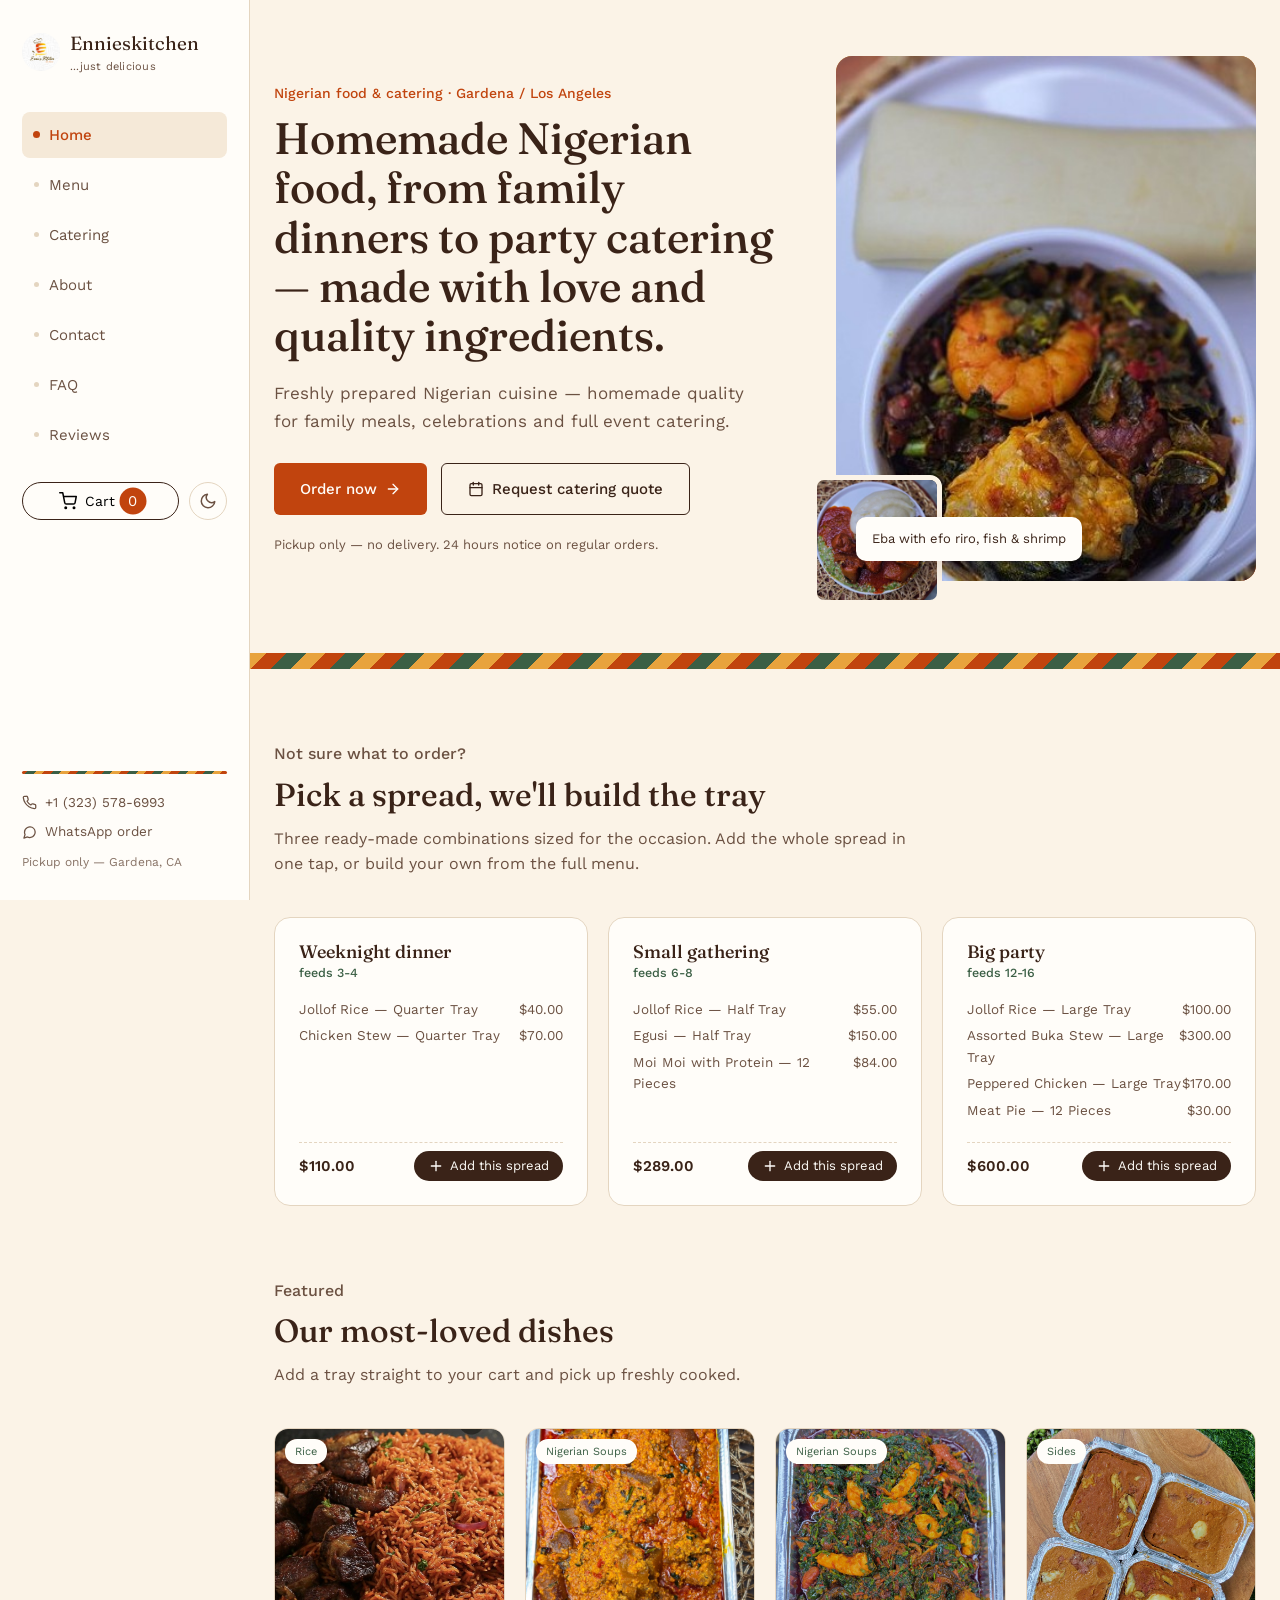
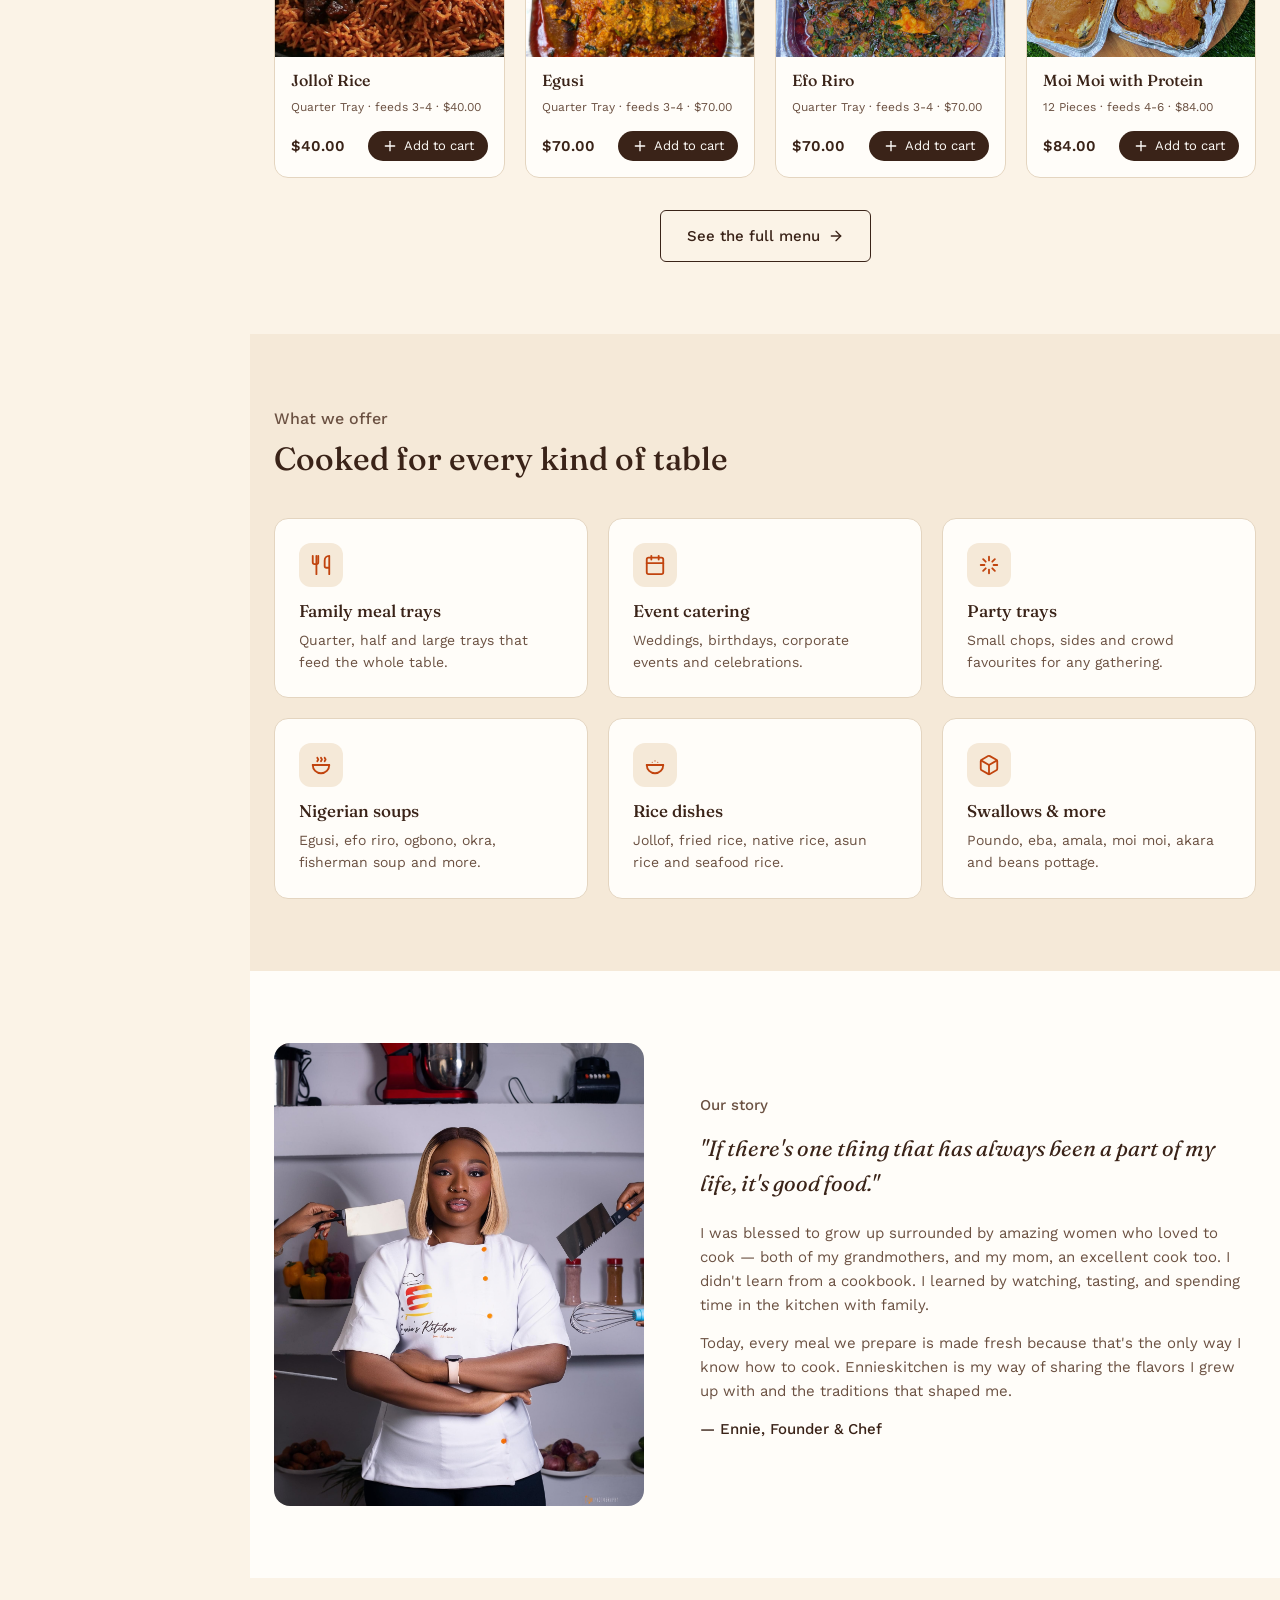
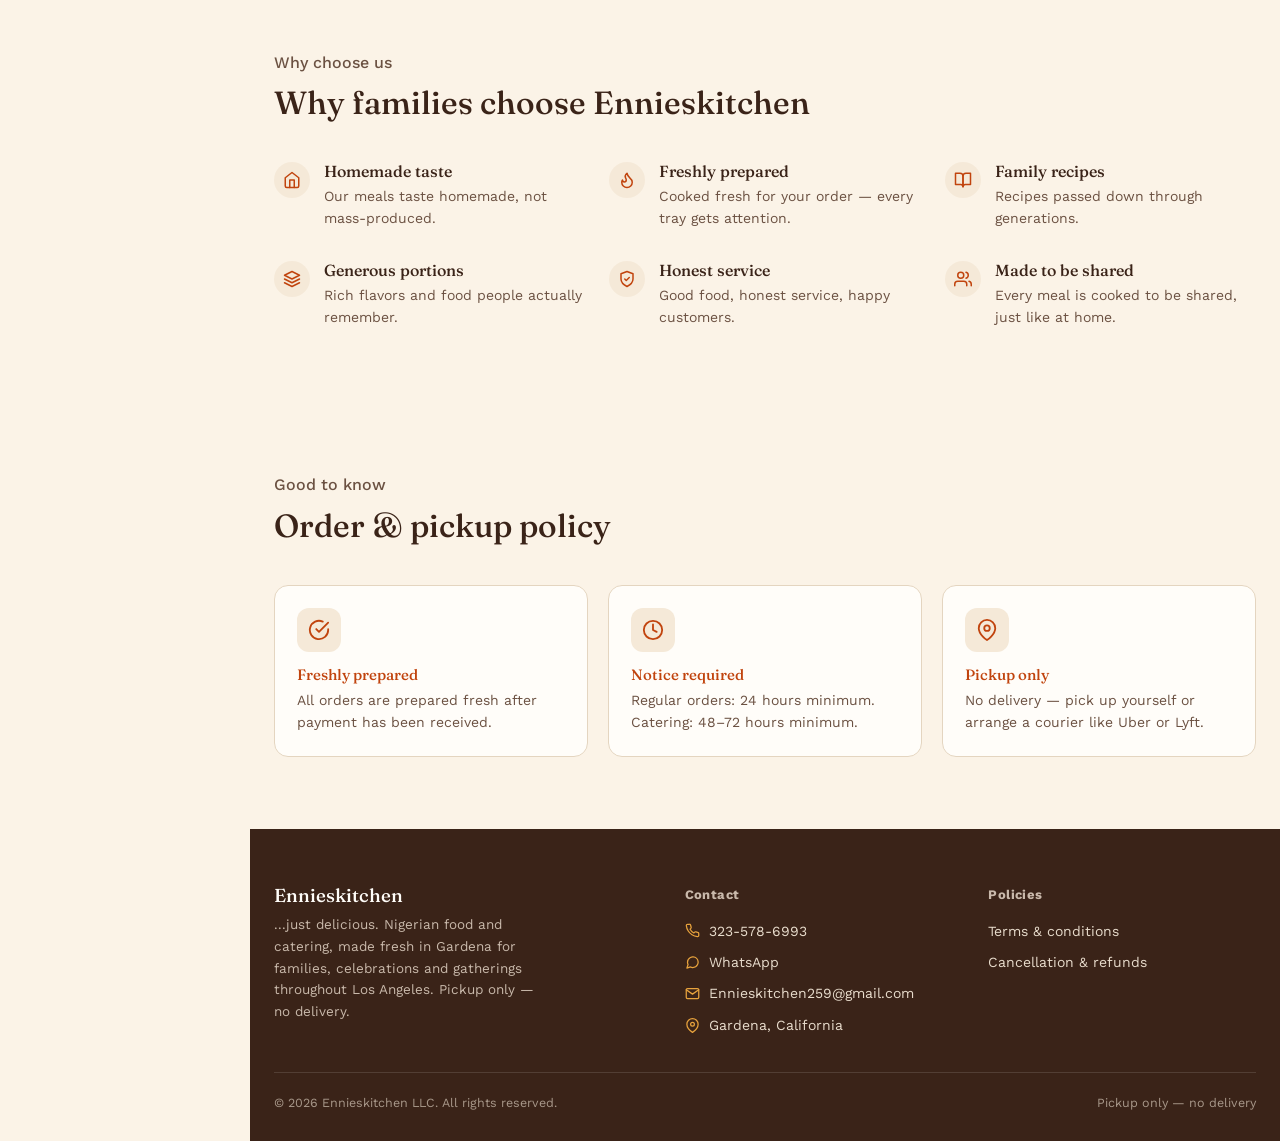
<file: index.html>
<!DOCTYPE html>
<html lang="en">
<head>
<meta charset="UTF-8">
<script>(function(){try{var t=localStorage.getItem('ennieskitchen_theme');if(t==='light'||t==='dark')document.documentElement.setAttribute('data-theme',t);}catch(e){}})();</script>
<meta name="viewport" content="width=device-width, initial-scale=1.0">
<link rel="icon" href="/favicon.ico" sizes="48x48">
<link rel="icon" type="image/png" sizes="192x192" href="/images/favicon-192.png">
<link rel="apple-touch-icon" href="/images/favicon-192.png">
<title>Ennieskitchen — Nigerian Food & Catering in Gardena, LA</title>
<meta name="description" content="Ennieskitchen serves Nigerian food and catering, made fresh in Gardena for families, celebrations and gatherings throughout Los Angeles, CA — jollof rice, egusi, party trays and full event catering.">
<link rel="canonical" href="https://eatwithennieskitchen.com/">
<meta property="og:type" content="website">
<meta property="og:site_name" content="Ennieskitchen">
<meta property="og:title" content="Ennieskitchen — Nigerian Food & Catering in Gardena, LA">
<meta property="og:description" content="Nigerian food and catering, made fresh in Gardena for families, celebrations and gatherings throughout Los Angeles, CA.">
<meta property="og:url" content="https://eatwithennieskitchen.com/">
<meta property="og:image" content="https://eatwithennieskitchen.com/images/logo.jpg">
<meta property="og:locale" content="en_US">
<meta name="twitter:card" content="summary_large_image">
<meta name="twitter:title" content="Ennieskitchen — Nigerian Food & Catering in Gardena, LA">
<meta name="twitter:description" content="Nigerian food and catering, made fresh in Gardena for families, celebrations and gatherings throughout Los Angeles, CA.">
<meta name="twitter:image" content="https://eatwithennieskitchen.com/images/logo.jpg">
<script type="application/ld+json">
{
  "@context": "https://schema.org",
  "@type": "Restaurant",
  "name": "Ennieskitchen",
  "alternateName": "Ennie's Kitchen",
  "image": "https://eatwithennieskitchen.com/images/logo.jpg",
  "logo": "https://eatwithennieskitchen.com/images/logo.jpg",
  "url": "https://eatwithennieskitchen.com/",
  "telephone": "+1-323-578-6993",
  "email": "Ennieskitchen259@gmail.com",
  "servesCuisine": ["Nigerian", "African"],
  "priceRange": "$$",
  "address": {
    "@type": "PostalAddress",
    "addressLocality": "Gardena",
    "addressRegion": "CA",
    "addressCountry": "US"
  },
  "areaServed": [
    { "@type": "City", "name": "Gardena" },
    { "@type": "City", "name": "Los Angeles" },
    { "@type": "AdministrativeArea", "name": "South Bay, Los Angeles" }
  ],
  "hasMenu": "https://eatwithennieskitchen.com/menu.html",
  "acceptsReservations": "False",
  "menu": "https://eatwithennieskitchen.com/menu.html"
}
</script>
<link rel="preconnect" href="https://fonts.googleapis.com">
<link rel="preconnect" href="https://fonts.gstatic.com" crossorigin>
<link href="https://fonts.googleapis.com/css2?family=Fraunces:ital,wght@0,400;0,500;0,600;1,500&family=Work+Sans:wght@400;500;600&display=swap" rel="stylesheet">
<link rel="stylesheet" href="css/style.css?v=20261106">
</head>
<body>

<aside class="sidebar" id="sidebar">
  <a href="index.html" class="brand">
    <div class="brand-mark"><img src="images/logo.jpg" alt="Ennieskitchen logo"></div>
    <div class="brand-text">Ennieskitchen<small>...just delicious</small></div>
  </a>
  <nav id="mainnav">
    <a href="index.html" class="active"><span class="nav-dot"></span>Home</a>
    <a href="menu.html"><span class="nav-dot"></span>Menu</a>
    <a href="catering.html"><span class="nav-dot"></span>Catering</a>
    <a href="about.html"><span class="nav-dot"></span>About</a>
    <a href="contact.html"><span class="nav-dot"></span>Contact</a>
    <a href="faq.html"><span class="nav-dot"></span>FAQ</a>
    <a href="reviews.html"><span class="nav-dot"></span>Reviews</a>
  </nav>
  <div class="sidebar-actions">
    <button class="cart-btn sidebar-cart" onclick="openCart()">
      <svg width="18" height="18" viewBox="0 0 24 24" fill="none" stroke="currentColor" stroke-width="2" stroke-linecap="round" stroke-linejoin="round" aria-hidden="true"><circle cx="9" cy="21" r="1"></circle><circle cx="20" cy="21" r="1"></circle><path d="M1 1h4l2.68 13.39a2 2 0 0 0 2 1.61h9.72a2 2 0 0 0 2-1.61L23 6H6"></path></svg>
      Cart <span class="cart-count" id="cartCount">0</span>
    </button>
    <button class="theme-toggle" onclick="toggleTheme()" aria-label="Toggle dark mode">
      <svg class="icon-sun" viewBox="0 0 24 24" fill="none" stroke="currentColor" stroke-width="2" stroke-linecap="round" stroke-linejoin="round" aria-hidden="true"><circle cx="12" cy="12" r="5"></circle><line x1="12" y1="1" x2="12" y2="3"></line><line x1="12" y1="21" x2="12" y2="23"></line><line x1="4.22" y1="4.22" x2="5.64" y2="5.64"></line><line x1="18.36" y1="18.36" x2="19.78" y2="19.78"></line><line x1="1" y1="12" x2="3" y2="12"></line><line x1="21" y1="12" x2="23" y2="12"></line><line x1="4.22" y1="19.78" x2="5.64" y2="18.36"></line><line x1="18.36" y1="5.64" x2="19.78" y2="4.22"></line></svg>
      <svg class="icon-moon" viewBox="0 0 24 24" fill="none" stroke="currentColor" stroke-width="2" stroke-linecap="round" stroke-linejoin="round" aria-hidden="true"><path d="M21 12.79A9 9 0 1 1 11.21 3 7 7 0 0 0 21 12.79z"></path></svg>
    </button>
  </div>
  <div class="sidebar-divider" aria-hidden="true"></div>
  <div class="sidebar-contact">
    <a href="tel:+13235786993"><svg viewBox="0 0 24 24" fill="none" stroke="currentColor" stroke-width="2" stroke-linecap="round" stroke-linejoin="round" aria-hidden="true"><path d="M22 16.92v3a2 2 0 0 1-2.18 2 19.79 19.79 0 0 1-8.63-3.07 19.5 19.5 0 0 1-6-6 19.79 19.79 0 0 1-3.07-8.67A2 2 0 0 1 4.11 2h3a2 2 0 0 1 2 1.72c.127.96.361 1.903.7 2.81a2 2 0 0 1-.45 2.11L8.09 9.91a16 16 0 0 0 6 6l1.27-1.27a2 2 0 0 1 2.11-.45c.907.339 1.85.573 2.81.7A2 2 0 0 1 22 16.92z"></path></svg>+1 (323) 578-6993</a>
    <a href="https://wa.me/13235786993" target="_blank"><svg viewBox="0 0 24 24" fill="none" stroke="currentColor" stroke-width="2" stroke-linecap="round" stroke-linejoin="round" aria-hidden="true"><path d="M21 11.5a8.38 8.38 0 0 1-.9 3.8 8.5 8.5 0 0 1-7.6 4.7 8.38 8.38 0 0 1-3.8-.9L3 21l1.9-5.7a8.38 8.38 0 0 1-.9-3.8 8.5 8.5 0 0 1 4.7-7.6 8.38 8.38 0 0 1 3.8-.9h.5a8.48 8.48 0 0 1 8 8v.5z"></path></svg>WhatsApp order</a>
  </div>
  <p class="sidebar-note">Pickup only — Gardena, CA</p>
</aside>

<div class="nav-overlay" id="navOverlay" onclick="closeSidebar()"></div>

<div class="mobile-topbar">
  <button class="hamburger" onclick="openSidebar()" aria-label="Open menu">
    <span></span><span></span><span></span>
  </button>
  <a href="index.html" class="brand" style="gap:8px;">
    <div class="brand-mark" style="width:30px;height:30px;font-size:15px;"><img src="images/logo.jpg" alt="Ennieskitchen logo"></div>
    <div class="brand-text" style="font-size:16px;">Ennieskitchen</div>
  </a>
  <div style="display:flex;align-items:center;gap:8px;">
    <button class="theme-toggle topbar-theme-toggle" onclick="toggleTheme()" aria-label="Toggle dark mode">
      <svg class="icon-sun" viewBox="0 0 24 24" fill="none" stroke="currentColor" stroke-width="2" stroke-linecap="round" stroke-linejoin="round" aria-hidden="true"><circle cx="12" cy="12" r="5"></circle><line x1="12" y1="1" x2="12" y2="3"></line><line x1="12" y1="21" x2="12" y2="23"></line><line x1="4.22" y1="4.22" x2="5.64" y2="5.64"></line><line x1="18.36" y1="18.36" x2="19.78" y2="19.78"></line><line x1="1" y1="12" x2="3" y2="12"></line><line x1="21" y1="12" x2="23" y2="12"></line><line x1="4.22" y1="19.78" x2="5.64" y2="18.36"></line><line x1="18.36" y1="5.64" x2="19.78" y2="4.22"></line></svg>
      <svg class="icon-moon" viewBox="0 0 24 24" fill="none" stroke="currentColor" stroke-width="2" stroke-linecap="round" stroke-linejoin="round" aria-hidden="true"><path d="M21 12.79A9 9 0 1 1 11.21 3 7 7 0 0 0 21 12.79z"></path></svg>
    </button>
    <button class="cart-btn" onclick="openCart()" style="padding:7px 12px;">
      <svg width="17" height="17" viewBox="0 0 24 24" fill="none" stroke="currentColor" stroke-width="2" stroke-linecap="round" stroke-linejoin="round" aria-hidden="true"><circle cx="9" cy="21" r="1"></circle><circle cx="20" cy="21" r="1"></circle><path d="M1 1h4l2.68 13.39a2 2 0 0 0 2 1.61h9.72a2 2 0 0 0 2-1.61L23 6H6"></path></svg>
      <span class="cart-count" id="cartCountMobile">0</span>
    </button>
  </div>
</div>

<main class="main-content" id="mainContent">

  <section class="hero">
    <div class="wrap hero-grid">
      <div>
        <p class="eyebrow">Nigerian food & catering · Gardena / Los Angeles</p>
        <h1>Homemade Nigerian food, from family dinners to party catering — made with love and quality ingredients.</h1>
        <p class="lead">Freshly prepared Nigerian cuisine — homemade quality for family meals, celebrations and full event catering.</p>
        <div class="btn-row">
          <a class="btn btn-primary" href="menu.html">Order now <svg class="icon icon-arrow" viewBox="0 0 24 24" fill="none" stroke="currentColor" stroke-width="2" stroke-linecap="round" stroke-linejoin="round" aria-hidden="true"><line x1="5" y1="12" x2="19" y2="12"></line><polyline points="12 5 19 12 12 19"></polyline></svg></a>
          <a class="btn btn-outline" href="catering.html"><svg class="icon icon-bump" viewBox="0 0 24 24" fill="none" stroke="currentColor" stroke-width="2" stroke-linecap="round" stroke-linejoin="round" aria-hidden="true"><rect x="3" y="4" width="18" height="18" rx="2"></rect><line x1="16" y1="2" x2="16" y2="6"></line><line x1="8" y1="2" x2="8" y2="6"></line><line x1="3" y1="10" x2="21" y2="10"></line></svg> Request catering quote</a>
        </div>
        <p class="hero-note">Pickup only — no delivery. 24 hours notice on regular orders.</p>
      </div>
      <div class="hero-photos">
        <div class="hero-photo-main">
          <img src="images/hero.jpg" alt="Eba with efo riro, fish and shrimp">
          <div class="hero-photo-tag">Eba with efo riro, fish & shrimp</div>
        </div>
        <div class="hero-photo-small"><img src="images/poundo-okro-hero-small.jpg" alt="Poundo with okra soup"></div>
      </div>
    </div>
  </section>

  <div class="ankara-divider" aria-hidden="true"></div>

  <section>
    <div class="wrap">
      <div class="section-head">
        <p class="eyebrow">Not sure what to order?</p>
        <h2>Pick a spread, we'll build the tray</h2>
        <p>Three ready-made combinations sized for the occasion. Add the whole spread in one tap, or build your own from the full menu.</p>
      </div>
      <div class="spread-grid" id="spreadGrid"></div>
    </div>
  </section>

  <section style="padding-top:0;">
    <div class="wrap">
      <div class="section-head">
        <p class="eyebrow">Featured</p>
        <h2>Our most-loved dishes</h2>
        <p>Add a tray straight to your cart and pick up freshly cooked.</p>
      </div>
      <div class="dish-grid" id="featuredGrid"></div>
      <div style="margin-top:32px;text-align:center;">
        <a class="btn btn-outline" href="menu.html">See the full menu <svg class="icon icon-arrow" viewBox="0 0 24 24" fill="none" stroke="currentColor" stroke-width="2" stroke-linecap="round" stroke-linejoin="round" aria-hidden="true"><line x1="5" y1="12" x2="19" y2="12"></line><polyline points="12 5 19 12 12 19"></polyline></svg></a>
      </div>
    </div>
  </section>

  <section style="background:var(--cream-2);">
    <div class="wrap">
      <div class="section-head">
        <p class="eyebrow">What we offer</p>
        <h2>Cooked for every kind of table</h2>
      </div>
      <div class="offer-grid">
        <div class="offer-card">
          <div class="icon-badge"><svg viewBox="0 0 24 24" fill="none" stroke="currentColor" stroke-width="2" stroke-linecap="round" stroke-linejoin="round" aria-hidden="true"><path d="M3 2v7c0 1.1.9 2 2 2h2a2 2 0 0 0 2-2V2"></path><path d="M7 2v20"></path><path d="M21 15V2a5 5 0 0 0-5 5v6c0 1.1.9 2 2 2h3zm0 0v7"></path></svg></div>
          <h4>Family meal trays</h4><p>Quarter, half and large trays that feed the whole table.</p>
        </div>
        <div class="offer-card">
          <div class="icon-badge"><svg viewBox="0 0 24 24" fill="none" stroke="currentColor" stroke-width="2" stroke-linecap="round" stroke-linejoin="round" aria-hidden="true"><rect x="3" y="4" width="18" height="18" rx="2"></rect><line x1="16" y1="2" x2="16" y2="6"></line><line x1="8" y1="2" x2="8" y2="6"></line><line x1="3" y1="10" x2="21" y2="10"></line></svg></div>
          <h4>Event catering</h4><p>Weddings, birthdays, corporate events and celebrations.</p>
        </div>
        <div class="offer-card">
          <div class="icon-badge"><svg viewBox="0 0 24 24" fill="none" stroke="currentColor" stroke-width="2" stroke-linecap="round" stroke-linejoin="round" aria-hidden="true"><path d="M12 3v4M12 17v4M3 12h4M17 12h4M5.6 5.6l2.8 2.8M15.6 15.6l2.8 2.8M18.4 5.6l-2.8 2.8M8.4 15.6l-2.8 2.8"></path></svg></div>
          <h4>Party trays</h4><p>Small chops, sides and crowd favourites for any gathering.</p>
        </div>
        <div class="offer-card">
          <div class="icon-badge"><svg viewBox="0 0 24 24" fill="none" stroke="currentColor" stroke-width="2" stroke-linecap="round" stroke-linejoin="round" aria-hidden="true"><path d="M3 12a9 9 0 0 0 18 0"></path><line x1="3" y1="12" x2="21" y2="12"></line><path d="M8 8c0-1 1-1 1-2s-1-1-1-2"></path><path d="M12 8c0-1 1-1 1-2s-1-1-1-2"></path><path d="M16 8c0-1 1-1 1-2s-1-1-1-2"></path></svg></div>
          <h4>Nigerian soups</h4><p>Egusi, efo riro, ogbono, okra, fisherman soup and more.</p>
        </div>
        <div class="offer-card">
          <div class="icon-badge"><svg viewBox="0 0 24 24" fill="none" stroke="currentColor" stroke-width="2" stroke-linecap="round" stroke-linejoin="round" aria-hidden="true"><path d="M3 12a9 9 0 0 0 18 0"></path><line x1="3" y1="12" x2="21" y2="12"></line><circle cx="9" cy="9" r="0.6" fill="currentColor" stroke="none"></circle><circle cx="12" cy="7.5" r="0.6" fill="currentColor" stroke="none"></circle><circle cx="15" cy="9" r="0.6" fill="currentColor" stroke="none"></circle></svg></div>
          <h4>Rice dishes</h4><p>Jollof, fried rice, native rice, asun rice and seafood rice.</p>
        </div>
        <div class="offer-card">
          <div class="icon-badge"><svg viewBox="0 0 24 24" fill="none" stroke="currentColor" stroke-width="2" stroke-linecap="round" stroke-linejoin="round" aria-hidden="true"><path d="M21 16V8a2 2 0 0 0-1-1.73l-7-4a2 2 0 0 0-2 0l-7 4A2 2 0 0 0 3 8v8a2 2 0 0 0 1 1.73l7 4a2 2 0 0 0 2 0l7-4A2 2 0 0 0 21 16z"></path><polyline points="3.27 6.96 12 12.01 20.73 6.96"></polyline><line x1="12" y1="22.08" x2="12" y2="12"></line></svg></div>
          <h4>Swallows & more</h4><p>Poundo, eba, amala, moi moi, akara and beans pottage.</p>
        </div>
      </div>
    </div>
  </section>

  <section class="story">
    <div class="wrap story-grid">
      <div class="story-photo"><img src="images/founder-story.jpg" alt="Ennie, founder and chef of Ennieskitchen"></div>
      <div>
        <p class="eyebrow">Our story</p>
        <blockquote>"If there's one thing that has always been a part of my life, it's good food."</blockquote>
        <p>I was blessed to grow up surrounded by amazing women who loved to cook — both of my grandmothers, and my mom, an excellent cook too. I didn't learn from a cookbook. I learned by watching, tasting, and spending time in the kitchen with family.</p>
        <p>Today, every meal we prepare is made fresh because that's the only way I know how to cook. Ennieskitchen is my way of sharing the flavors I grew up with and the traditions that shaped me.</p>
        <p style="font-weight:500;color:var(--ink);">— Ennie, Founder & Chef</p>
      </div>
    </div>
  </section>

  <section>
    <div class="wrap">
      <div class="section-head">
        <p class="eyebrow">Why choose us</p>
        <h2>Why families choose Ennieskitchen</h2>
      </div>
      <div class="why-grid">
        <div class="why-item"><div class="why-num"><svg viewBox="0 0 24 24" fill="none" stroke="currentColor" stroke-width="2" stroke-linecap="round" stroke-linejoin="round" aria-hidden="true"><path d="M3 9l9-7 9 7v11a2 2 0 0 1-2 2H5a2 2 0 0 1-2-2z"></path><polyline points="9 22 9 12 15 12 15 22"></polyline></svg></div><div><h4>Homemade taste</h4><p>Our meals taste homemade, not mass-produced.</p></div></div>
        <div class="why-item"><div class="why-num"><svg viewBox="0 0 24 24" fill="none" stroke="currentColor" stroke-width="2" stroke-linecap="round" stroke-linejoin="round" aria-hidden="true"><path d="M8.5 14.5A2.5 2.5 0 0 0 11 12c0-1.38-.5-2-1-3-1.072-2.143-.224-4.054 2-6 .5 2.5 2 4.9 4 6.5 2 1.6 3 3.5 3 5.5a7 7 0 1 1-14 0c0-1.153.433-2.294 1-3a2.5 2.5 0 0 0 2.5 2.5z"></path></svg></div><div><h4>Freshly prepared</h4><p>Cooked fresh for your order — every tray gets attention.</p></div></div>
        <div class="why-item"><div class="why-num"><svg viewBox="0 0 24 24" fill="none" stroke="currentColor" stroke-width="2" stroke-linecap="round" stroke-linejoin="round" aria-hidden="true"><path d="M2 3h6a4 4 0 0 1 4 4v14a3 3 0 0 0-3-3H2z"></path><path d="M22 3h-6a4 4 0 0 0-4 4v14a3 3 0 0 1 3-3h7z"></path></svg></div><div><h4>Family recipes</h4><p>Recipes passed down through generations.</p></div></div>
        <div class="why-item"><div class="why-num"><svg viewBox="0 0 24 24" fill="none" stroke="currentColor" stroke-width="2" stroke-linecap="round" stroke-linejoin="round" aria-hidden="true"><polygon points="12 2 2 7 12 12 22 7 12 2"></polygon><polyline points="2 17 12 22 22 17"></polyline><polyline points="2 12 12 17 22 12"></polyline></svg></div><div><h4>Generous portions</h4><p>Rich flavors and food people actually remember.</p></div></div>
        <div class="why-item"><div class="why-num"><svg viewBox="0 0 24 24" fill="none" stroke="currentColor" stroke-width="2" stroke-linecap="round" stroke-linejoin="round" aria-hidden="true"><path d="M12 22s8-4 8-10V5l-8-3-8 3v7c0 6 8 10 8 10z"></path><polyline points="9 12 11 14 15 10"></polyline></svg></div><div><h4>Honest service</h4><p>Good food, honest service, happy customers.</p></div></div>
        <div class="why-item"><div class="why-num"><svg viewBox="0 0 24 24" fill="none" stroke="currentColor" stroke-width="2" stroke-linecap="round" stroke-linejoin="round" aria-hidden="true"><path d="M17 21v-2a4 4 0 0 0-4-4H5a4 4 0 0 0-4 4v2"></path><circle cx="9" cy="7" r="4"></circle><path d="M23 21v-2a4 4 0 0 0-3-3.87"></path><path d="M16 3.13a4 4 0 0 1 0 7.75"></path></svg></div><div><h4>Made to be shared</h4><p>Every meal is cooked to be shared, just like at home.</p></div></div>
      </div>
    </div>
  </section>

  <section>
    <div class="wrap">
      <div class="section-head">
        <p class="eyebrow">Good to know</p>
        <h2>Order & pickup policy</h2>
      </div>
      <div class="policy-strip">
        <div class="policy-card">
          <div class="icon-badge"><svg viewBox="0 0 24 24" fill="none" stroke="currentColor" stroke-width="2" stroke-linecap="round" stroke-linejoin="round" aria-hidden="true"><path d="M22 11.08V12a10 10 0 1 1-5.93-9.14"></path><polyline points="22 4 12 14.01 9 11.01"></polyline></svg></div>
          <h4>Freshly prepared</h4><p>All orders are prepared fresh after payment has been received.</p>
        </div>
        <div class="policy-card">
          <div class="icon-badge"><svg viewBox="0 0 24 24" fill="none" stroke="currentColor" stroke-width="2" stroke-linecap="round" stroke-linejoin="round" aria-hidden="true"><circle cx="12" cy="12" r="10"></circle><polyline points="12 6 12 12 16 14"></polyline></svg></div>
          <h4>Notice required</h4><p>Regular orders: 24 hours minimum. Catering: 48–72 hours minimum.</p>
        </div>
        <div class="policy-card">
          <div class="icon-badge"><svg viewBox="0 0 24 24" fill="none" stroke="currentColor" stroke-width="2" stroke-linecap="round" stroke-linejoin="round" aria-hidden="true"><path d="M21 10c0 7-9 13-9 13s-9-6-9-13a9 9 0 0 1 18 0z"></path><circle cx="12" cy="10" r="3"></circle></svg></div>
          <h4>Pickup only</h4><p>No delivery — pick up yourself or arrange a courier like Uber or Lyft.</p>
        </div>
      </div>
    </div>
  </section>

  <footer>
    <div class="wrap">
      <div class="footer-grid">
        <div class="footer-brand">
          <h3>Ennieskitchen</h3>
          <p>...just delicious. Nigerian food and catering, made fresh in Gardena for families, celebrations and gatherings throughout Los Angeles. Pickup only — no delivery.</p>
        </div>
        <div>
          <h5>Contact</h5>
          <ul>
            <li><a href="tel:+13235786993"><svg viewBox="0 0 24 24" fill="none" stroke="currentColor" stroke-width="2" stroke-linecap="round" stroke-linejoin="round" aria-hidden="true"><path d="M22 16.92v3a2 2 0 0 1-2.18 2 19.79 19.79 0 0 1-8.63-3.07 19.5 19.5 0 0 1-6-6 19.79 19.79 0 0 1-3.07-8.67A2 2 0 0 1 4.11 2h3a2 2 0 0 1 2 1.72c.127.96.361 1.903.7 2.81a2 2 0 0 1-.45 2.11L8.09 9.91a16 16 0 0 0 6 6l1.27-1.27a2 2 0 0 1 2.11-.45c.907.339 1.85.573 2.81.7A2 2 0 0 1 22 16.92z"></path></svg>323-578-6993</a></li>
            <li><a href="https://wa.me/13235786993"><svg viewBox="0 0 24 24" fill="none" stroke="currentColor" stroke-width="2" stroke-linecap="round" stroke-linejoin="round" aria-hidden="true"><path d="M21 11.5a8.38 8.38 0 0 1-.9 3.8 8.5 8.5 0 0 1-7.6 4.7 8.38 8.38 0 0 1-3.8-.9L3 21l1.9-5.7a8.38 8.38 0 0 1-.9-3.8 8.5 8.5 0 0 1 4.7-7.6 8.38 8.38 0 0 1 3.8-.9h.5a8.48 8.48 0 0 1 8 8v.5z"></path></svg>WhatsApp</a></li>
            <li><a href="mailto:Ennieskitchen259@gmail.com"><svg viewBox="0 0 24 24" fill="none" stroke="currentColor" stroke-width="2" stroke-linecap="round" stroke-linejoin="round" aria-hidden="true"><path d="M4 4h16c1.1 0 2 .9 2 2v12c0 1.1-.9 2-2 2H4c-1.1 0-2-.9-2-2V6c0-1.1.9-2 2-2z"></path><polyline points="22,6 12,13 2,6"></polyline></svg>Ennieskitchen259@gmail.com</a></li>
            <li><svg viewBox="0 0 24 24" fill="none" stroke="currentColor" stroke-width="2" stroke-linecap="round" stroke-linejoin="round" aria-hidden="true"><path d="M21 10c0 7-9 13-9 13s-9-6-9-13a9 9 0 0 1 18 0z"></path><circle cx="12" cy="10" r="3"></circle></svg>Gardena, California</li>
          </ul>
        </div>
        <div>
          <h5>Policies</h5>
          <ul>
            <li><a href="terms.html">Terms & conditions</a></li>
            <li><a href="cancellation-refunds.html">Cancellation & refunds</a></li>
          </ul>
        </div>
      </div>
      <div class="footer-bottom">
        <span>© 2026 Ennieskitchen LLC. All rights reserved.</span>
        <span>Pickup only — no delivery</span>
      </div>
    </div>
  </footer>
</main>

<div class="overlay" id="overlay" onclick="closeCart()"></div>
<div class="drawer" id="drawer">
  <div class="drawer-head">
    <h3><svg width="18" height="18" viewBox="0 0 24 24" fill="none" stroke="currentColor" stroke-width="2" stroke-linecap="round" stroke-linejoin="round" style="vertical-align:-3px;margin-right:6px" aria-hidden="true"><circle cx="9" cy="21" r="1"></circle><circle cx="20" cy="21" r="1"></circle><path d="M1 1h4l2.68 13.39a2 2 0 0 0 2 1.61h9.72a2 2 0 0 0 2-1.61L23 6H6"></path></svg>Your cart</h3>
    <button class="drawer-close" onclick="closeCart()">&times;</button>
  </div>
  <div class="drawer-items" id="drawerItems"></div>
  <div class="drawer-foot" id="drawerFoot">
    <div class="total-row"><span>Subtotal</span><span id="drawerTotal">$0.00</span></div>
    <button class="btn btn-primary" onclick="goCheckout()">Checkout <svg class="icon icon-arrow" viewBox="0 0 24 24" fill="none" stroke="currentColor" stroke-width="2" stroke-linecap="round" stroke-linejoin="round" aria-hidden="true"><line x1="5" y1="12" x2="19" y2="12"></line><polyline points="12 5 19 12 12 19"></polyline></svg></button>
    <p class="drawer-note">Tax calculated at checkout. Pay by Zelle, PayPal QR or card.</p>
  </div>
</div>

<script src="js/data.js?v=20261106"></script>
<script src="js/cart.js?v=20261106"></script>
<script src="js/nav.js?v=20261106"></script>
<script src="js/theme.js?v=20261106"></script>
<script src="js/home.js?v=20261106"></script>
</body>
</html>
</file>
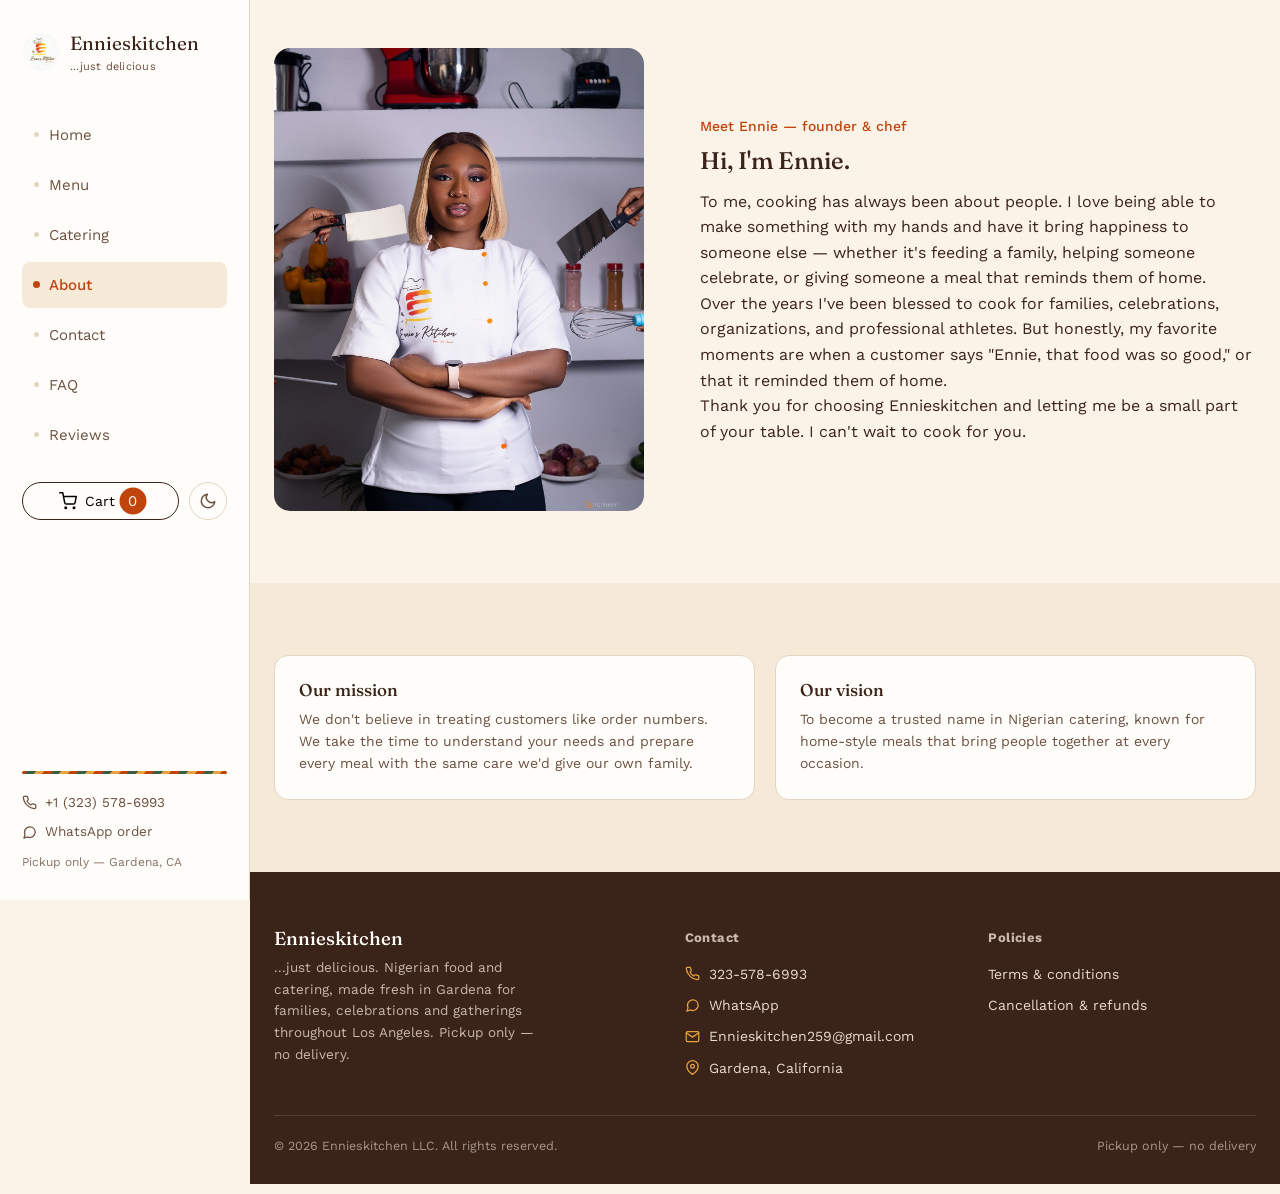
<file: about.html>
<!DOCTYPE html>
<html lang="en">
<head>
<meta charset="UTF-8">
<script>(function(){try{var t=localStorage.getItem('ennieskitchen_theme');if(t==='light'||t==='dark')document.documentElement.setAttribute('data-theme',t);}catch(e){}})();</script>
<meta name="viewport" content="width=device-width, initial-scale=1.0">
<link rel="icon" href="/favicon.ico" sizes="48x48">
<link rel="icon" type="image/png" sizes="192x192" href="/images/favicon-192.png">
<link rel="apple-touch-icon" href="/images/favicon-192.png">
<title>About — Ennieskitchen | Nigerian Food & Catering, Gardena CA</title>
<meta name="description" content="Meet Ennie, founder and chef of Ennieskitchen — bringing homemade Nigerian food and catering to Gardena and the greater Los Angeles area.">
<link rel="canonical" href="https://eatwithennieskitchen.com/about.html">
<meta property="og:type" content="website">
<meta property="og:site_name" content="Ennieskitchen">
<meta property="og:title" content="About — Ennieskitchen | Nigerian Food & Catering, Gardena CA">
<meta property="og:description" content="Meet Ennie, founder and chef of Ennieskitchen — bringing homemade Nigerian food and catering to Gardena and the greater Los Angeles area.">
<meta property="og:url" content="https://eatwithennieskitchen.com/about.html">
<meta property="og:image" content="https://eatwithennieskitchen.com/images/founder-story.jpg">
<meta property="og:locale" content="en_US">
<meta name="twitter:card" content="summary_large_image">
<meta name="twitter:title" content="About — Ennieskitchen | Nigerian Food & Catering, Gardena CA">
<meta name="twitter:description" content="Meet Ennie, founder and chef of Ennieskitchen — bringing homemade Nigerian food and catering to Gardena and the greater Los Angeles area.">
<meta name="twitter:image" content="https://eatwithennieskitchen.com/images/founder-story.jpg">
<link rel="preconnect" href="https://fonts.googleapis.com">
<link rel="preconnect" href="https://fonts.gstatic.com" crossorigin>
<link href="https://fonts.googleapis.com/css2?family=Fraunces:ital,wght@0,400;0,500;0,600;1,500&family=Work+Sans:wght@400;500;600&display=swap" rel="stylesheet">
<link rel="stylesheet" href="css/style.css?v=20261106">
</head>
<body>

<aside class="sidebar" id="sidebar">
  <a href="index.html" class="brand">
    <div class="brand-mark"><img src="images/logo.jpg" alt="Ennieskitchen logo"></div>
    <div class="brand-text">Ennieskitchen<small>...just delicious</small></div>
  </a>
  <nav id="mainnav">
    <a href="index.html"><span class="nav-dot"></span>Home</a>
    <a href="menu.html"><span class="nav-dot"></span>Menu</a>
    <a href="catering.html"><span class="nav-dot"></span>Catering</a>
    <a href="about.html" class="active"><span class="nav-dot"></span>About</a>
    <a href="contact.html"><span class="nav-dot"></span>Contact</a>
    <a href="faq.html"><span class="nav-dot"></span>FAQ</a>
    <a href="reviews.html"><span class="nav-dot"></span>Reviews</a>
  </nav>
  <div class="sidebar-actions">
    <button class="cart-btn sidebar-cart" onclick="openCart()">
      <svg width="18" height="18" viewBox="0 0 24 24" fill="none" stroke="currentColor" stroke-width="2" stroke-linecap="round" stroke-linejoin="round" aria-hidden="true"><circle cx="9" cy="21" r="1"></circle><circle cx="20" cy="21" r="1"></circle><path d="M1 1h4l2.68 13.39a2 2 0 0 0 2 1.61h9.72a2 2 0 0 0 2-1.61L23 6H6"></path></svg>
      Cart <span class="cart-count" id="cartCount">0</span>
    </button>
    <button class="theme-toggle" onclick="toggleTheme()" aria-label="Toggle dark mode">
      <svg class="icon-sun" viewBox="0 0 24 24" fill="none" stroke="currentColor" stroke-width="2" stroke-linecap="round" stroke-linejoin="round" aria-hidden="true"><circle cx="12" cy="12" r="5"></circle><line x1="12" y1="1" x2="12" y2="3"></line><line x1="12" y1="21" x2="12" y2="23"></line><line x1="4.22" y1="4.22" x2="5.64" y2="5.64"></line><line x1="18.36" y1="18.36" x2="19.78" y2="19.78"></line><line x1="1" y1="12" x2="3" y2="12"></line><line x1="21" y1="12" x2="23" y2="12"></line><line x1="4.22" y1="19.78" x2="5.64" y2="18.36"></line><line x1="18.36" y1="5.64" x2="19.78" y2="4.22"></line></svg>
      <svg class="icon-moon" viewBox="0 0 24 24" fill="none" stroke="currentColor" stroke-width="2" stroke-linecap="round" stroke-linejoin="round" aria-hidden="true"><path d="M21 12.79A9 9 0 1 1 11.21 3 7 7 0 0 0 21 12.79z"></path></svg>
    </button>
  </div>
  <div class="sidebar-divider" aria-hidden="true"></div>
  <div class="sidebar-contact">
    <a href="tel:+13235786993"><svg viewBox="0 0 24 24" fill="none" stroke="currentColor" stroke-width="2" stroke-linecap="round" stroke-linejoin="round" aria-hidden="true"><path d="M22 16.92v3a2 2 0 0 1-2.18 2 19.79 19.79 0 0 1-8.63-3.07 19.5 19.5 0 0 1-6-6 19.79 19.79 0 0 1-3.07-8.67A2 2 0 0 1 4.11 2h3a2 2 0 0 1 2 1.72c.127.96.361 1.903.7 2.81a2 2 0 0 1-.45 2.11L8.09 9.91a16 16 0 0 0 6 6l1.27-1.27a2 2 0 0 1 2.11-.45c.907.339 1.85.573 2.81.7A2 2 0 0 1 22 16.92z"></path></svg>+1 (323) 578-6993</a>
    <a href="https://wa.me/13235786993" target="_blank"><svg viewBox="0 0 24 24" fill="none" stroke="currentColor" stroke-width="2" stroke-linecap="round" stroke-linejoin="round" aria-hidden="true"><path d="M21 11.5a8.38 8.38 0 0 1-.9 3.8 8.5 8.5 0 0 1-7.6 4.7 8.38 8.38 0 0 1-3.8-.9L3 21l1.9-5.7a8.38 8.38 0 0 1-.9-3.8 8.5 8.5 0 0 1 4.7-7.6 8.38 8.38 0 0 1 3.8-.9h.5a8.48 8.48 0 0 1 8 8v.5z"></path></svg>WhatsApp order</a>
  </div>
  <p class="sidebar-note">Pickup only — Gardena, CA</p>
</aside>

<div class="nav-overlay" id="navOverlay" onclick="closeSidebar()"></div>

<div class="mobile-topbar">
  <button class="hamburger" onclick="openSidebar()" aria-label="Open menu">
    <span></span><span></span><span></span>
  </button>
  <a href="index.html" class="brand" style="gap:8px;">
    <div class="brand-mark" style="width:30px;height:30px;font-size:15px;"><img src="images/logo.jpg" alt="Ennieskitchen logo"></div>
    <div class="brand-text" style="font-size:16px;">Ennieskitchen</div>
  </a>
  <div style="display:flex;align-items:center;gap:8px;">
    <button class="theme-toggle topbar-theme-toggle" onclick="toggleTheme()" aria-label="Toggle dark mode">
      <svg class="icon-sun" viewBox="0 0 24 24" fill="none" stroke="currentColor" stroke-width="2" stroke-linecap="round" stroke-linejoin="round" aria-hidden="true"><circle cx="12" cy="12" r="5"></circle><line x1="12" y1="1" x2="12" y2="3"></line><line x1="12" y1="21" x2="12" y2="23"></line><line x1="4.22" y1="4.22" x2="5.64" y2="5.64"></line><line x1="18.36" y1="18.36" x2="19.78" y2="19.78"></line><line x1="1" y1="12" x2="3" y2="12"></line><line x1="21" y1="12" x2="23" y2="12"></line><line x1="4.22" y1="19.78" x2="5.64" y2="18.36"></line><line x1="18.36" y1="5.64" x2="19.78" y2="4.22"></line></svg>
      <svg class="icon-moon" viewBox="0 0 24 24" fill="none" stroke="currentColor" stroke-width="2" stroke-linecap="round" stroke-linejoin="round" aria-hidden="true"><path d="M21 12.79A9 9 0 1 1 11.21 3 7 7 0 0 0 21 12.79z"></path></svg>
    </button>
    <button class="cart-btn" onclick="openCart()" style="padding:7px 12px;">
      <svg width="17" height="17" viewBox="0 0 24 24" fill="none" stroke="currentColor" stroke-width="2" stroke-linecap="round" stroke-linejoin="round" aria-hidden="true"><circle cx="9" cy="21" r="1"></circle><circle cx="20" cy="21" r="1"></circle><path d="M1 1h4l2.68 13.39a2 2 0 0 0 2 1.61h9.72a2 2 0 0 0 2-1.61L23 6H6"></path></svg>
      <span class="cart-count" id="cartCountMobile">0</span>
    </button>
  </div>
</div>

<main class="main-content" id="mainContent">

  <section style="padding-top:48px;">
    <div class="wrap story-grid">
      <div class="story-photo"><img src="images/founder-story.jpg" alt="Ennie, founder and chef of Ennieskitchen"></div>
      <div>
        <p class="eyebrow">Meet Ennie — founder & chef</p>
        <h1 style="margin-bottom:14px;">Hi, I'm Ennie.</h1>
        <p>To me, cooking has always been about people. I love being able to make something with my hands and have it bring happiness to someone else — whether it's feeding a family, helping someone celebrate, or giving someone a meal that reminds them of home.</p>
        <p>Over the years I've been blessed to cook for families, celebrations, organizations, and professional athletes. But honestly, my favorite moments are when a customer says "Ennie, that food was so good," or that it reminded them of home.</p>
        <p>Thank you for choosing Ennieskitchen and letting me be a small part of your table. I can't wait to cook for you.</p>
      </div>
    </div>
  </section>
  <section style="background:var(--cream-2);">
    <div class="wrap offer-grid" style="grid-template-columns:1fr 1fr;">
      <div class="offer-card">
        <h4>Our mission</h4>
        <p>We don't believe in treating customers like order numbers. We take the time to understand your needs and prepare every meal with the same care we'd give our own family.</p>
      </div>
      <div class="offer-card">
        <h4>Our vision</h4>
        <p>To become a trusted name in Nigerian catering, known for home-style meals that bring people together at every occasion.</p>
      </div>
    </div>
  </section>

  <footer>
    <div class="wrap">
      <div class="footer-grid">
        <div class="footer-brand">
          <h3>Ennieskitchen</h3>
          <p>...just delicious. Nigerian food and catering, made fresh in Gardena for families, celebrations and gatherings throughout Los Angeles. Pickup only — no delivery.</p>
        </div>
        <div>
          <h5>Contact</h5>
          <ul>
            <li><a href="tel:+13235786993"><svg viewBox="0 0 24 24" fill="none" stroke="currentColor" stroke-width="2" stroke-linecap="round" stroke-linejoin="round" aria-hidden="true"><path d="M22 16.92v3a2 2 0 0 1-2.18 2 19.79 19.79 0 0 1-8.63-3.07 19.5 19.5 0 0 1-6-6 19.79 19.79 0 0 1-3.07-8.67A2 2 0 0 1 4.11 2h3a2 2 0 0 1 2 1.72c.127.96.361 1.903.7 2.81a2 2 0 0 1-.45 2.11L8.09 9.91a16 16 0 0 0 6 6l1.27-1.27a2 2 0 0 1 2.11-.45c.907.339 1.85.573 2.81.7A2 2 0 0 1 22 16.92z"></path></svg>323-578-6993</a></li>
            <li><a href="https://wa.me/13235786993"><svg viewBox="0 0 24 24" fill="none" stroke="currentColor" stroke-width="2" stroke-linecap="round" stroke-linejoin="round" aria-hidden="true"><path d="M21 11.5a8.38 8.38 0 0 1-.9 3.8 8.5 8.5 0 0 1-7.6 4.7 8.38 8.38 0 0 1-3.8-.9L3 21l1.9-5.7a8.38 8.38 0 0 1-.9-3.8 8.5 8.5 0 0 1 4.7-7.6 8.38 8.38 0 0 1 3.8-.9h.5a8.48 8.48 0 0 1 8 8v.5z"></path></svg>WhatsApp</a></li>
            <li><a href="mailto:Ennieskitchen259@gmail.com"><svg viewBox="0 0 24 24" fill="none" stroke="currentColor" stroke-width="2" stroke-linecap="round" stroke-linejoin="round" aria-hidden="true"><path d="M4 4h16c1.1 0 2 .9 2 2v12c0 1.1-.9 2-2 2H4c-1.1 0-2-.9-2-2V6c0-1.1.9-2 2-2z"></path><polyline points="22,6 12,13 2,6"></polyline></svg>Ennieskitchen259@gmail.com</a></li>
            <li><svg viewBox="0 0 24 24" fill="none" stroke="currentColor" stroke-width="2" stroke-linecap="round" stroke-linejoin="round" aria-hidden="true"><path d="M21 10c0 7-9 13-9 13s-9-6-9-13a9 9 0 0 1 18 0z"></path><circle cx="12" cy="10" r="3"></circle></svg>Gardena, California</li>
          </ul>
        </div>
        <div>
          <h5>Policies</h5>
          <ul>
            <li><a href="terms.html">Terms & conditions</a></li>
            <li><a href="cancellation-refunds.html">Cancellation & refunds</a></li>
          </ul>
        </div>
      </div>
      <div class="footer-bottom">
        <span>© 2026 Ennieskitchen LLC. All rights reserved.</span>
        <span>Pickup only — no delivery</span>
      </div>
    </div>
  </footer>
</main>

<div class="overlay" id="overlay" onclick="closeCart()"></div>
<div class="drawer" id="drawer">
  <div class="drawer-head">
    <h3><svg width="18" height="18" viewBox="0 0 24 24" fill="none" stroke="currentColor" stroke-width="2" stroke-linecap="round" stroke-linejoin="round" style="vertical-align:-3px;margin-right:6px" aria-hidden="true"><circle cx="9" cy="21" r="1"></circle><circle cx="20" cy="21" r="1"></circle><path d="M1 1h4l2.68 13.39a2 2 0 0 0 2 1.61h9.72a2 2 0 0 0 2-1.61L23 6H6"></path></svg>Your cart</h3>
    <button class="drawer-close" onclick="closeCart()">&times;</button>
  </div>
  <div class="drawer-items" id="drawerItems"></div>
  <div class="drawer-foot" id="drawerFoot">
    <div class="total-row"><span>Subtotal</span><span id="drawerTotal">$0.00</span></div>
    <button class="btn btn-primary" onclick="goCheckout()">Checkout <svg class="icon icon-arrow" viewBox="0 0 24 24" fill="none" stroke="currentColor" stroke-width="2" stroke-linecap="round" stroke-linejoin="round" aria-hidden="true"><line x1="5" y1="12" x2="19" y2="12"></line><polyline points="12 5 19 12 12 19"></polyline></svg></button>
    <p class="drawer-note">Tax calculated at checkout. Pay by Zelle, PayPal QR or card.</p>
  </div>
</div>

<script src="js/data.js?v=20261106"></script>
<script src="js/cart.js?v=20261106"></script>
<script src="js/nav.js?v=20261106"></script>
<script src="js/theme.js?v=20261106"></script>
</body>
</html>
</file>
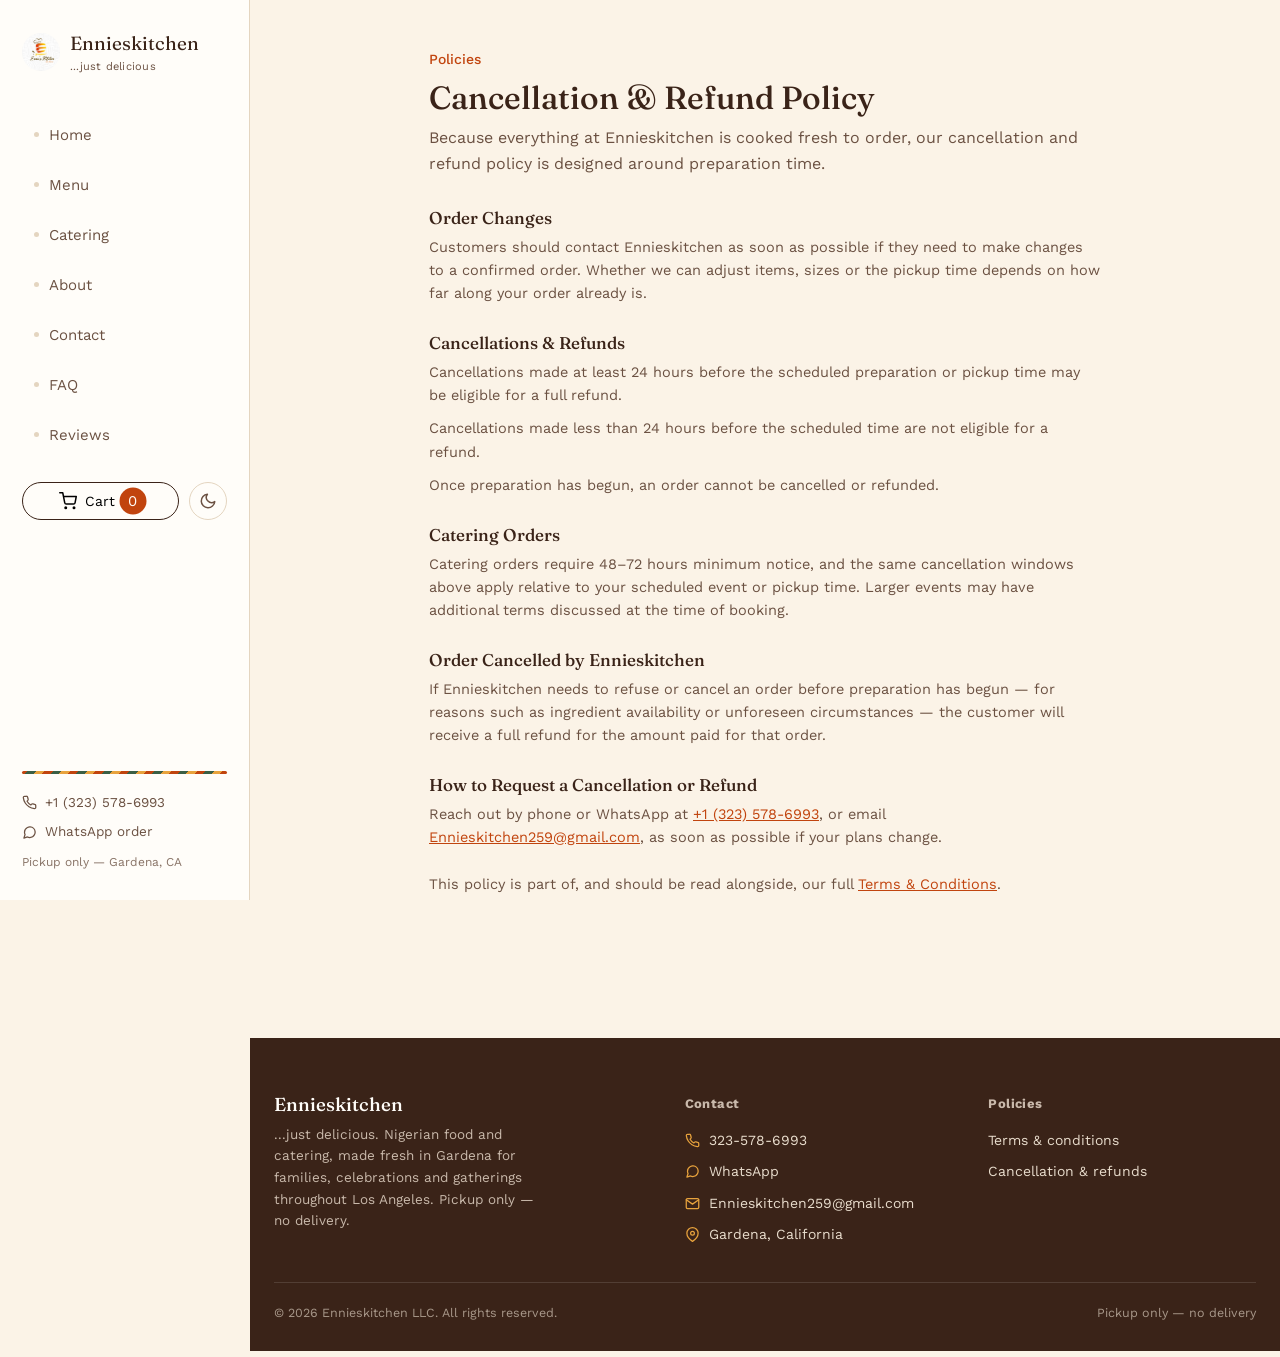
<file: cancellation-refunds.html>
<!DOCTYPE html>
<html lang="en">
<head>
<meta charset="UTF-8">
<script>(function(){try{var t=localStorage.getItem('ennieskitchen_theme');if(t==='light'||t==='dark')document.documentElement.setAttribute('data-theme',t);}catch(e){}})();</script>
<meta name="viewport" content="width=device-width, initial-scale=1.0">
<link rel="icon" href="/favicon.ico" sizes="48x48">
<link rel="icon" type="image/png" sizes="192x192" href="/images/favicon-192.png">
<link rel="apple-touch-icon" href="/images/favicon-192.png">
<title>Cancellation &amp; Refund Policy — Ennieskitchen</title>
<meta name="description" content="Cancellation and refund policy for orders placed with Ennieskitchen in Gardena, CA.">
<link rel="canonical" href="https://eatwithennieskitchen.com/cancellation-refunds.html">
<link rel="preconnect" href="https://fonts.googleapis.com">
<link rel="preconnect" href="https://fonts.gstatic.com" crossorigin>
<link href="https://fonts.googleapis.com/css2?family=Fraunces:ital,wght@0,400;0,500;0,600;1,500&family=Work+Sans:wght@400;500;600&display=swap" rel="stylesheet">
<link rel="stylesheet" href="css/style.css?v=20261106">
</head>
<body>

<aside class="sidebar" id="sidebar">
  <a href="index.html" class="brand">
    <div class="brand-mark"><img src="images/logo.jpg" alt="Ennieskitchen logo"></div>
    <div class="brand-text">Ennieskitchen<small>...just delicious</small></div>
  </a>
  <nav id="mainnav">
    <a href="index.html"><span class="nav-dot"></span>Home</a>
    <a href="menu.html"><span class="nav-dot"></span>Menu</a>
    <a href="catering.html"><span class="nav-dot"></span>Catering</a>
    <a href="about.html"><span class="nav-dot"></span>About</a>
    <a href="contact.html"><span class="nav-dot"></span>Contact</a>
    <a href="faq.html"><span class="nav-dot"></span>FAQ</a>
    <a href="reviews.html"><span class="nav-dot"></span>Reviews</a>
  </nav>
  <div class="sidebar-actions">
    <button class="cart-btn sidebar-cart" onclick="openCart()">
      <svg width="18" height="18" viewBox="0 0 24 24" fill="none" stroke="currentColor" stroke-width="2" stroke-linecap="round" stroke-linejoin="round" aria-hidden="true"><circle cx="9" cy="21" r="1"></circle><circle cx="20" cy="21" r="1"></circle><path d="M1 1h4l2.68 13.39a2 2 0 0 0 2 1.61h9.72a2 2 0 0 0 2-1.61L23 6H6"></path></svg>
      Cart <span class="cart-count" id="cartCount">0</span>
    </button>
    <button class="theme-toggle" onclick="toggleTheme()" aria-label="Toggle dark mode">
      <svg class="icon-sun" viewBox="0 0 24 24" fill="none" stroke="currentColor" stroke-width="2" stroke-linecap="round" stroke-linejoin="round" aria-hidden="true"><circle cx="12" cy="12" r="5"></circle><line x1="12" y1="1" x2="12" y2="3"></line><line x1="12" y1="21" x2="12" y2="23"></line><line x1="4.22" y1="4.22" x2="5.64" y2="5.64"></line><line x1="18.36" y1="18.36" x2="19.78" y2="19.78"></line><line x1="1" y1="12" x2="3" y2="12"></line><line x1="21" y1="12" x2="23" y2="12"></line><line x1="4.22" y1="19.78" x2="5.64" y2="18.36"></line><line x1="18.36" y1="5.64" x2="19.78" y2="4.22"></line></svg>
      <svg class="icon-moon" viewBox="0 0 24 24" fill="none" stroke="currentColor" stroke-width="2" stroke-linecap="round" stroke-linejoin="round" aria-hidden="true"><path d="M21 12.79A9 9 0 1 1 11.21 3 7 7 0 0 0 21 12.79z"></path></svg>
    </button>
  </div>
  <div class="sidebar-divider" aria-hidden="true"></div>
  <div class="sidebar-contact">
    <a href="tel:+13235786993"><svg viewBox="0 0 24 24" fill="none" stroke="currentColor" stroke-width="2" stroke-linecap="round" stroke-linejoin="round" aria-hidden="true"><path d="M22 16.92v3a2 2 0 0 1-2.18 2 19.79 19.79 0 0 1-8.63-3.07 19.5 19.5 0 0 1-6-6 19.79 19.79 0 0 1-3.07-8.67A2 2 0 0 1 4.11 2h3a2 2 0 0 1 2 1.72c.127.96.361 1.903.7 2.81a2 2 0 0 1-.45 2.11L8.09 9.91a16 16 0 0 0 6 6l1.27-1.27a2 2 0 0 1 2.11-.45c.907.339 1.85.573 2.81.7A2 2 0 0 1 22 16.92z"></path></svg>+1 (323) 578-6993</a>
    <a href="https://wa.me/13235786993" target="_blank"><svg viewBox="0 0 24 24" fill="none" stroke="currentColor" stroke-width="2" stroke-linecap="round" stroke-linejoin="round" aria-hidden="true"><path d="M21 11.5a8.38 8.38 0 0 1-.9 3.8 8.5 8.5 0 0 1-7.6 4.7 8.38 8.38 0 0 1-3.8-.9L3 21l1.9-5.7a8.38 8.38 0 0 1-.9-3.8 8.5 8.5 0 0 1 4.7-7.6 8.38 8.38 0 0 1 3.8-.9h.5a8.48 8.48 0 0 1 8 8v.5z"></path></svg>WhatsApp order</a>
  </div>
  <p class="sidebar-note">Pickup only — Gardena, CA</p>
</aside>

<div class="nav-overlay" id="navOverlay" onclick="closeSidebar()"></div>

<div class="mobile-topbar">
  <button class="hamburger" onclick="openSidebar()" aria-label="Open menu">
    <span></span><span></span><span></span>
  </button>
  <a href="index.html" class="brand" style="gap:8px;">
    <div class="brand-mark" style="width:30px;height:30px;font-size:15px;"><img src="images/logo.jpg" alt="Ennieskitchen logo"></div>
    <div class="brand-text" style="font-size:16px;">Ennieskitchen</div>
  </a>
  <div style="display:flex;align-items:center;gap:8px;">
    <button class="theme-toggle topbar-theme-toggle" onclick="toggleTheme()" aria-label="Toggle dark mode">
      <svg class="icon-sun" viewBox="0 0 24 24" fill="none" stroke="currentColor" stroke-width="2" stroke-linecap="round" stroke-linejoin="round" aria-hidden="true"><circle cx="12" cy="12" r="5"></circle><line x1="12" y1="1" x2="12" y2="3"></line><line x1="12" y1="21" x2="12" y2="23"></line><line x1="4.22" y1="4.22" x2="5.64" y2="5.64"></line><line x1="18.36" y1="18.36" x2="19.78" y2="19.78"></line><line x1="1" y1="12" x2="3" y2="12"></line><line x1="21" y1="12" x2="23" y2="12"></line><line x1="4.22" y1="19.78" x2="5.64" y2="18.36"></line><line x1="18.36" y1="5.64" x2="19.78" y2="4.22"></line></svg>
      <svg class="icon-moon" viewBox="0 0 24 24" fill="none" stroke="currentColor" stroke-width="2" stroke-linecap="round" stroke-linejoin="round" aria-hidden="true"><path d="M21 12.79A9 9 0 1 1 11.21 3 7 7 0 0 0 21 12.79z"></path></svg>
    </button>
    <button class="cart-btn" onclick="openCart()" style="padding:7px 12px;">
      <svg width="17" height="17" viewBox="0 0 24 24" fill="none" stroke="currentColor" stroke-width="2" stroke-linecap="round" stroke-linejoin="round" aria-hidden="true"><circle cx="9" cy="21" r="1"></circle><circle cx="20" cy="21" r="1"></circle><path d="M1 1h4l2.68 13.39a2 2 0 0 0 2 1.61h9.72a2 2 0 0 0 2-1.61L23 6H6"></path></svg>
      <span class="cart-count" id="cartCountMobile">0</span>
    </button>
  </div>
</div>

<main class="main-content" id="mainContent">

  <section style="padding-top:48px;">
    <div class="wrap" style="max-width:720px;">
      <p class="eyebrow">Policies</p>
      <h1 style="font-size:32px;margin-bottom:8px;">Cancellation &amp; Refund Policy</h1>
      <p style="color:var(--ink-soft);margin-bottom:32px;">Because everything at Ennieskitchen is cooked fresh to order, our cancellation and refund policy is designed around preparation time.</p>

      <div class="terms-body">
        <h3>Order Changes</h3>
        <p>Customers should contact Ennieskitchen as soon as possible if they need to make changes to a confirmed order. Whether we can adjust items, sizes or the pickup time depends on how far along your order already is.</p>

        <h3>Cancellations &amp; Refunds</h3>
        <p>Cancellations made at least 24 hours before the scheduled preparation or pickup time may be eligible for a full refund.</p>
        <p>Cancellations made less than 24 hours before the scheduled time are not eligible for a refund.</p>
        <p>Once preparation has begun, an order cannot be cancelled or refunded.</p>

        <h3>Catering Orders</h3>
        <p>Catering orders require 48–72 hours minimum notice, and the same cancellation windows above apply relative to your scheduled event or pickup time. Larger events may have additional terms discussed at the time of booking.</p>

        <h3>Order Cancelled by Ennieskitchen</h3>
        <p>If Ennieskitchen needs to refuse or cancel an order before preparation has begun — for reasons such as ingredient availability or unforeseen circumstances — the customer will receive a full refund for the amount paid for that order.</p>

        <h3>How to Request a Cancellation or Refund</h3>
        <p>Reach out by phone or WhatsApp at <a href="tel:+13235786993">+1 (323) 578-6993</a>, or email <a href="mailto:Ennieskitchen259@gmail.com">Ennieskitchen259@gmail.com</a>, as soon as possible if your plans change.</p>

        <p style="margin-top:24px;">This policy is part of, and should be read alongside, our full <a href="terms.html">Terms &amp; Conditions</a>.</p>
      </div>
    </div>
  </section>

  <footer>
    <div class="wrap">
      <div class="footer-grid">
        <div class="footer-brand">
          <h3>Ennieskitchen</h3>
          <p>...just delicious. Nigerian food and catering, made fresh in Gardena for families, celebrations and gatherings throughout Los Angeles. Pickup only — no delivery.</p>
        </div>
        <div>
          <h5>Contact</h5>
          <ul>
            <li><a href="tel:+13235786993"><svg viewBox="0 0 24 24" fill="none" stroke="currentColor" stroke-width="2" stroke-linecap="round" stroke-linejoin="round" aria-hidden="true"><path d="M22 16.92v3a2 2 0 0 1-2.18 2 19.79 19.79 0 0 1-8.63-3.07 19.5 19.5 0 0 1-6-6 19.79 19.79 0 0 1-3.07-8.67A2 2 0 0 1 4.11 2h3a2 2 0 0 1 2 1.72c.127.96.361 1.903.7 2.81a2 2 0 0 1-.45 2.11L8.09 9.91a16 16 0 0 0 6 6l1.27-1.27a2 2 0 0 1 2.11-.45c.907.339 1.85.573 2.81.7A2 2 0 0 1 22 16.92z"></path></svg>323-578-6993</a></li>
            <li><a href="https://wa.me/13235786993"><svg viewBox="0 0 24 24" fill="none" stroke="currentColor" stroke-width="2" stroke-linecap="round" stroke-linejoin="round" aria-hidden="true"><path d="M21 11.5a8.38 8.38 0 0 1-.9 3.8 8.5 8.5 0 0 1-7.6 4.7 8.38 8.38 0 0 1-3.8-.9L3 21l1.9-5.7a8.38 8.38 0 0 1-.9-3.8 8.5 8.5 0 0 1 4.7-7.6 8.38 8.38 0 0 1 3.8-.9h.5a8.48 8.48 0 0 1 8 8v.5z"></path></svg>WhatsApp</a></li>
            <li><a href="mailto:Ennieskitchen259@gmail.com"><svg viewBox="0 0 24 24" fill="none" stroke="currentColor" stroke-width="2" stroke-linecap="round" stroke-linejoin="round" aria-hidden="true"><path d="M4 4h16c1.1 0 2 .9 2 2v12c0 1.1-.9 2-2 2H4c-1.1 0-2-.9-2-2V6c0-1.1.9-2 2-2z"></path><polyline points="22,6 12,13 2,6"></polyline></svg>Ennieskitchen259@gmail.com</a></li>
            <li><svg viewBox="0 0 24 24" fill="none" stroke="currentColor" stroke-width="2" stroke-linecap="round" stroke-linejoin="round" aria-hidden="true"><path d="M21 10c0 7-9 13-9 13s-9-6-9-13a9 9 0 0 1 18 0z"></path><circle cx="12" cy="10" r="3"></circle></svg>Gardena, California</li>
          </ul>
        </div>
        <div>
          <h5>Policies</h5>
          <ul>
            <li><a href="terms.html">Terms &amp; conditions</a></li>
            <li><a href="cancellation-refunds.html">Cancellation &amp; refunds</a></li>
          </ul>
        </div>
      </div>
      <div class="footer-bottom">
        <span>© 2026 Ennieskitchen LLC. All rights reserved.</span>
        <span>Pickup only — no delivery</span>
      </div>
    </div>
  </footer>
</main>

<div class="overlay" id="overlay" onclick="closeCart()"></div>
<div class="drawer" id="drawer">
  <div class="drawer-head">
    <h3><svg width="18" height="18" viewBox="0 0 24 24" fill="none" stroke="currentColor" stroke-width="2" stroke-linecap="round" stroke-linejoin="round" style="vertical-align:-3px;margin-right:6px" aria-hidden="true"><circle cx="9" cy="21" r="1"></circle><circle cx="20" cy="21" r="1"></circle><path d="M1 1h4l2.68 13.39a2 2 0 0 0 2 1.61h9.72a2 2 0 0 0 2-1.61L23 6H6"></path></svg>Your cart</h3>
    <button class="drawer-close" onclick="closeCart()">&times;</button>
  </div>
  <div class="drawer-items" id="drawerItems"></div>
  <div class="drawer-foot" id="drawerFoot">
    <div class="total-row"><span>Subtotal</span><span id="drawerTotal">$0.00</span></div>
    <button class="btn btn-primary" onclick="goCheckout()">Checkout <svg class="icon icon-arrow" viewBox="0 0 24 24" fill="none" stroke="currentColor" stroke-width="2" stroke-linecap="round" stroke-linejoin="round" aria-hidden="true"><line x1="5" y1="12" x2="19" y2="12"></line><polyline points="12 5 19 12 12 19"></polyline></svg></button>
    <p class="drawer-note">Tax calculated at checkout. Pay by Zelle, PayPal QR or card.</p>
  </div>
</div>

<script src="js/data.js?v=20261106"></script>
<script src="js/cart.js?v=20261106"></script>
<script src="js/nav.js?v=20261106"></script>
<script src="js/theme.js?v=20261106"></script>
</body>
</html>
</file>
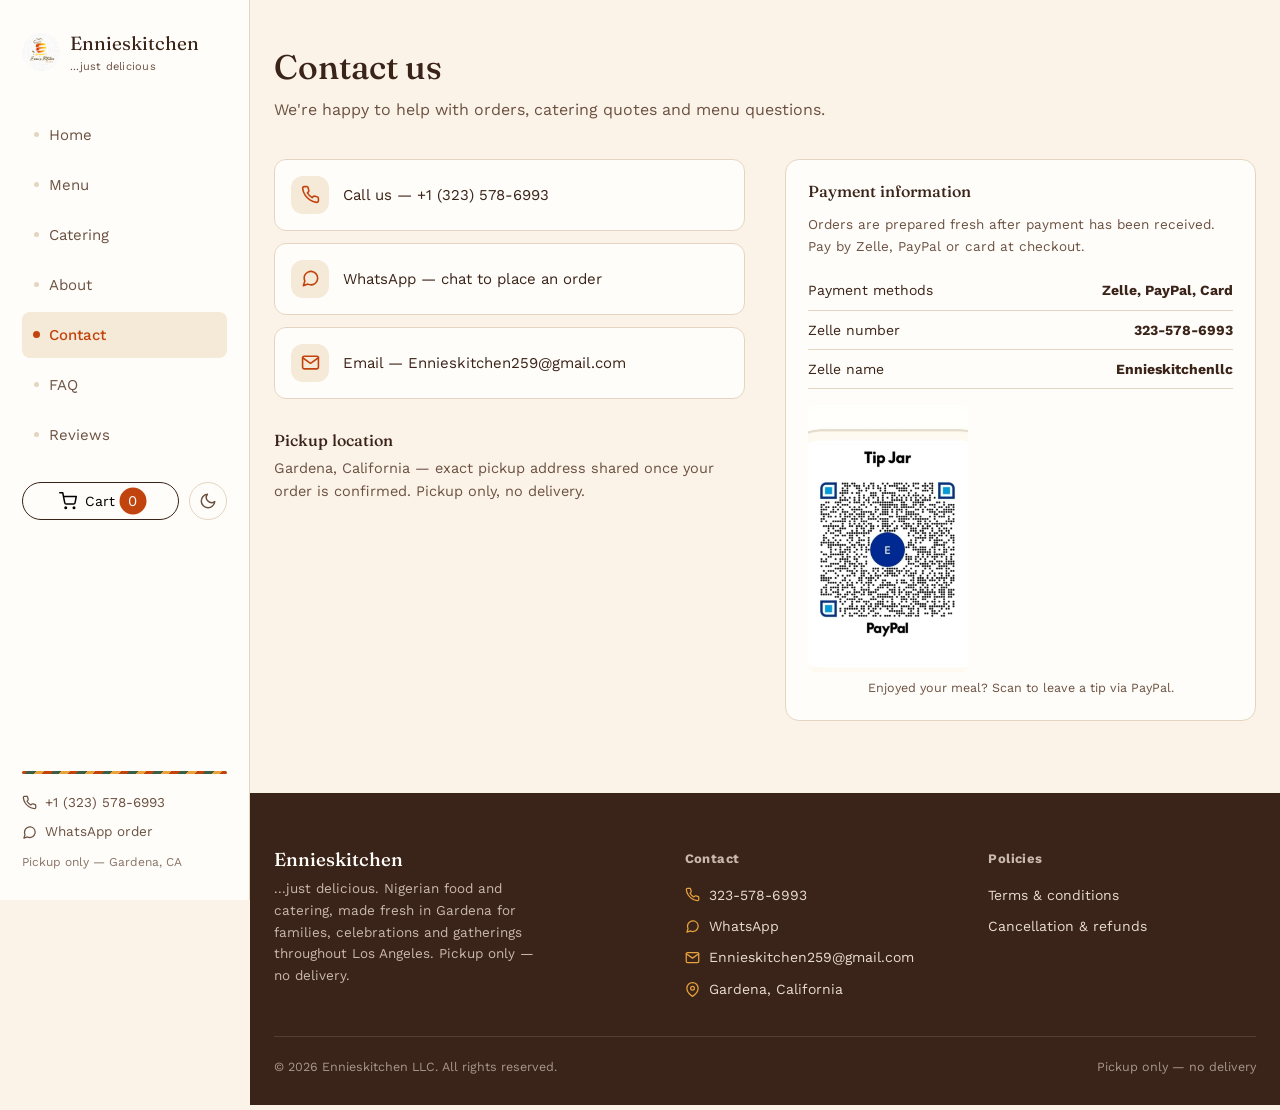
<file: contact.html>
<!DOCTYPE html>
<html lang="en">
<head>
<meta charset="UTF-8">
<script>(function(){try{var t=localStorage.getItem('ennieskitchen_theme');if(t==='light'||t==='dark')document.documentElement.setAttribute('data-theme',t);}catch(e){}})();</script>
<meta name="viewport" content="width=device-width, initial-scale=1.0">
<link rel="icon" href="/favicon.ico" sizes="48x48">
<link rel="icon" type="image/png" sizes="192x192" href="/images/favicon-192.png">
<link rel="apple-touch-icon" href="/images/favicon-192.png">
<title>Contact — Ennieskitchen | Nigerian Food & Catering in Gardena, CA</title>
<meta name="description" content="Contact Ennieskitchen for Nigerian food orders and catering quotes in Gardena and Los Angeles. Call or WhatsApp +1 (323) 578-6993.">
<link rel="canonical" href="https://eatwithennieskitchen.com/contact.html">
<meta property="og:type" content="website">
<meta property="og:site_name" content="Ennieskitchen">
<meta property="og:title" content="Contact — Ennieskitchen | Nigerian Food & Catering in Gardena, CA">
<meta property="og:description" content="Contact Ennieskitchen for Nigerian food orders and catering quotes in Gardena and Los Angeles.">
<meta property="og:url" content="https://eatwithennieskitchen.com/contact.html">
<meta property="og:image" content="https://eatwithennieskitchen.com/images/logo.jpg">
<meta property="og:locale" content="en_US">
<meta name="twitter:card" content="summary_large_image">
<meta name="twitter:title" content="Contact — Ennieskitchen | Nigerian Food & Catering in Gardena, CA">
<meta name="twitter:description" content="Contact Ennieskitchen for Nigerian food orders and catering quotes in Gardena and Los Angeles.">
<meta name="twitter:image" content="https://eatwithennieskitchen.com/images/logo.jpg">
<link rel="preconnect" href="https://fonts.googleapis.com">
<link rel="preconnect" href="https://fonts.gstatic.com" crossorigin>
<link href="https://fonts.googleapis.com/css2?family=Fraunces:ital,wght@0,400;0,500;0,600;1,500&family=Work+Sans:wght@400;500;600&display=swap" rel="stylesheet">
<link rel="stylesheet" href="css/style.css?v=20261106">
</head>
<body>

<aside class="sidebar" id="sidebar">
  <a href="index.html" class="brand">
    <div class="brand-mark"><img src="images/logo.jpg" alt="Ennieskitchen logo"></div>
    <div class="brand-text">Ennieskitchen<small>...just delicious</small></div>
  </a>
  <nav id="mainnav">
    <a href="index.html"><span class="nav-dot"></span>Home</a>
    <a href="menu.html"><span class="nav-dot"></span>Menu</a>
    <a href="catering.html"><span class="nav-dot"></span>Catering</a>
    <a href="about.html"><span class="nav-dot"></span>About</a>
    <a href="contact.html" class="active"><span class="nav-dot"></span>Contact</a>
    <a href="faq.html"><span class="nav-dot"></span>FAQ</a>
    <a href="reviews.html"><span class="nav-dot"></span>Reviews</a>
  </nav>
  <div class="sidebar-actions">
    <button class="cart-btn sidebar-cart" onclick="openCart()">
      <svg width="18" height="18" viewBox="0 0 24 24" fill="none" stroke="currentColor" stroke-width="2" stroke-linecap="round" stroke-linejoin="round" aria-hidden="true"><circle cx="9" cy="21" r="1"></circle><circle cx="20" cy="21" r="1"></circle><path d="M1 1h4l2.68 13.39a2 2 0 0 0 2 1.61h9.72a2 2 0 0 0 2-1.61L23 6H6"></path></svg>
      Cart <span class="cart-count" id="cartCount">0</span>
    </button>
    <button class="theme-toggle" onclick="toggleTheme()" aria-label="Toggle dark mode">
      <svg class="icon-sun" viewBox="0 0 24 24" fill="none" stroke="currentColor" stroke-width="2" stroke-linecap="round" stroke-linejoin="round" aria-hidden="true"><circle cx="12" cy="12" r="5"></circle><line x1="12" y1="1" x2="12" y2="3"></line><line x1="12" y1="21" x2="12" y2="23"></line><line x1="4.22" y1="4.22" x2="5.64" y2="5.64"></line><line x1="18.36" y1="18.36" x2="19.78" y2="19.78"></line><line x1="1" y1="12" x2="3" y2="12"></line><line x1="21" y1="12" x2="23" y2="12"></line><line x1="4.22" y1="19.78" x2="5.64" y2="18.36"></line><line x1="18.36" y1="5.64" x2="19.78" y2="4.22"></line></svg>
      <svg class="icon-moon" viewBox="0 0 24 24" fill="none" stroke="currentColor" stroke-width="2" stroke-linecap="round" stroke-linejoin="round" aria-hidden="true"><path d="M21 12.79A9 9 0 1 1 11.21 3 7 7 0 0 0 21 12.79z"></path></svg>
    </button>
  </div>
  <div class="sidebar-divider" aria-hidden="true"></div>
  <div class="sidebar-contact">
    <a href="tel:+13235786993"><svg viewBox="0 0 24 24" fill="none" stroke="currentColor" stroke-width="2" stroke-linecap="round" stroke-linejoin="round" aria-hidden="true"><path d="M22 16.92v3a2 2 0 0 1-2.18 2 19.79 19.79 0 0 1-8.63-3.07 19.5 19.5 0 0 1-6-6 19.79 19.79 0 0 1-3.07-8.67A2 2 0 0 1 4.11 2h3a2 2 0 0 1 2 1.72c.127.96.361 1.903.7 2.81a2 2 0 0 1-.45 2.11L8.09 9.91a16 16 0 0 0 6 6l1.27-1.27a2 2 0 0 1 2.11-.45c.907.339 1.85.573 2.81.7A2 2 0 0 1 22 16.92z"></path></svg>+1 (323) 578-6993</a>
    <a href="https://wa.me/13235786993" target="_blank"><svg viewBox="0 0 24 24" fill="none" stroke="currentColor" stroke-width="2" stroke-linecap="round" stroke-linejoin="round" aria-hidden="true"><path d="M21 11.5a8.38 8.38 0 0 1-.9 3.8 8.5 8.5 0 0 1-7.6 4.7 8.38 8.38 0 0 1-3.8-.9L3 21l1.9-5.7a8.38 8.38 0 0 1-.9-3.8 8.5 8.5 0 0 1 4.7-7.6 8.38 8.38 0 0 1 3.8-.9h.5a8.48 8.48 0 0 1 8 8v.5z"></path></svg>WhatsApp order</a>
  </div>
  <p class="sidebar-note">Pickup only — Gardena, CA</p>
</aside>

<div class="nav-overlay" id="navOverlay" onclick="closeSidebar()"></div>

<div class="mobile-topbar">
  <button class="hamburger" onclick="openSidebar()" aria-label="Open menu">
    <span></span><span></span><span></span>
  </button>
  <a href="index.html" class="brand" style="gap:8px;">
    <div class="brand-mark" style="width:30px;height:30px;font-size:15px;"><img src="images/logo.jpg" alt="Ennieskitchen logo"></div>
    <div class="brand-text" style="font-size:16px;">Ennieskitchen</div>
  </a>
  <div style="display:flex;align-items:center;gap:8px;">
    <button class="theme-toggle topbar-theme-toggle" onclick="toggleTheme()" aria-label="Toggle dark mode">
      <svg class="icon-sun" viewBox="0 0 24 24" fill="none" stroke="currentColor" stroke-width="2" stroke-linecap="round" stroke-linejoin="round" aria-hidden="true"><circle cx="12" cy="12" r="5"></circle><line x1="12" y1="1" x2="12" y2="3"></line><line x1="12" y1="21" x2="12" y2="23"></line><line x1="4.22" y1="4.22" x2="5.64" y2="5.64"></line><line x1="18.36" y1="18.36" x2="19.78" y2="19.78"></line><line x1="1" y1="12" x2="3" y2="12"></line><line x1="21" y1="12" x2="23" y2="12"></line><line x1="4.22" y1="19.78" x2="5.64" y2="18.36"></line><line x1="18.36" y1="5.64" x2="19.78" y2="4.22"></line></svg>
      <svg class="icon-moon" viewBox="0 0 24 24" fill="none" stroke="currentColor" stroke-width="2" stroke-linecap="round" stroke-linejoin="round" aria-hidden="true"><path d="M21 12.79A9 9 0 1 1 11.21 3 7 7 0 0 0 21 12.79z"></path></svg>
    </button>
    <button class="cart-btn" onclick="openCart()" style="padding:7px 12px;">
      <svg width="17" height="17" viewBox="0 0 24 24" fill="none" stroke="currentColor" stroke-width="2" stroke-linecap="round" stroke-linejoin="round" aria-hidden="true"><circle cx="9" cy="21" r="1"></circle><circle cx="20" cy="21" r="1"></circle><path d="M1 1h4l2.68 13.39a2 2 0 0 0 2 1.61h9.72a2 2 0 0 0 2-1.61L23 6H6"></path></svg>
      <span class="cart-count" id="cartCountMobile">0</span>
    </button>
  </div>
</div>

<main class="main-content" id="mainContent">

  <section style="padding-top:48px;">
    <div class="wrap">
      <h1 style="font-size:34px;margin-bottom:10px;">Contact us</h1>
      <p style="color:var(--ink-soft);margin-bottom:36px;">We're happy to help with orders, catering quotes and menu questions.</p>
      <div class="contact-grid">
        <div>
          <div class="contact-actions">
            <a class="contact-action" href="tel:+13235786993">
              <div class="icon-badge"><svg viewBox="0 0 24 24" fill="none" stroke="currentColor" stroke-width="2" stroke-linecap="round" stroke-linejoin="round" aria-hidden="true"><path d="M22 16.92v3a2 2 0 0 1-2.18 2 19.79 19.79 0 0 1-8.63-3.07 19.5 19.5 0 0 1-6-6 19.79 19.79 0 0 1-3.07-8.67A2 2 0 0 1 4.11 2h3a2 2 0 0 1 2 1.72c.127.96.361 1.903.7 2.81a2 2 0 0 1-.45 2.11L8.09 9.91a16 16 0 0 0 6 6l1.27-1.27a2 2 0 0 1 2.11-.45c.907.339 1.85.573 2.81.7A2 2 0 0 1 22 16.92z"></path></svg></div>
              Call us — +1 (323) 578-6993
            </a>
            <a class="contact-action" href="https://wa.me/13235786993" target="_blank">
              <div class="icon-badge"><svg viewBox="0 0 24 24" fill="none" stroke="currentColor" stroke-width="2" stroke-linecap="round" stroke-linejoin="round" aria-hidden="true"><path d="M21 11.5a8.38 8.38 0 0 1-.9 3.8 8.5 8.5 0 0 1-7.6 4.7 8.38 8.38 0 0 1-3.8-.9L3 21l1.9-5.7a8.38 8.38 0 0 1-.9-3.8 8.5 8.5 0 0 1 4.7-7.6 8.38 8.38 0 0 1 3.8-.9h.5a8.48 8.48 0 0 1 8 8v.5z"></path></svg></div>
              WhatsApp — chat to place an order
            </a>
            <a class="contact-action" href="mailto:Ennieskitchen259@gmail.com">
              <div class="icon-badge"><svg viewBox="0 0 24 24" fill="none" stroke="currentColor" stroke-width="2" stroke-linecap="round" stroke-linejoin="round" aria-hidden="true"><path d="M4 4h16c1.1 0 2 .9 2 2v12c0 1.1-.9 2-2 2H4c-1.1 0-2-.9-2-2V6c0-1.1.9-2 2-2z"></path><polyline points="22,6 12,13 2,6"></polyline></svg></div>
              Email — Ennieskitchen259@gmail.com
            </a>
          </div>
          <h4 style="font-size:16px;margin-bottom:8px;">Pickup location</h4>
          <p style="color:var(--ink-soft);font-size:14.5px;">Gardena, California — exact pickup address shared once your order is confirmed. Pickup only, no delivery.</p>
        </div>
        <div class="pay-card">
          <h4 style="margin-bottom:14px;">Payment information</h4>
          <p style="font-size:13.5px;color:var(--ink-soft);margin-bottom:14px;">Orders are prepared fresh after payment has been received. Pay by Zelle, PayPal or card at checkout.</p>
          <div class="pay-row"><span>Payment methods</span><strong>Zelle, PayPal, Card</strong></div>
          <div class="pay-row"><span>Zelle number</span><strong>323-578-6993</strong></div>
          <div class="pay-row"><span>Zelle name</span><strong>Ennieskitchenllc</strong></div>
          <div style="margin-top:16px;text-align:center;">
            <img src="images/paypal-tipjar-qr.jpg" alt="Ennieskitchen PayPal tip jar QR code" style="max-width:160px;border-radius:8px;" onerror="this.parentElement.style.display='none'">
            <p style="font-size:12.5px;color:var(--ink-soft);margin-top:6px;">Enjoyed your meal? Scan to leave a tip via PayPal.</p>
          </div>
        </div>
      </div>
    </div>
  </section>

  <footer>
    <div class="wrap">
      <div class="footer-grid">
        <div class="footer-brand">
          <h3>Ennieskitchen</h3>
          <p>...just delicious. Nigerian food and catering, made fresh in Gardena for families, celebrations and gatherings throughout Los Angeles. Pickup only — no delivery.</p>
        </div>
        <div>
          <h5>Contact</h5>
          <ul>
            <li><a href="tel:+13235786993"><svg viewBox="0 0 24 24" fill="none" stroke="currentColor" stroke-width="2" stroke-linecap="round" stroke-linejoin="round" aria-hidden="true"><path d="M22 16.92v3a2 2 0 0 1-2.18 2 19.79 19.79 0 0 1-8.63-3.07 19.5 19.5 0 0 1-6-6 19.79 19.79 0 0 1-3.07-8.67A2 2 0 0 1 4.11 2h3a2 2 0 0 1 2 1.72c.127.96.361 1.903.7 2.81a2 2 0 0 1-.45 2.11L8.09 9.91a16 16 0 0 0 6 6l1.27-1.27a2 2 0 0 1 2.11-.45c.907.339 1.85.573 2.81.7A2 2 0 0 1 22 16.92z"></path></svg>323-578-6993</a></li>
            <li><a href="https://wa.me/13235786993"><svg viewBox="0 0 24 24" fill="none" stroke="currentColor" stroke-width="2" stroke-linecap="round" stroke-linejoin="round" aria-hidden="true"><path d="M21 11.5a8.38 8.38 0 0 1-.9 3.8 8.5 8.5 0 0 1-7.6 4.7 8.38 8.38 0 0 1-3.8-.9L3 21l1.9-5.7a8.38 8.38 0 0 1-.9-3.8 8.5 8.5 0 0 1 4.7-7.6 8.38 8.38 0 0 1 3.8-.9h.5a8.48 8.48 0 0 1 8 8v.5z"></path></svg>WhatsApp</a></li>
            <li><a href="mailto:Ennieskitchen259@gmail.com"><svg viewBox="0 0 24 24" fill="none" stroke="currentColor" stroke-width="2" stroke-linecap="round" stroke-linejoin="round" aria-hidden="true"><path d="M4 4h16c1.1 0 2 .9 2 2v12c0 1.1-.9 2-2 2H4c-1.1 0-2-.9-2-2V6c0-1.1.9-2 2-2z"></path><polyline points="22,6 12,13 2,6"></polyline></svg>Ennieskitchen259@gmail.com</a></li>
            <li><svg viewBox="0 0 24 24" fill="none" stroke="currentColor" stroke-width="2" stroke-linecap="round" stroke-linejoin="round" aria-hidden="true"><path d="M21 10c0 7-9 13-9 13s-9-6-9-13a9 9 0 0 1 18 0z"></path><circle cx="12" cy="10" r="3"></circle></svg>Gardena, California</li>
          </ul>
        </div>
        <div>
          <h5>Policies</h5>
          <ul>
            <li><a href="terms.html">Terms & conditions</a></li>
            <li><a href="cancellation-refunds.html">Cancellation & refunds</a></li>
          </ul>
        </div>
      </div>
      <div class="footer-bottom">
        <span>© 2026 Ennieskitchen LLC. All rights reserved.</span>
        <span>Pickup only — no delivery</span>
      </div>
    </div>
  </footer>
</main>

<div class="overlay" id="overlay" onclick="closeCart()"></div>
<div class="drawer" id="drawer">
  <div class="drawer-head">
    <h3><svg width="18" height="18" viewBox="0 0 24 24" fill="none" stroke="currentColor" stroke-width="2" stroke-linecap="round" stroke-linejoin="round" style="vertical-align:-3px;margin-right:6px" aria-hidden="true"><circle cx="9" cy="21" r="1"></circle><circle cx="20" cy="21" r="1"></circle><path d="M1 1h4l2.68 13.39a2 2 0 0 0 2 1.61h9.72a2 2 0 0 0 2-1.61L23 6H6"></path></svg>Your cart</h3>
    <button class="drawer-close" onclick="closeCart()">&times;</button>
  </div>
  <div class="drawer-items" id="drawerItems"></div>
  <div class="drawer-foot" id="drawerFoot">
    <div class="total-row"><span>Subtotal</span><span id="drawerTotal">$0.00</span></div>
    <button class="btn btn-primary" onclick="goCheckout()">Checkout <svg class="icon icon-arrow" viewBox="0 0 24 24" fill="none" stroke="currentColor" stroke-width="2" stroke-linecap="round" stroke-linejoin="round" aria-hidden="true"><line x1="5" y1="12" x2="19" y2="12"></line><polyline points="12 5 19 12 12 19"></polyline></svg></button>
    <p class="drawer-note">Tax calculated at checkout. Pay by Zelle, PayPal QR or card.</p>
  </div>
</div>

<script src="js/data.js?v=20261106"></script>
<script src="js/cart.js?v=20261106"></script>
<script src="js/nav.js?v=20261106"></script>
<script src="js/theme.js?v=20261106"></script>
</body>
</html>
</file>
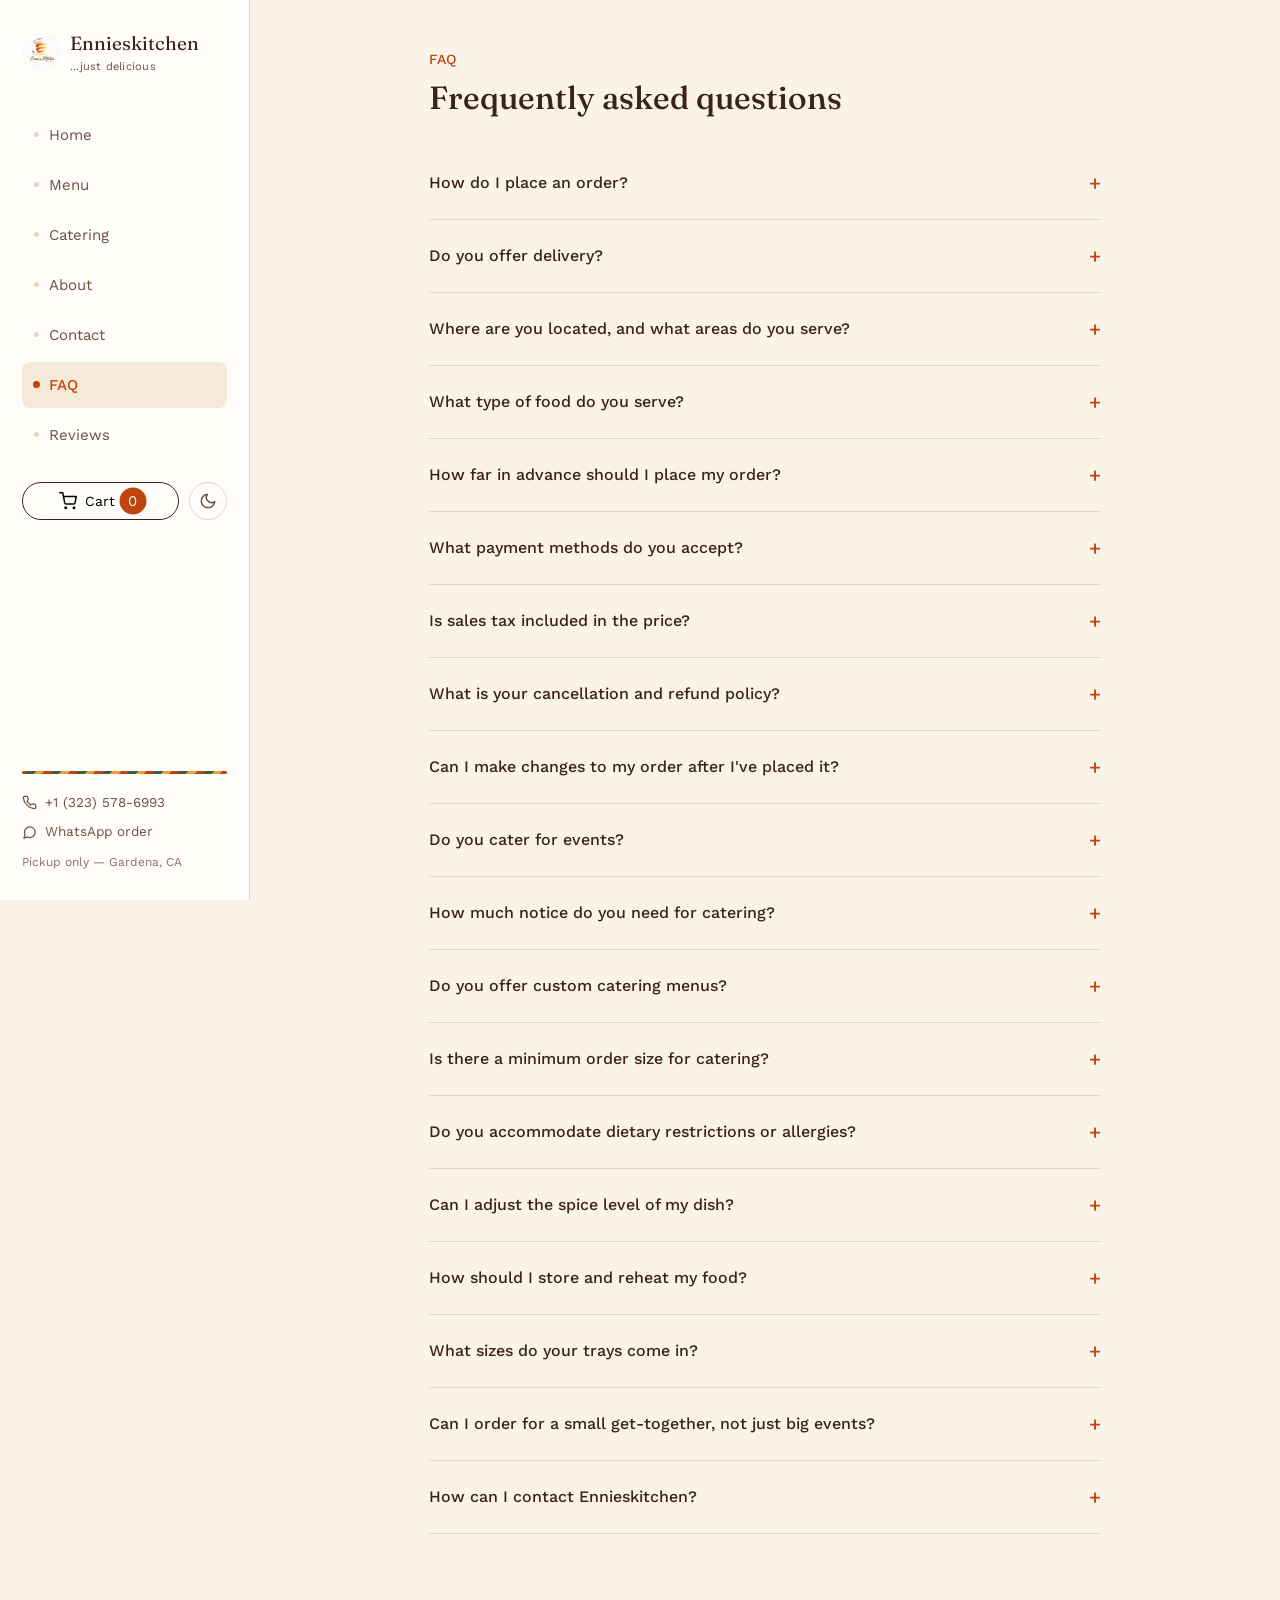
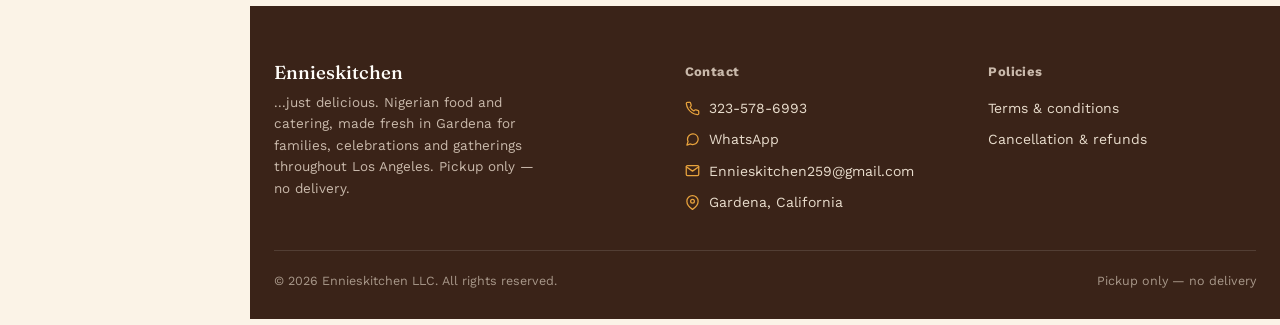
<file: faq.html>
<!DOCTYPE html>
<html lang="en">
<head>
<meta charset="UTF-8">
<script>(function(){try{var t=localStorage.getItem('ennieskitchen_theme');if(t==='light'||t==='dark')document.documentElement.setAttribute('data-theme',t);}catch(e){}})();</script>
<meta name="viewport" content="width=device-width, initial-scale=1.0">
<link rel="icon" href="/favicon.ico" sizes="48x48">
<link rel="icon" type="image/png" sizes="192x192" href="/images/favicon-192.png">
<link rel="apple-touch-icon" href="/images/favicon-192.png">
<title>FAQ — Ennieskitchen | Ordering, Pickup & Catering Questions</title>
<meta name="description" content="Answers about ordering, pickup, payment, catering notice and cancellations at Ennieskitchen — Nigerian food and catering in Gardena, Los Angeles.">
<link rel="canonical" href="https://eatwithennieskitchen.com/faq.html">
<meta property="og:type" content="website">
<meta property="og:site_name" content="Ennieskitchen">
<meta property="og:title" content="FAQ — Ennieskitchen | Ordering, Pickup & Catering Questions">
<meta property="og:description" content="Answers about ordering, pickup, payment, catering notice and cancellations at Ennieskitchen.">
<meta property="og:url" content="https://eatwithennieskitchen.com/faq.html">
<meta property="og:image" content="https://eatwithennieskitchen.com/images/logo.jpg">
<meta property="og:locale" content="en_US">
<meta name="twitter:card" content="summary_large_image">
<meta name="twitter:title" content="FAQ — Ennieskitchen | Ordering, Pickup & Catering Questions">
<meta name="twitter:description" content="Answers about ordering, pickup, payment, catering notice and cancellations at Ennieskitchen.">
<meta name="twitter:image" content="https://eatwithennieskitchen.com/images/logo.jpg">
<!-- Keep in sync with the FAQS array in js/data.js -->
<script type="application/ld+json">
{
  "@context": "https://schema.org",
  "@type": "FAQPage",
  "mainEntity": [
    {"@type": "Question", "name": "How do I place an order?", "acceptedAnswer": {"@type": "Answer", "text": "Browse the Menu page, add trays or items to your cart, then go to checkout. Add your name, phone number and preferred pickup time, choose a payment method, and send your order — we'll confirm it and start prepping once payment is received."}},
    {"@type": "Question", "name": "Do you offer delivery?", "acceptedAnswer": {"@type": "Answer", "text": "No — pickup only in Gardena, California. You're welcome to arrange your own third-party courier, like Uber or Lyft, to pick it up on your behalf."}},
    {"@type": "Question", "name": "Where are you located, and what areas do you serve?", "acceptedAnswer": {"@type": "Answer", "text": "We're based in Gardena, California, and serve customers throughout the greater Los Angeles area, including the South Bay. The exact pickup address is shared once your order is confirmed."}},
    {"@type": "Question", "name": "What type of food do you serve?", "acceptedAnswer": {"@type": "Answer", "text": "Nigerian cuisine — rice dishes like jollof and fried rice, soups like egusi and efo riro, stews, pepper soups, swallows, small chops, pasta and drinks."}},
    {"@type": "Question", "name": "How far in advance should I place my order?", "acceptedAnswer": {"@type": "Answer", "text": "Regular menu orders need a minimum of 24 hours notice. Catering orders need a minimum of 48–72 hours notice, and larger events may need more lead time."}},
    {"@type": "Question", "name": "What payment methods do you accept?", "acceptedAnswer": {"@type": "Answer", "text": "Zelle, PayPal, PayPal QR code, and debit/credit card at checkout. Orders are prepared fresh once payment is confirmed."}},
    {"@type": "Question", "name": "Is sales tax included in the price?", "acceptedAnswer": {"@type": "Answer", "text": "Menu prices are shown before tax. California/Gardena sales tax is calculated automatically at checkout and shown as a separate line, along with your subtotal and final total."}},
    {"@type": "Question", "name": "What is your cancellation and refund policy?", "acceptedAnswer": {"@type": "Answer", "text": "Because everything is cooked fresh to order, cancellations are easiest before we've started preparing your food. Reach out by phone or WhatsApp as soon as possible if plans change."}},
    {"@type": "Question", "name": "Can I make changes to my order after I've placed it?", "acceptedAnswer": {"@type": "Answer", "text": "Reach out by phone, WhatsApp or email as soon as possible. Whether we can adjust items, sizes or the pickup time depends on how far along your order already is."}},
    {"@type": "Question", "name": "Do you cater for events?", "acceptedAnswer": {"@type": "Answer", "text": "Yes — weddings, birthdays, corporate events, baby showers, graduations, family gatherings and more. Request a quote on the Catering page."}},
    {"@type": "Question", "name": "How much notice do you need for catering?", "acceptedAnswer": {"@type": "Answer", "text": "A minimum of 48–72 hours for most catering orders. For larger events, we recommend reaching out at least 1–2 weeks ahead."}},
    {"@type": "Question", "name": "Do you offer custom catering menus?", "acceptedAnswer": {"@type": "Answer", "text": "Yes — tell us your preferences, guest count and budget in the catering quote form and we'll build a menu around your event."}},
    {"@type": "Question", "name": "Is there a minimum order size for catering?", "acceptedAnswer": {"@type": "Answer", "text": "Catering minimums depend on the event and menu you choose — mention your expected guest count in the quote request and we'll let you know what works best."}},
    {"@type": "Question", "name": "Do you accommodate dietary restrictions or allergies?", "acceptedAnswer": {"@type": "Answer", "text": "Let us know your dietary restrictions or allergies when ordering or requesting a catering quote, and we'll do our best to accommodate."}},
    {"@type": "Question", "name": "Can I adjust the spice level of my dish?", "acceptedAnswer": {"@type": "Answer", "text": "Yes — Nigerian food can run spicy. Let us know in your order notes or when you message us on WhatsApp if you'd like a dish made milder or extra spicy."}},
    {"@type": "Question", "name": "How should I store and reheat my food?", "acceptedAnswer": {"@type": "Answer", "text": "Refrigerate leftovers within two hours of pickup and eat within 3–4 days, or freeze for longer storage. Reheat rice and stews on the stove or in the microwave until steaming hot throughout."}},
    {"@type": "Question", "name": "What sizes do your trays come in?", "acceptedAnswer": {"@type": "Answer", "text": "Most dishes come in Quarter, Half and Large trays. Quarter feeds about 3–4 people, Half feeds 6–8, and Large feeds 12–16."}},
    {"@type": "Question", "name": "Can I order for a small get-together, not just big events?", "acceptedAnswer": {"@type": "Answer", "text": "Absolutely — our Quarter and Half trays are sized for family dinners and small gatherings, not just parties."}},
    {"@type": "Question", "name": "How can I contact Ennieskitchen?", "acceptedAnswer": {"@type": "Answer", "text": "Call or WhatsApp +1 (323) 578-6993, or email Ennieskitchen259@gmail.com."}}
  ]
}
</script>
<link rel="preconnect" href="https://fonts.googleapis.com">
<link rel="preconnect" href="https://fonts.gstatic.com" crossorigin>
<link href="https://fonts.googleapis.com/css2?family=Fraunces:ital,wght@0,400;0,500;0,600;1,500&family=Work+Sans:wght@400;500;600&display=swap" rel="stylesheet">
<link rel="stylesheet" href="css/style.css?v=20261106">
</head>
<body>

<aside class="sidebar" id="sidebar">
  <a href="index.html" class="brand">
    <div class="brand-mark"><img src="images/logo.jpg" alt="Ennieskitchen logo"></div>
    <div class="brand-text">Ennieskitchen<small>...just delicious</small></div>
  </a>
  <nav id="mainnav">
    <a href="index.html"><span class="nav-dot"></span>Home</a>
    <a href="menu.html"><span class="nav-dot"></span>Menu</a>
    <a href="catering.html"><span class="nav-dot"></span>Catering</a>
    <a href="about.html"><span class="nav-dot"></span>About</a>
    <a href="contact.html"><span class="nav-dot"></span>Contact</a>
    <a href="faq.html" class="active"><span class="nav-dot"></span>FAQ</a>
    <a href="reviews.html"><span class="nav-dot"></span>Reviews</a>
  </nav>
  <div class="sidebar-actions">
    <button class="cart-btn sidebar-cart" onclick="openCart()">
      <svg width="18" height="18" viewBox="0 0 24 24" fill="none" stroke="currentColor" stroke-width="2" stroke-linecap="round" stroke-linejoin="round" aria-hidden="true"><circle cx="9" cy="21" r="1"></circle><circle cx="20" cy="21" r="1"></circle><path d="M1 1h4l2.68 13.39a2 2 0 0 0 2 1.61h9.72a2 2 0 0 0 2-1.61L23 6H6"></path></svg>
      Cart <span class="cart-count" id="cartCount">0</span>
    </button>
    <button class="theme-toggle" onclick="toggleTheme()" aria-label="Toggle dark mode">
      <svg class="icon-sun" viewBox="0 0 24 24" fill="none" stroke="currentColor" stroke-width="2" stroke-linecap="round" stroke-linejoin="round" aria-hidden="true"><circle cx="12" cy="12" r="5"></circle><line x1="12" y1="1" x2="12" y2="3"></line><line x1="12" y1="21" x2="12" y2="23"></line><line x1="4.22" y1="4.22" x2="5.64" y2="5.64"></line><line x1="18.36" y1="18.36" x2="19.78" y2="19.78"></line><line x1="1" y1="12" x2="3" y2="12"></line><line x1="21" y1="12" x2="23" y2="12"></line><line x1="4.22" y1="19.78" x2="5.64" y2="18.36"></line><line x1="18.36" y1="5.64" x2="19.78" y2="4.22"></line></svg>
      <svg class="icon-moon" viewBox="0 0 24 24" fill="none" stroke="currentColor" stroke-width="2" stroke-linecap="round" stroke-linejoin="round" aria-hidden="true"><path d="M21 12.79A9 9 0 1 1 11.21 3 7 7 0 0 0 21 12.79z"></path></svg>
    </button>
  </div>
  <div class="sidebar-divider" aria-hidden="true"></div>
  <div class="sidebar-contact">
    <a href="tel:+13235786993"><svg viewBox="0 0 24 24" fill="none" stroke="currentColor" stroke-width="2" stroke-linecap="round" stroke-linejoin="round" aria-hidden="true"><path d="M22 16.92v3a2 2 0 0 1-2.18 2 19.79 19.79 0 0 1-8.63-3.07 19.5 19.5 0 0 1-6-6 19.79 19.79 0 0 1-3.07-8.67A2 2 0 0 1 4.11 2h3a2 2 0 0 1 2 1.72c.127.96.361 1.903.7 2.81a2 2 0 0 1-.45 2.11L8.09 9.91a16 16 0 0 0 6 6l1.27-1.27a2 2 0 0 1 2.11-.45c.907.339 1.85.573 2.81.7A2 2 0 0 1 22 16.92z"></path></svg>+1 (323) 578-6993</a>
    <a href="https://wa.me/13235786993" target="_blank"><svg viewBox="0 0 24 24" fill="none" stroke="currentColor" stroke-width="2" stroke-linecap="round" stroke-linejoin="round" aria-hidden="true"><path d="M21 11.5a8.38 8.38 0 0 1-.9 3.8 8.5 8.5 0 0 1-7.6 4.7 8.38 8.38 0 0 1-3.8-.9L3 21l1.9-5.7a8.38 8.38 0 0 1-.9-3.8 8.5 8.5 0 0 1 4.7-7.6 8.38 8.38 0 0 1 3.8-.9h.5a8.48 8.48 0 0 1 8 8v.5z"></path></svg>WhatsApp order</a>
  </div>
  <p class="sidebar-note">Pickup only — Gardena, CA</p>
</aside>

<div class="nav-overlay" id="navOverlay" onclick="closeSidebar()"></div>

<div class="mobile-topbar">
  <button class="hamburger" onclick="openSidebar()" aria-label="Open menu">
    <span></span><span></span><span></span>
  </button>
  <a href="index.html" class="brand" style="gap:8px;">
    <div class="brand-mark" style="width:30px;height:30px;font-size:15px;"><img src="images/logo.jpg" alt="Ennieskitchen logo"></div>
    <div class="brand-text" style="font-size:16px;">Ennieskitchen</div>
  </a>
  <div style="display:flex;align-items:center;gap:8px;">
    <button class="theme-toggle topbar-theme-toggle" onclick="toggleTheme()" aria-label="Toggle dark mode">
      <svg class="icon-sun" viewBox="0 0 24 24" fill="none" stroke="currentColor" stroke-width="2" stroke-linecap="round" stroke-linejoin="round" aria-hidden="true"><circle cx="12" cy="12" r="5"></circle><line x1="12" y1="1" x2="12" y2="3"></line><line x1="12" y1="21" x2="12" y2="23"></line><line x1="4.22" y1="4.22" x2="5.64" y2="5.64"></line><line x1="18.36" y1="18.36" x2="19.78" y2="19.78"></line><line x1="1" y1="12" x2="3" y2="12"></line><line x1="21" y1="12" x2="23" y2="12"></line><line x1="4.22" y1="19.78" x2="5.64" y2="18.36"></line><line x1="18.36" y1="5.64" x2="19.78" y2="4.22"></line></svg>
      <svg class="icon-moon" viewBox="0 0 24 24" fill="none" stroke="currentColor" stroke-width="2" stroke-linecap="round" stroke-linejoin="round" aria-hidden="true"><path d="M21 12.79A9 9 0 1 1 11.21 3 7 7 0 0 0 21 12.79z"></path></svg>
    </button>
    <button class="cart-btn" onclick="openCart()" style="padding:7px 12px;">
      <svg width="17" height="17" viewBox="0 0 24 24" fill="none" stroke="currentColor" stroke-width="2" stroke-linecap="round" stroke-linejoin="round" aria-hidden="true"><circle cx="9" cy="21" r="1"></circle><circle cx="20" cy="21" r="1"></circle><path d="M1 1h4l2.68 13.39a2 2 0 0 0 2 1.61h9.72a2 2 0 0 0 2-1.61L23 6H6"></path></svg>
      <span class="cart-count" id="cartCountMobile">0</span>
    </button>
  </div>
</div>

<main class="main-content" id="mainContent">

  <section style="padding-top:48px;">
    <div class="wrap" style="max-width:720px;">
      <p class="eyebrow">FAQ</p>
      <h1 style="font-size:32px;margin-bottom:30px;">Frequently asked questions</h1>
      <div id="faqList"></div>
    </div>
  </section>

  <footer>
    <div class="wrap">
      <div class="footer-grid">
        <div class="footer-brand">
          <h3>Ennieskitchen</h3>
          <p>...just delicious. Nigerian food and catering, made fresh in Gardena for families, celebrations and gatherings throughout Los Angeles. Pickup only — no delivery.</p>
        </div>
        <div>
          <h5>Contact</h5>
          <ul>
            <li><a href="tel:+13235786993"><svg viewBox="0 0 24 24" fill="none" stroke="currentColor" stroke-width="2" stroke-linecap="round" stroke-linejoin="round" aria-hidden="true"><path d="M22 16.92v3a2 2 0 0 1-2.18 2 19.79 19.79 0 0 1-8.63-3.07 19.5 19.5 0 0 1-6-6 19.79 19.79 0 0 1-3.07-8.67A2 2 0 0 1 4.11 2h3a2 2 0 0 1 2 1.72c.127.96.361 1.903.7 2.81a2 2 0 0 1-.45 2.11L8.09 9.91a16 16 0 0 0 6 6l1.27-1.27a2 2 0 0 1 2.11-.45c.907.339 1.85.573 2.81.7A2 2 0 0 1 22 16.92z"></path></svg>323-578-6993</a></li>
            <li><a href="https://wa.me/13235786993"><svg viewBox="0 0 24 24" fill="none" stroke="currentColor" stroke-width="2" stroke-linecap="round" stroke-linejoin="round" aria-hidden="true"><path d="M21 11.5a8.38 8.38 0 0 1-.9 3.8 8.5 8.5 0 0 1-7.6 4.7 8.38 8.38 0 0 1-3.8-.9L3 21l1.9-5.7a8.38 8.38 0 0 1-.9-3.8 8.5 8.5 0 0 1 4.7-7.6 8.38 8.38 0 0 1 3.8-.9h.5a8.48 8.48 0 0 1 8 8v.5z"></path></svg>WhatsApp</a></li>
            <li><a href="mailto:Ennieskitchen259@gmail.com"><svg viewBox="0 0 24 24" fill="none" stroke="currentColor" stroke-width="2" stroke-linecap="round" stroke-linejoin="round" aria-hidden="true"><path d="M4 4h16c1.1 0 2 .9 2 2v12c0 1.1-.9 2-2 2H4c-1.1 0-2-.9-2-2V6c0-1.1.9-2 2-2z"></path><polyline points="22,6 12,13 2,6"></polyline></svg>Ennieskitchen259@gmail.com</a></li>
            <li><svg viewBox="0 0 24 24" fill="none" stroke="currentColor" stroke-width="2" stroke-linecap="round" stroke-linejoin="round" aria-hidden="true"><path d="M21 10c0 7-9 13-9 13s-9-6-9-13a9 9 0 0 1 18 0z"></path><circle cx="12" cy="10" r="3"></circle></svg>Gardena, California</li>
          </ul>
        </div>
        <div>
          <h5>Policies</h5>
          <ul>
            <li><a href="terms.html">Terms & conditions</a></li>
            <li><a href="cancellation-refunds.html">Cancellation & refunds</a></li>
          </ul>
        </div>
      </div>
      <div class="footer-bottom">
        <span>© 2026 Ennieskitchen LLC. All rights reserved.</span>
        <span>Pickup only — no delivery</span>
      </div>
    </div>
  </footer>
</main>

<div class="overlay" id="overlay" onclick="closeCart()"></div>
<div class="drawer" id="drawer">
  <div class="drawer-head">
    <h3><svg width="18" height="18" viewBox="0 0 24 24" fill="none" stroke="currentColor" stroke-width="2" stroke-linecap="round" stroke-linejoin="round" style="vertical-align:-3px;margin-right:6px" aria-hidden="true"><circle cx="9" cy="21" r="1"></circle><circle cx="20" cy="21" r="1"></circle><path d="M1 1h4l2.68 13.39a2 2 0 0 0 2 1.61h9.72a2 2 0 0 0 2-1.61L23 6H6"></path></svg>Your cart</h3>
    <button class="drawer-close" onclick="closeCart()">&times;</button>
  </div>
  <div class="drawer-items" id="drawerItems"></div>
  <div class="drawer-foot" id="drawerFoot">
    <div class="total-row"><span>Subtotal</span><span id="drawerTotal">$0.00</span></div>
    <button class="btn btn-primary" onclick="goCheckout()">Checkout <svg class="icon icon-arrow" viewBox="0 0 24 24" fill="none" stroke="currentColor" stroke-width="2" stroke-linecap="round" stroke-linejoin="round" aria-hidden="true"><line x1="5" y1="12" x2="19" y2="12"></line><polyline points="12 5 19 12 12 19"></polyline></svg></button>
    <p class="drawer-note">Tax calculated at checkout. Pay by Zelle, PayPal QR or card.</p>
  </div>
</div>

<script src="js/data.js?v=20261106"></script>
<script src="js/cart.js?v=20261106"></script>
<script src="js/nav.js?v=20261106"></script>
<script src="js/theme.js?v=20261106"></script>
<script src="js/faq.js?v=20261106"></script>
</body>
</html>
</file>
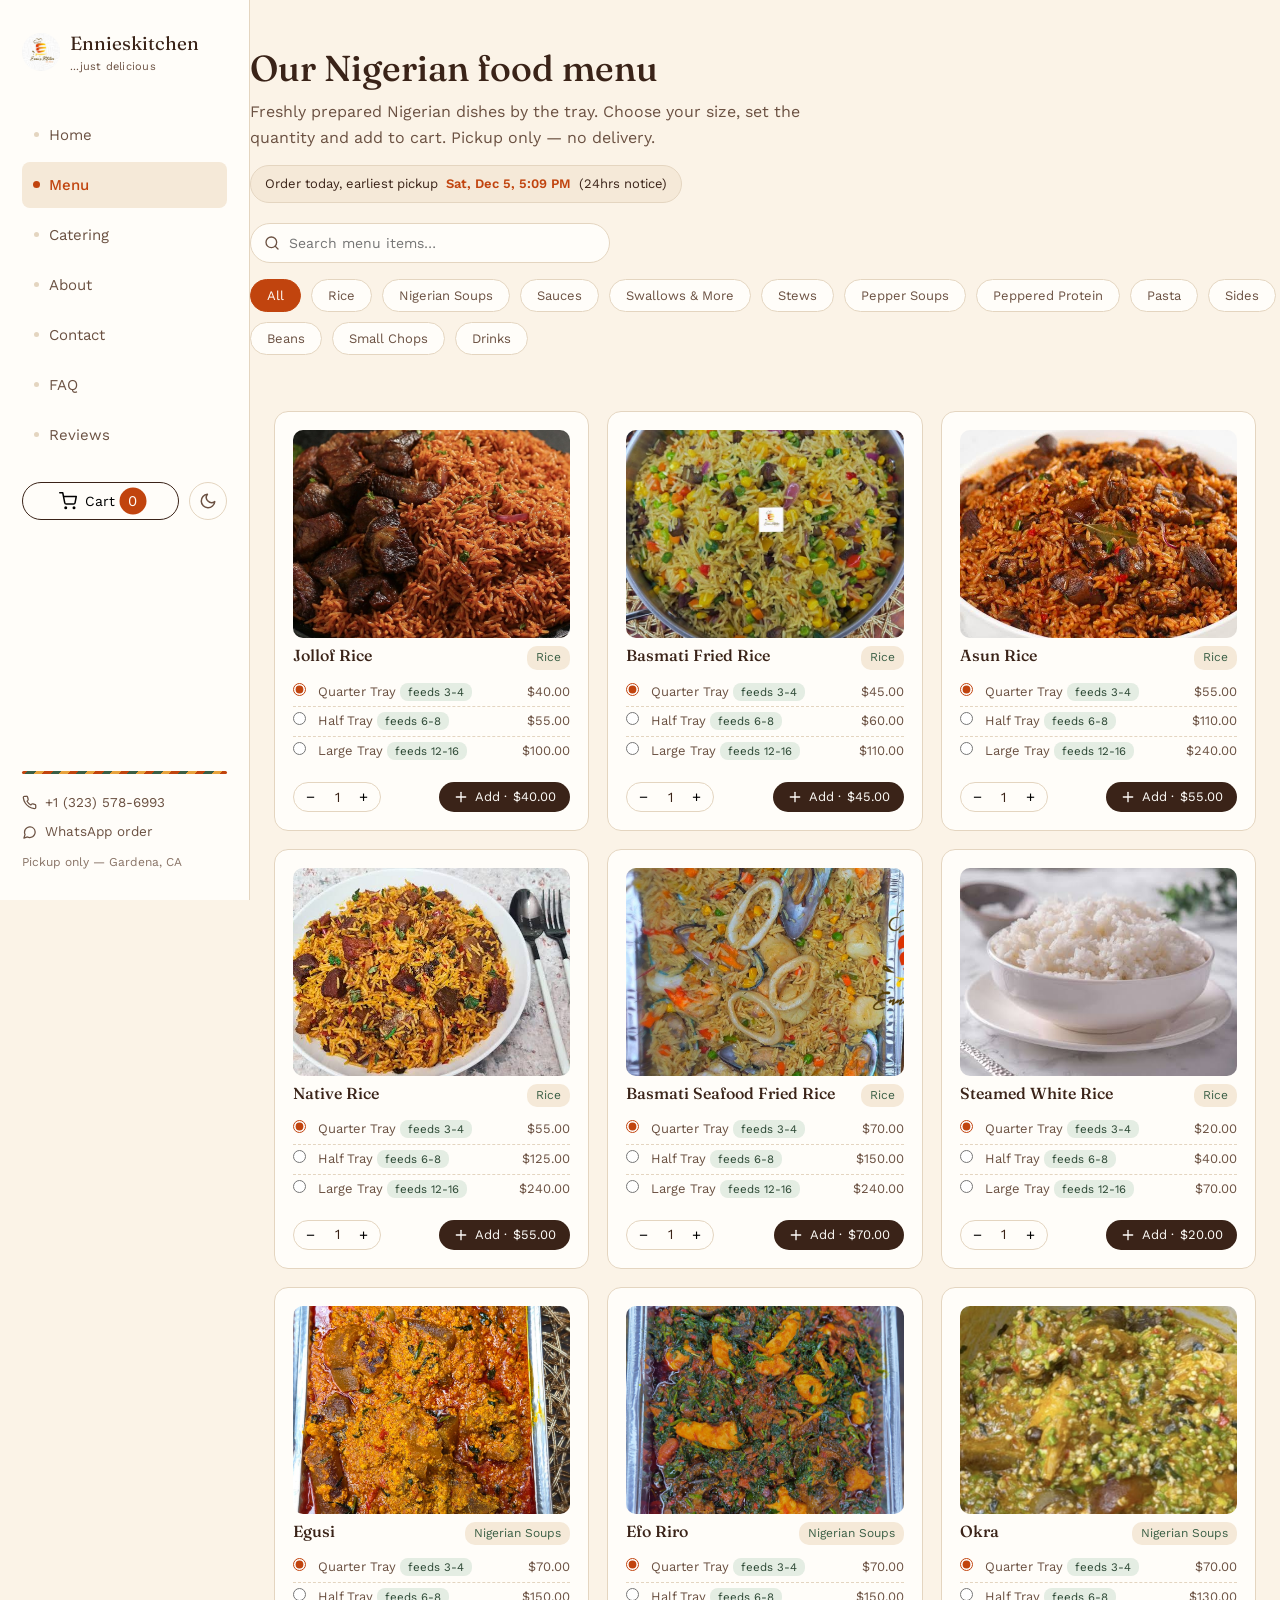
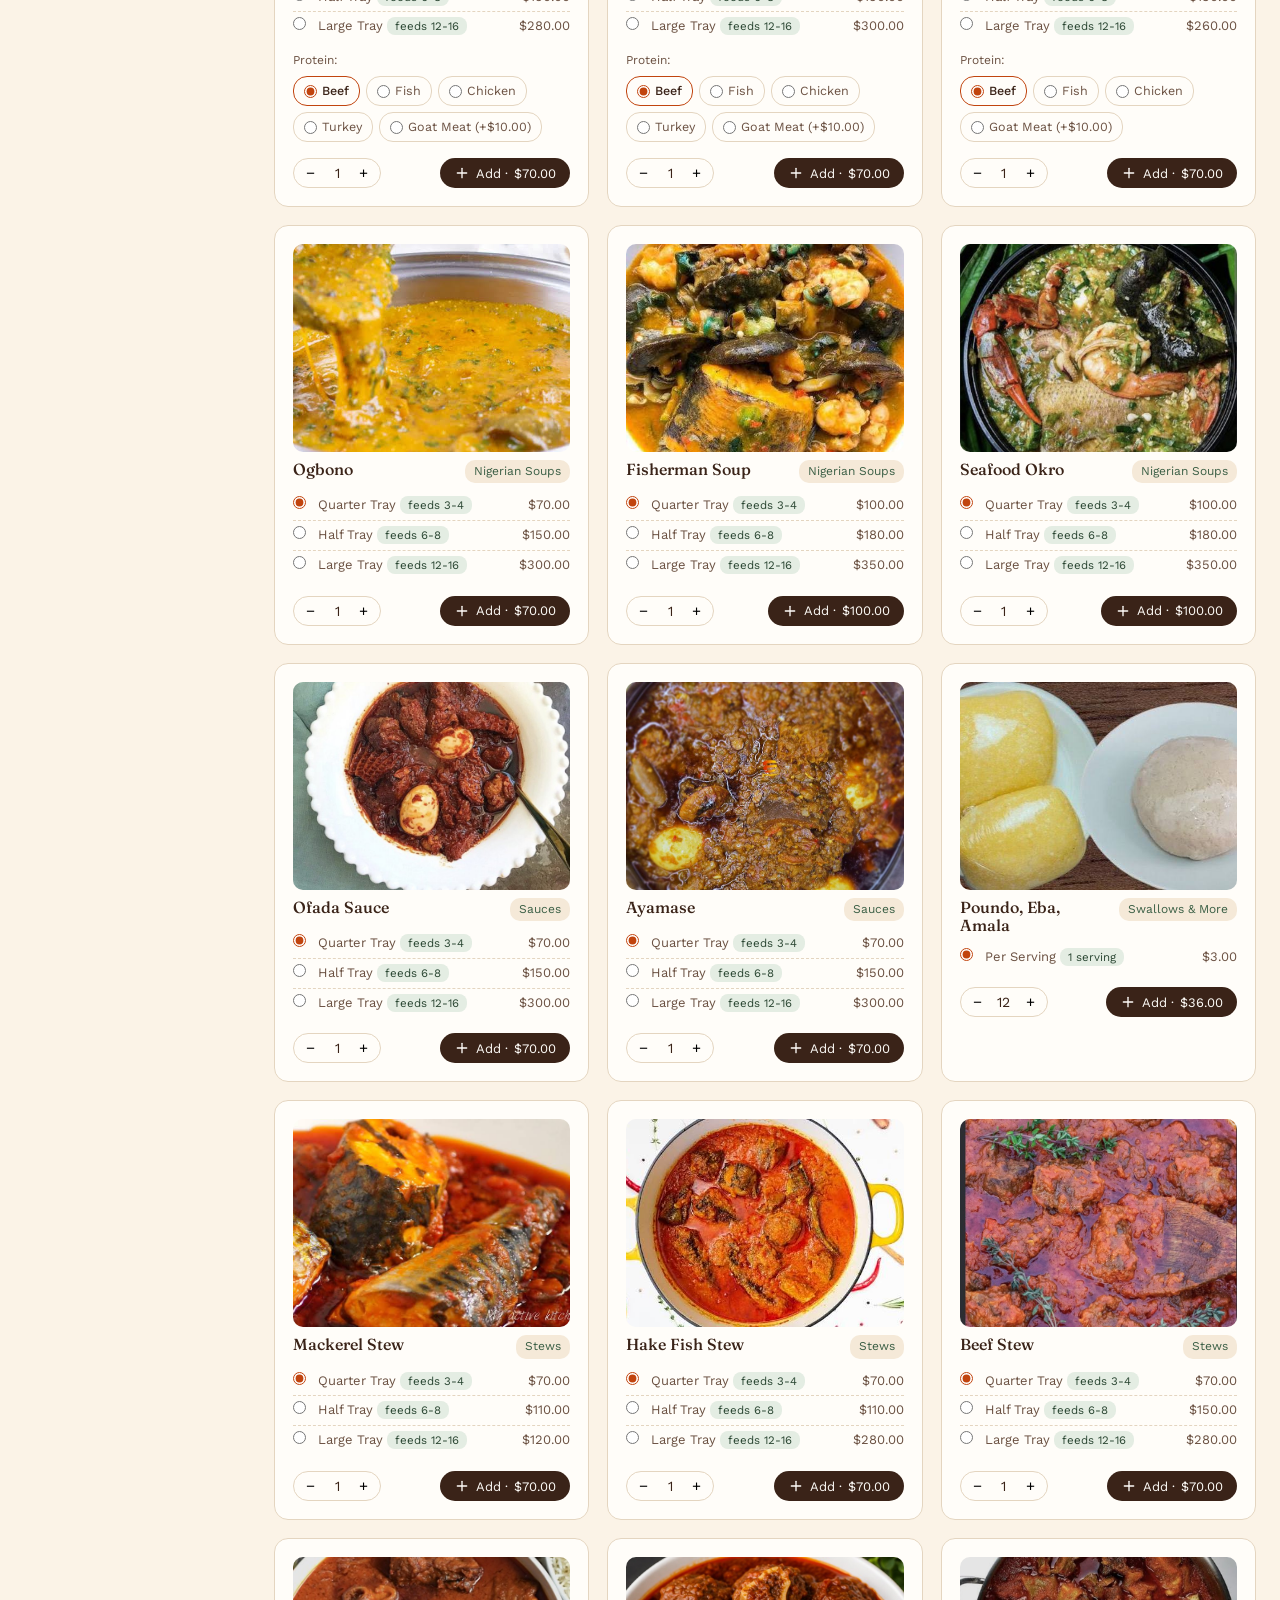
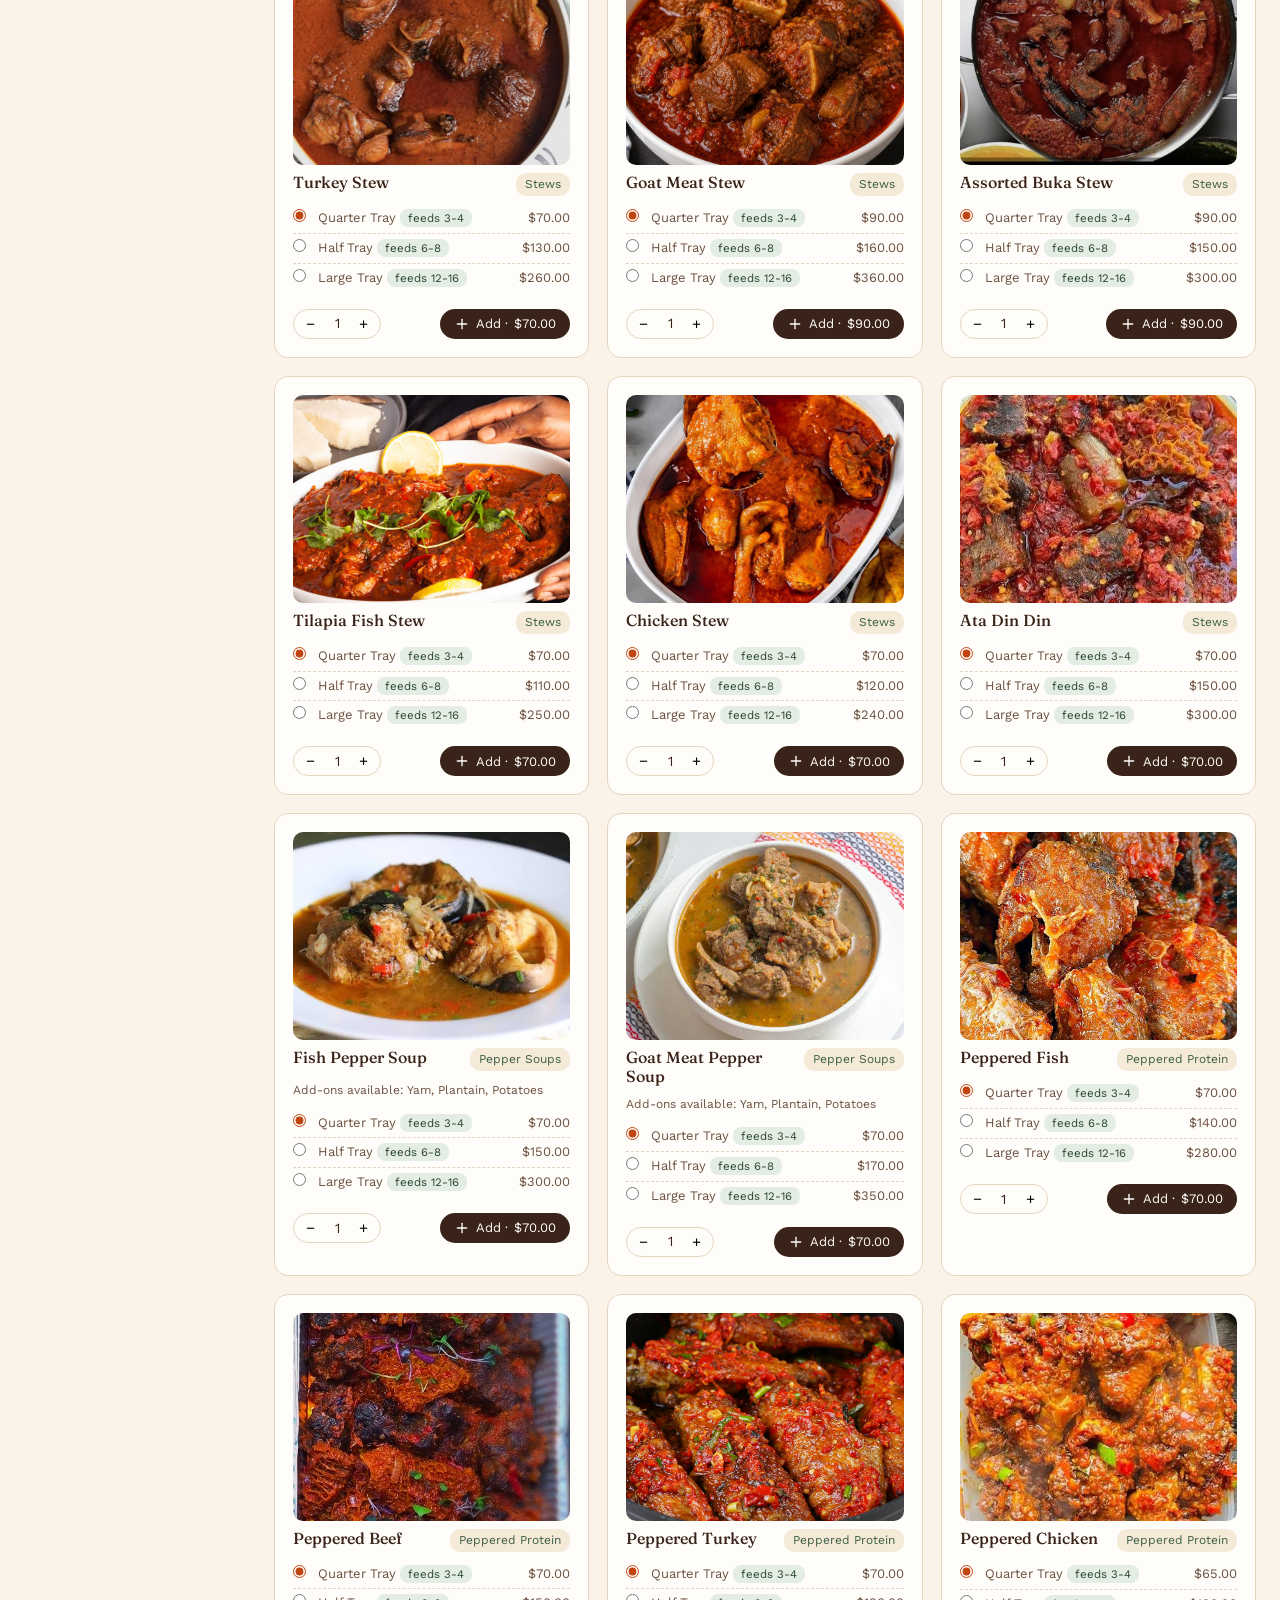
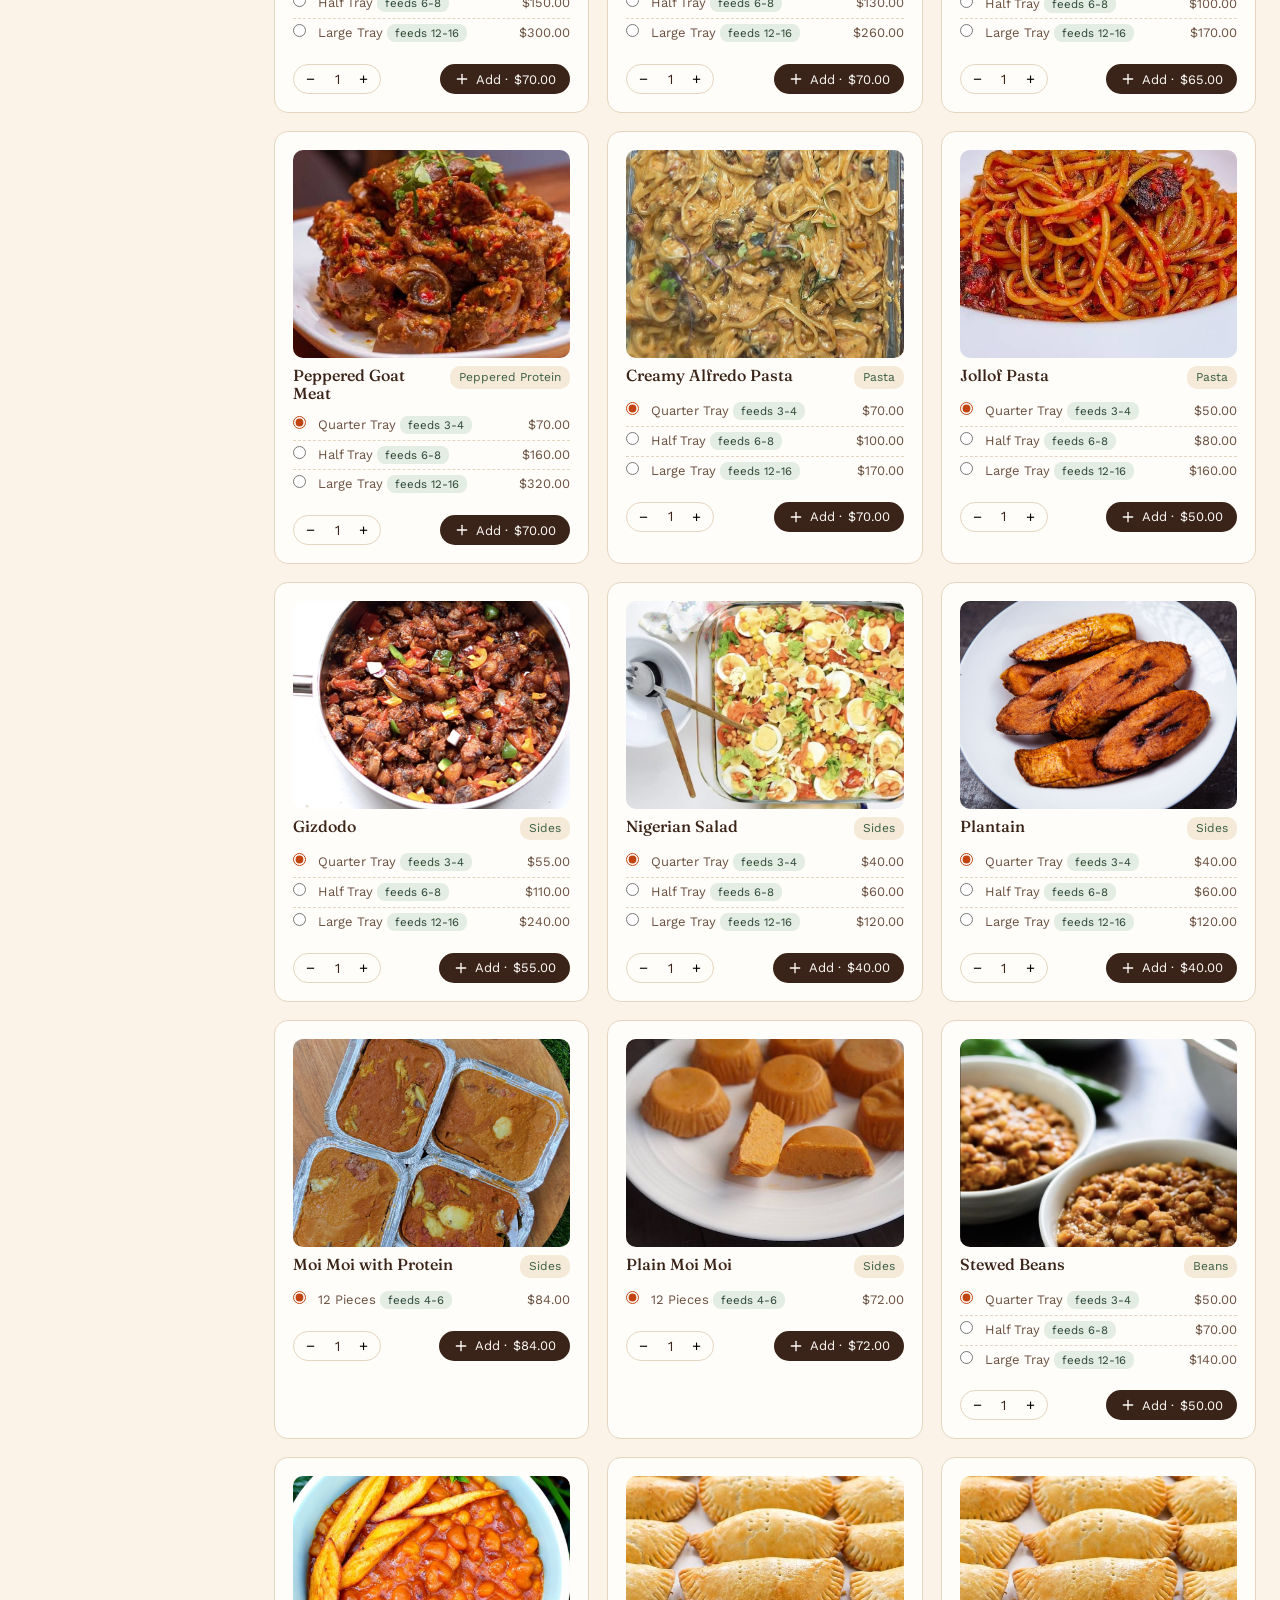
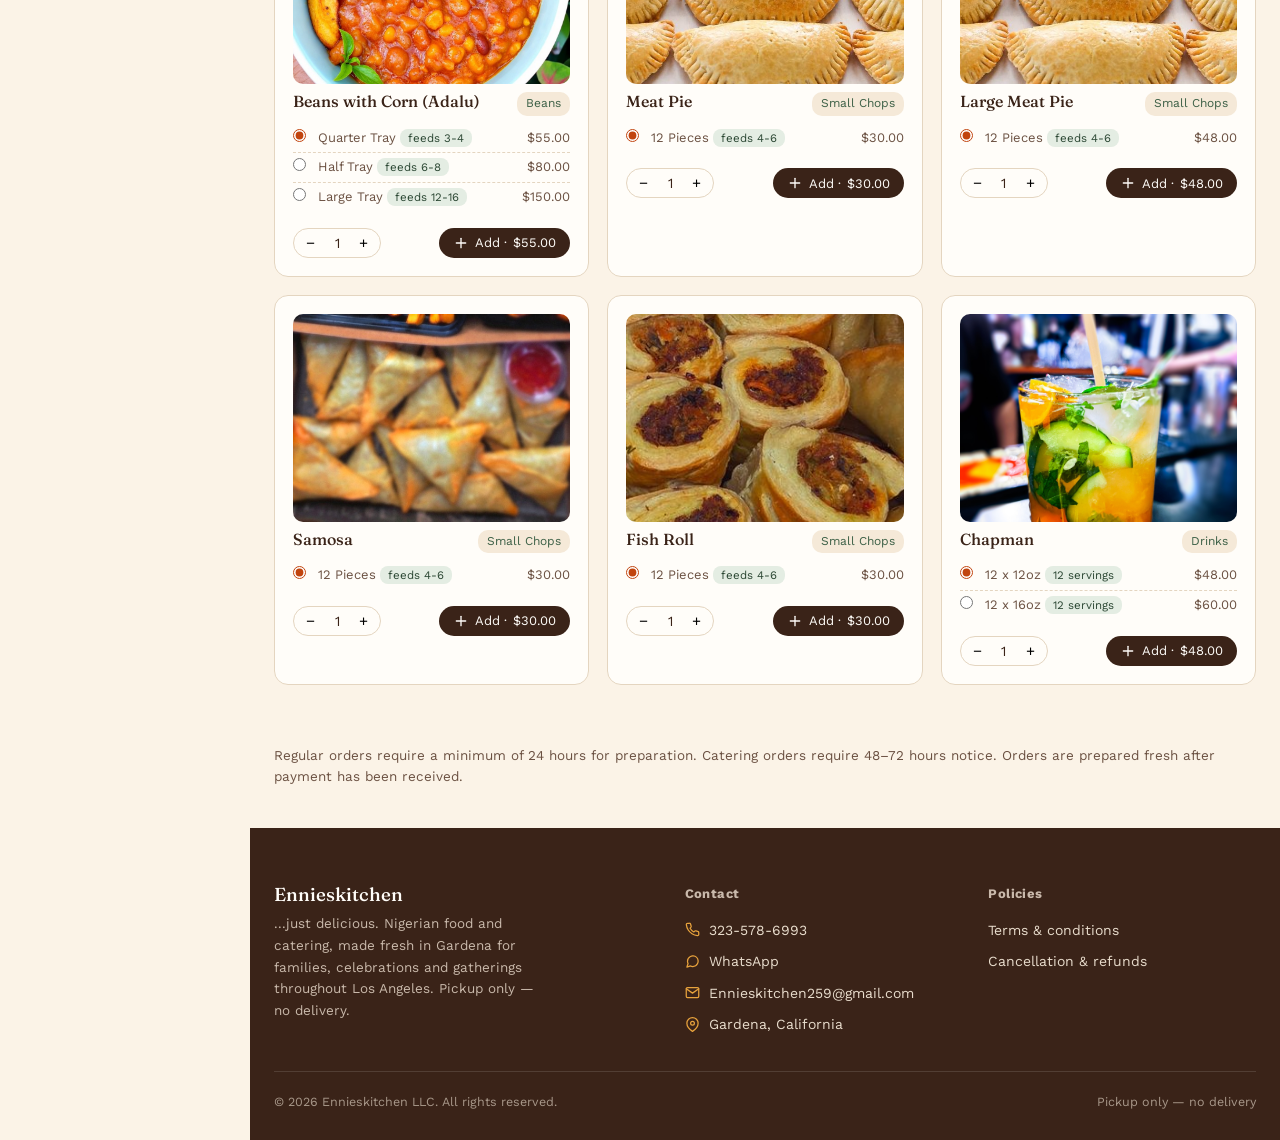
<file: menu.html>
<!DOCTYPE html>
<html lang="en">
<head>
<meta charset="UTF-8">
<script>(function(){try{var t=localStorage.getItem('ennieskitchen_theme');if(t==='light'||t==='dark')document.documentElement.setAttribute('data-theme',t);}catch(e){}})();</script>
<meta name="viewport" content="width=device-width, initial-scale=1.0">
<link rel="icon" href="/favicon.ico" sizes="48x48">
<link rel="icon" type="image/png" sizes="192x192" href="/images/favicon-192.png">
<link rel="apple-touch-icon" href="/images/favicon-192.png">
<title>Menu — Ennieskitchen | Nigerian Food in Gardena & Los Angeles</title>
<meta name="description" content="Full Ennieskitchen menu of Nigerian food in Los Angeles — rice dishes, soups, stews, pepper soups, swallows and small chops, with sizes and prices. Pickup only in Gardena, CA.">
<link rel="canonical" href="https://eatwithennieskitchen.com/menu.html">
<meta property="og:type" content="website">
<meta property="og:site_name" content="Ennieskitchen">
<meta property="og:title" content="Menu — Ennieskitchen | Nigerian Food in Gardena & Los Angeles">
<meta property="og:description" content="Full Ennieskitchen menu of Nigerian food — rice dishes, soups, stews, pepper soups, swallows and small chops, with sizes and prices.">
<meta property="og:url" content="https://eatwithennieskitchen.com/menu.html">
<meta property="og:image" content="https://eatwithennieskitchen.com/images/logo.jpg">
<meta property="og:locale" content="en_US">
<meta name="twitter:card" content="summary_large_image">
<meta name="twitter:title" content="Menu — Ennieskitchen | Nigerian Food in Gardena & Los Angeles">
<meta name="twitter:description" content="Full Ennieskitchen menu of Nigerian food — rice dishes, soups, stews, pepper soups, swallows and small chops, with sizes and prices.">
<meta name="twitter:image" content="https://eatwithennieskitchen.com/images/logo.jpg">
<link rel="preconnect" href="https://fonts.googleapis.com">
<link rel="preconnect" href="https://fonts.gstatic.com" crossorigin>
<link href="https://fonts.googleapis.com/css2?family=Fraunces:ital,wght@0,400;0,500;0,600;1,500&family=Work+Sans:wght@400;500;600&display=swap" rel="stylesheet">
<link rel="stylesheet" href="css/style.css?v=20261106">
</head>
<body>

<aside class="sidebar" id="sidebar">
  <a href="index.html" class="brand">
    <div class="brand-mark"><img src="images/logo.jpg" alt="Ennieskitchen logo"></div>
    <div class="brand-text">Ennieskitchen<small>...just delicious</small></div>
  </a>
  <nav id="mainnav">
    <a href="index.html"><span class="nav-dot"></span>Home</a>
    <a href="menu.html" class="active"><span class="nav-dot"></span>Menu</a>
    <a href="catering.html"><span class="nav-dot"></span>Catering</a>
    <a href="about.html"><span class="nav-dot"></span>About</a>
    <a href="contact.html"><span class="nav-dot"></span>Contact</a>
    <a href="faq.html"><span class="nav-dot"></span>FAQ</a>
    <a href="reviews.html"><span class="nav-dot"></span>Reviews</a>
  </nav>
  <div class="sidebar-actions">
    <button class="cart-btn sidebar-cart" onclick="openCart()">
      <svg width="18" height="18" viewBox="0 0 24 24" fill="none" stroke="currentColor" stroke-width="2" stroke-linecap="round" stroke-linejoin="round" aria-hidden="true"><circle cx="9" cy="21" r="1"></circle><circle cx="20" cy="21" r="1"></circle><path d="M1 1h4l2.68 13.39a2 2 0 0 0 2 1.61h9.72a2 2 0 0 0 2-1.61L23 6H6"></path></svg>
      Cart <span class="cart-count" id="cartCount">0</span>
    </button>
    <button class="theme-toggle" onclick="toggleTheme()" aria-label="Toggle dark mode">
      <svg class="icon-sun" viewBox="0 0 24 24" fill="none" stroke="currentColor" stroke-width="2" stroke-linecap="round" stroke-linejoin="round" aria-hidden="true"><circle cx="12" cy="12" r="5"></circle><line x1="12" y1="1" x2="12" y2="3"></line><line x1="12" y1="21" x2="12" y2="23"></line><line x1="4.22" y1="4.22" x2="5.64" y2="5.64"></line><line x1="18.36" y1="18.36" x2="19.78" y2="19.78"></line><line x1="1" y1="12" x2="3" y2="12"></line><line x1="21" y1="12" x2="23" y2="12"></line><line x1="4.22" y1="19.78" x2="5.64" y2="18.36"></line><line x1="18.36" y1="5.64" x2="19.78" y2="4.22"></line></svg>
      <svg class="icon-moon" viewBox="0 0 24 24" fill="none" stroke="currentColor" stroke-width="2" stroke-linecap="round" stroke-linejoin="round" aria-hidden="true"><path d="M21 12.79A9 9 0 1 1 11.21 3 7 7 0 0 0 21 12.79z"></path></svg>
    </button>
  </div>
  <div class="sidebar-divider" aria-hidden="true"></div>
  <div class="sidebar-contact">
    <a href="tel:+13235786993"><svg viewBox="0 0 24 24" fill="none" stroke="currentColor" stroke-width="2" stroke-linecap="round" stroke-linejoin="round" aria-hidden="true"><path d="M22 16.92v3a2 2 0 0 1-2.18 2 19.79 19.79 0 0 1-8.63-3.07 19.5 19.5 0 0 1-6-6 19.79 19.79 0 0 1-3.07-8.67A2 2 0 0 1 4.11 2h3a2 2 0 0 1 2 1.72c.127.96.361 1.903.7 2.81a2 2 0 0 1-.45 2.11L8.09 9.91a16 16 0 0 0 6 6l1.27-1.27a2 2 0 0 1 2.11-.45c.907.339 1.85.573 2.81.7A2 2 0 0 1 22 16.92z"></path></svg>+1 (323) 578-6993</a>
    <a href="https://wa.me/13235786993" target="_blank"><svg viewBox="0 0 24 24" fill="none" stroke="currentColor" stroke-width="2" stroke-linecap="round" stroke-linejoin="round" aria-hidden="true"><path d="M21 11.5a8.38 8.38 0 0 1-.9 3.8 8.5 8.5 0 0 1-7.6 4.7 8.38 8.38 0 0 1-3.8-.9L3 21l1.9-5.7a8.38 8.38 0 0 1-.9-3.8 8.5 8.5 0 0 1 4.7-7.6 8.38 8.38 0 0 1 3.8-.9h.5a8.48 8.48 0 0 1 8 8v.5z"></path></svg>WhatsApp order</a>
  </div>
  <p class="sidebar-note">Pickup only — Gardena, CA</p>
</aside>

<div class="nav-overlay" id="navOverlay" onclick="closeSidebar()"></div>

<div class="mobile-topbar">
  <button class="hamburger" onclick="openSidebar()" aria-label="Open menu">
    <span></span><span></span><span></span>
  </button>
  <a href="index.html" class="brand" style="gap:8px;">
    <div class="brand-mark" style="width:30px;height:30px;font-size:15px;"><img src="images/logo.jpg" alt="Ennieskitchen logo"></div>
    <div class="brand-text" style="font-size:16px;">Ennieskitchen</div>
  </a>
  <div style="display:flex;align-items:center;gap:8px;">
    <button class="theme-toggle topbar-theme-toggle" onclick="toggleTheme()" aria-label="Toggle dark mode">
      <svg class="icon-sun" viewBox="0 0 24 24" fill="none" stroke="currentColor" stroke-width="2" stroke-linecap="round" stroke-linejoin="round" aria-hidden="true"><circle cx="12" cy="12" r="5"></circle><line x1="12" y1="1" x2="12" y2="3"></line><line x1="12" y1="21" x2="12" y2="23"></line><line x1="4.22" y1="4.22" x2="5.64" y2="5.64"></line><line x1="18.36" y1="18.36" x2="19.78" y2="19.78"></line><line x1="1" y1="12" x2="3" y2="12"></line><line x1="21" y1="12" x2="23" y2="12"></line><line x1="4.22" y1="19.78" x2="5.64" y2="18.36"></line><line x1="18.36" y1="5.64" x2="19.78" y2="4.22"></line></svg>
      <svg class="icon-moon" viewBox="0 0 24 24" fill="none" stroke="currentColor" stroke-width="2" stroke-linecap="round" stroke-linejoin="round" aria-hidden="true"><path d="M21 12.79A9 9 0 1 1 11.21 3 7 7 0 0 0 21 12.79z"></path></svg>
    </button>
    <button class="cart-btn" onclick="openCart()" style="padding:7px 12px;">
      <svg width="17" height="17" viewBox="0 0 24 24" fill="none" stroke="currentColor" stroke-width="2" stroke-linecap="round" stroke-linejoin="round" aria-hidden="true"><circle cx="9" cy="21" r="1"></circle><circle cx="20" cy="21" r="1"></circle><path d="M1 1h4l2.68 13.39a2 2 0 0 0 2 1.61h9.72a2 2 0 0 0 2-1.61L23 6H6"></path></svg>
      <span class="cart-count" id="cartCountMobile">0</span>
    </button>
  </div>
</div>

<main class="main-content" id="mainContent">

  <div class="wrap menu-header">
    <h1>Our Nigerian food menu</h1>
    <p>Freshly prepared Nigerian dishes by the tray. Choose your size, set the quantity and add to cart. Pickup only — no delivery.</p>
    <div class="pickup-note" id="menuPickupNote"></div>
    <a class="tg-callout hidden" id="tgCallout" href="thanksgiving.html"><b>Ordering for Thanksgiving?</b> Get 15% off with our Thanksgiving menu, pickup Thu, Nov 26 →</a>
    <div class="menu-search">
      <svg class="icon" viewBox="0 0 24 24" fill="none" stroke="currentColor" stroke-width="2" stroke-linecap="round" stroke-linejoin="round" aria-hidden="true"><circle cx="11" cy="11" r="8"></circle><line x1="21" y1="21" x2="16.65" y2="16.65"></line></svg>
      <input type="search" id="menuSearch" placeholder="Search menu items…" oninput="setSearch(this.value)" aria-label="Search menu items">
    </div>
    <div class="cat-pills" id="catPills"></div>
  </div>
  <div class="wrap">
    <div class="menu-list" id="menuList"></div>
    <p id="menuEmpty" class="hidden" style="color:var(--ink-soft);padding:20px 0;">No dishes match your search — try a different name.</p>
    <p style="color:var(--ink-soft);font-size:13.5px;padding-bottom:40px;">Regular orders require a minimum of 24 hours for preparation. Catering orders require 48–72 hours notice. Orders are prepared fresh after payment has been received.</p>
  </div>

  <footer>
    <div class="wrap">
      <div class="footer-grid">
        <div class="footer-brand">
          <h3>Ennieskitchen</h3>
          <p>...just delicious. Nigerian food and catering, made fresh in Gardena for families, celebrations and gatherings throughout Los Angeles. Pickup only — no delivery.</p>
        </div>
        <div>
          <h5>Contact</h5>
          <ul>
            <li><a href="tel:+13235786993"><svg viewBox="0 0 24 24" fill="none" stroke="currentColor" stroke-width="2" stroke-linecap="round" stroke-linejoin="round" aria-hidden="true"><path d="M22 16.92v3a2 2 0 0 1-2.18 2 19.79 19.79 0 0 1-8.63-3.07 19.5 19.5 0 0 1-6-6 19.79 19.79 0 0 1-3.07-8.67A2 2 0 0 1 4.11 2h3a2 2 0 0 1 2 1.72c.127.96.361 1.903.7 2.81a2 2 0 0 1-.45 2.11L8.09 9.91a16 16 0 0 0 6 6l1.27-1.27a2 2 0 0 1 2.11-.45c.907.339 1.85.573 2.81.7A2 2 0 0 1 22 16.92z"></path></svg>323-578-6993</a></li>
            <li><a href="https://wa.me/13235786993"><svg viewBox="0 0 24 24" fill="none" stroke="currentColor" stroke-width="2" stroke-linecap="round" stroke-linejoin="round" aria-hidden="true"><path d="M21 11.5a8.38 8.38 0 0 1-.9 3.8 8.5 8.5 0 0 1-7.6 4.7 8.38 8.38 0 0 1-3.8-.9L3 21l1.9-5.7a8.38 8.38 0 0 1-.9-3.8 8.5 8.5 0 0 1 4.7-7.6 8.38 8.38 0 0 1 3.8-.9h.5a8.48 8.48 0 0 1 8 8v.5z"></path></svg>WhatsApp</a></li>
            <li><a href="mailto:Ennieskitchen259@gmail.com"><svg viewBox="0 0 24 24" fill="none" stroke="currentColor" stroke-width="2" stroke-linecap="round" stroke-linejoin="round" aria-hidden="true"><path d="M4 4h16c1.1 0 2 .9 2 2v12c0 1.1-.9 2-2 2H4c-1.1 0-2-.9-2-2V6c0-1.1.9-2 2-2z"></path><polyline points="22,6 12,13 2,6"></polyline></svg>Ennieskitchen259@gmail.com</a></li>
            <li><svg viewBox="0 0 24 24" fill="none" stroke="currentColor" stroke-width="2" stroke-linecap="round" stroke-linejoin="round" aria-hidden="true"><path d="M21 10c0 7-9 13-9 13s-9-6-9-13a9 9 0 0 1 18 0z"></path><circle cx="12" cy="10" r="3"></circle></svg>Gardena, California</li>
          </ul>
        </div>
        <div>
          <h5>Policies</h5>
          <ul>
            <li><a href="terms.html">Terms & conditions</a></li>
            <li><a href="cancellation-refunds.html">Cancellation & refunds</a></li>
          </ul>
        </div>
      </div>
      <div class="footer-bottom">
        <span>© 2026 Ennieskitchen LLC. All rights reserved.</span>
        <span>Pickup only — no delivery</span>
      </div>
    </div>
  </footer>
</main>

<div class="overlay" id="overlay" onclick="closeCart()"></div>
<div class="drawer" id="drawer">
  <div class="drawer-head">
    <h3><svg width="18" height="18" viewBox="0 0 24 24" fill="none" stroke="currentColor" stroke-width="2" stroke-linecap="round" stroke-linejoin="round" style="vertical-align:-3px;margin-right:6px" aria-hidden="true"><circle cx="9" cy="21" r="1"></circle><circle cx="20" cy="21" r="1"></circle><path d="M1 1h4l2.68 13.39a2 2 0 0 0 2 1.61h9.72a2 2 0 0 0 2-1.61L23 6H6"></path></svg>Your cart</h3>
    <button class="drawer-close" onclick="closeCart()">&times;</button>
  </div>
  <div class="drawer-items" id="drawerItems"></div>
  <div class="drawer-foot" id="drawerFoot">
    <div class="total-row"><span>Subtotal</span><span id="drawerTotal">$0.00</span></div>
    <button class="btn btn-primary" onclick="goCheckout()">Checkout <svg class="icon icon-arrow" viewBox="0 0 24 24" fill="none" stroke="currentColor" stroke-width="2" stroke-linecap="round" stroke-linejoin="round" aria-hidden="true"><line x1="5" y1="12" x2="19" y2="12"></line><polyline points="12 5 19 12 12 19"></polyline></svg></button>
    <p class="drawer-note">Tax calculated at checkout. Pay by Zelle, PayPal QR or card.</p>
  </div>
</div>

<script src="js/data.js?v=20261106"></script>
<script src="js/cart.js?v=20261106"></script>
<script src="js/nav.js?v=20261106"></script>
<script src="js/theme.js?v=20261106"></script>
<script src="js/menu.js?v=20261106"></script>
</body>
</html>
</file>
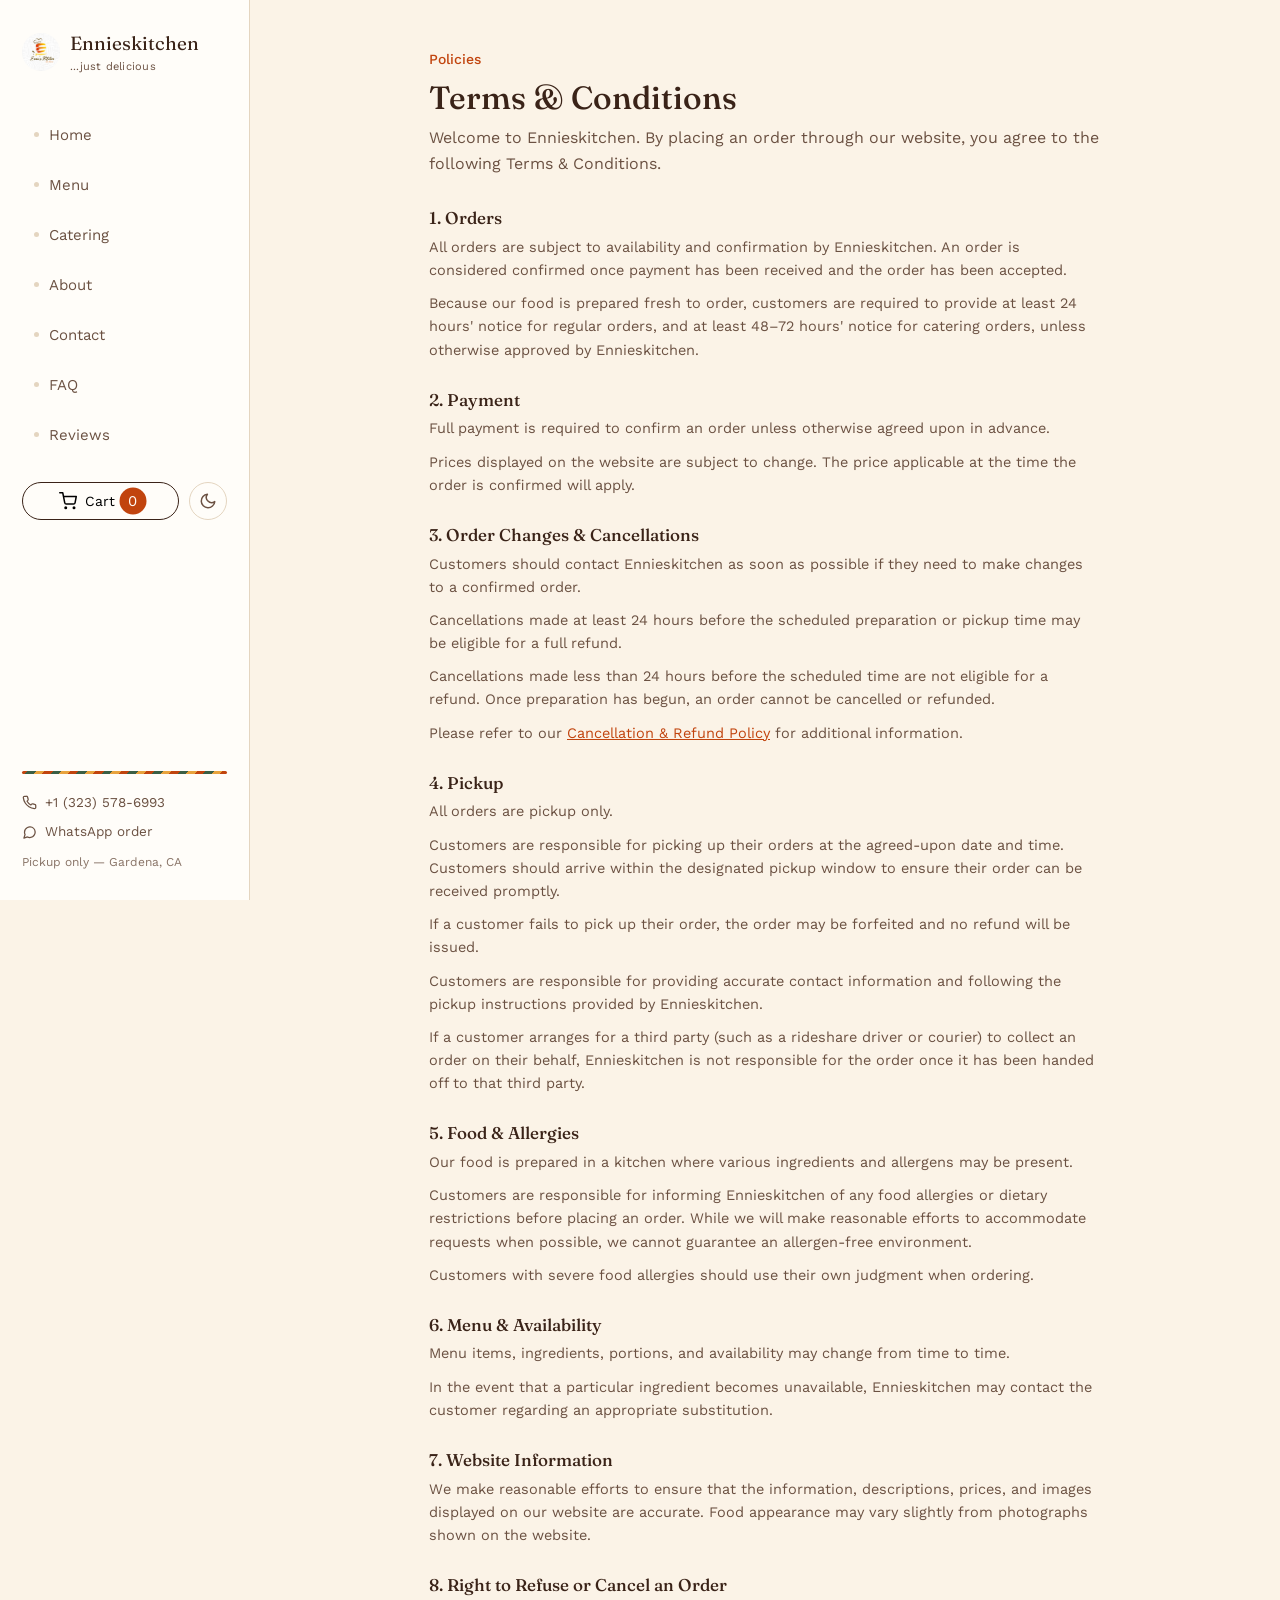
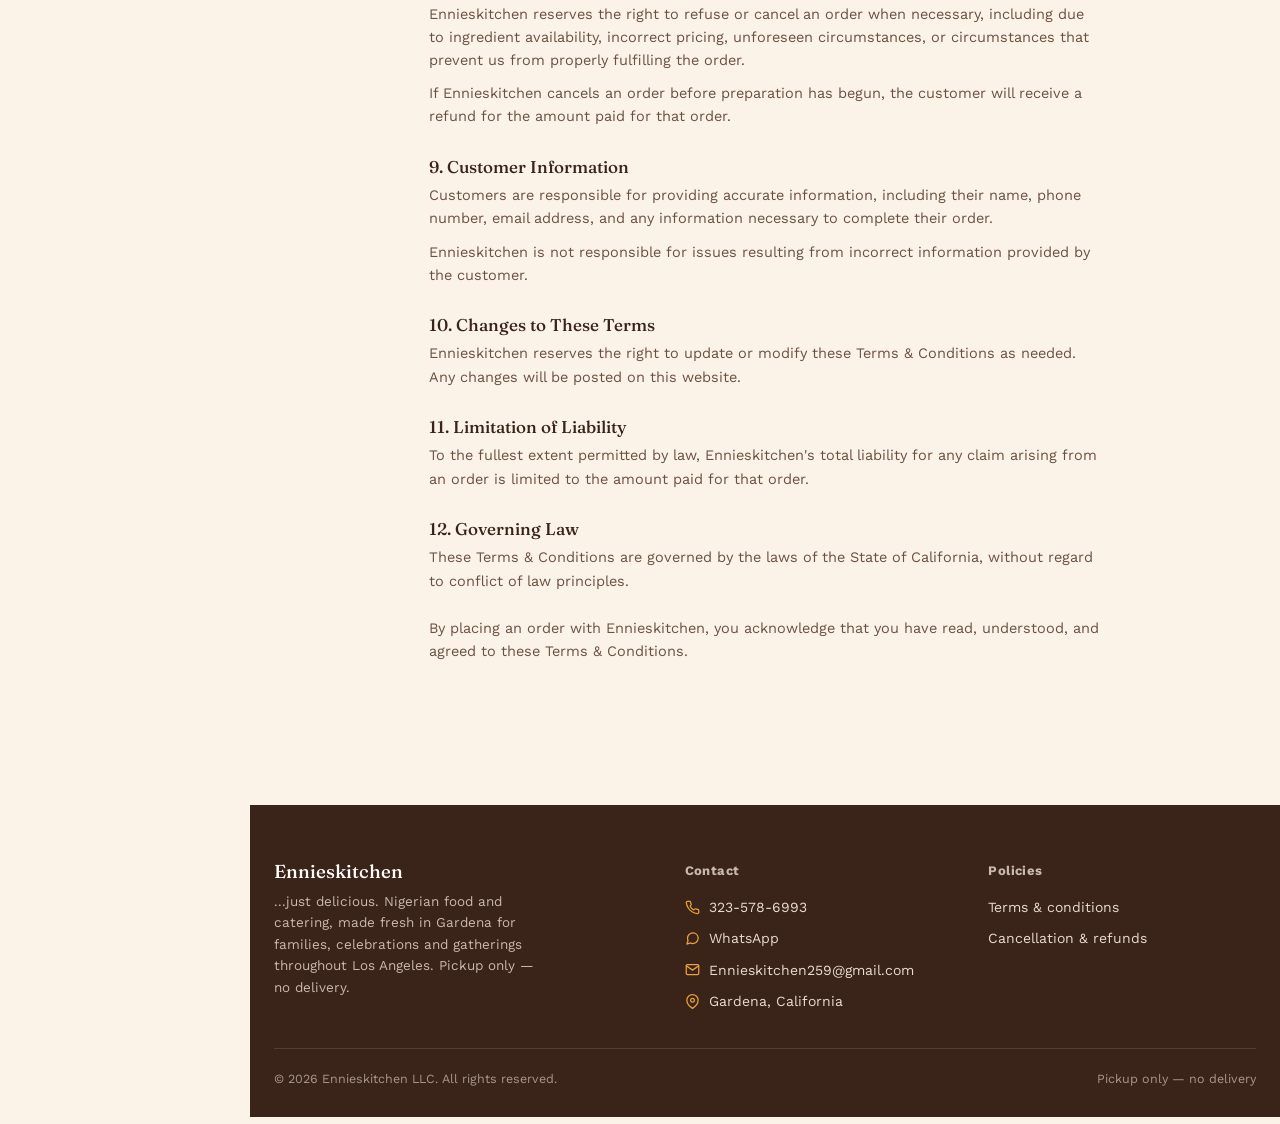
<file: terms.html>
<!DOCTYPE html>
<html lang="en">
<head>
<meta charset="UTF-8">
<script>(function(){try{var t=localStorage.getItem('ennieskitchen_theme');if(t==='light'||t==='dark')document.documentElement.setAttribute('data-theme',t);}catch(e){}})();</script>
<meta name="viewport" content="width=device-width, initial-scale=1.0">
<link rel="icon" href="/favicon.ico" sizes="48x48">
<link rel="icon" type="image/png" sizes="192x192" href="/images/favicon-192.png">
<link rel="apple-touch-icon" href="/images/favicon-192.png">
<title>Terms &amp; Conditions — Ennieskitchen</title>
<meta name="description" content="Terms and conditions for ordering Nigerian food and catering from Ennieskitchen in Gardena, CA.">
<link rel="canonical" href="https://eatwithennieskitchen.com/terms.html">
<link rel="preconnect" href="https://fonts.googleapis.com">
<link rel="preconnect" href="https://fonts.gstatic.com" crossorigin>
<link href="https://fonts.googleapis.com/css2?family=Fraunces:ital,wght@0,400;0,500;0,600;1,500&family=Work+Sans:wght@400;500;600&display=swap" rel="stylesheet">
<link rel="stylesheet" href="css/style.css?v=20261106">
</head>
<body>

<aside class="sidebar" id="sidebar">
  <a href="index.html" class="brand">
    <div class="brand-mark"><img src="images/logo.jpg" alt="Ennieskitchen logo"></div>
    <div class="brand-text">Ennieskitchen<small>...just delicious</small></div>
  </a>
  <nav id="mainnav">
    <a href="index.html"><span class="nav-dot"></span>Home</a>
    <a href="menu.html"><span class="nav-dot"></span>Menu</a>
    <a href="catering.html"><span class="nav-dot"></span>Catering</a>
    <a href="about.html"><span class="nav-dot"></span>About</a>
    <a href="contact.html"><span class="nav-dot"></span>Contact</a>
    <a href="faq.html"><span class="nav-dot"></span>FAQ</a>
    <a href="reviews.html"><span class="nav-dot"></span>Reviews</a>
  </nav>
  <div class="sidebar-actions">
    <button class="cart-btn sidebar-cart" onclick="openCart()">
      <svg width="18" height="18" viewBox="0 0 24 24" fill="none" stroke="currentColor" stroke-width="2" stroke-linecap="round" stroke-linejoin="round" aria-hidden="true"><circle cx="9" cy="21" r="1"></circle><circle cx="20" cy="21" r="1"></circle><path d="M1 1h4l2.68 13.39a2 2 0 0 0 2 1.61h9.72a2 2 0 0 0 2-1.61L23 6H6"></path></svg>
      Cart <span class="cart-count" id="cartCount">0</span>
    </button>
    <button class="theme-toggle" onclick="toggleTheme()" aria-label="Toggle dark mode">
      <svg class="icon-sun" viewBox="0 0 24 24" fill="none" stroke="currentColor" stroke-width="2" stroke-linecap="round" stroke-linejoin="round" aria-hidden="true"><circle cx="12" cy="12" r="5"></circle><line x1="12" y1="1" x2="12" y2="3"></line><line x1="12" y1="21" x2="12" y2="23"></line><line x1="4.22" y1="4.22" x2="5.64" y2="5.64"></line><line x1="18.36" y1="18.36" x2="19.78" y2="19.78"></line><line x1="1" y1="12" x2="3" y2="12"></line><line x1="21" y1="12" x2="23" y2="12"></line><line x1="4.22" y1="19.78" x2="5.64" y2="18.36"></line><line x1="18.36" y1="5.64" x2="19.78" y2="4.22"></line></svg>
      <svg class="icon-moon" viewBox="0 0 24 24" fill="none" stroke="currentColor" stroke-width="2" stroke-linecap="round" stroke-linejoin="round" aria-hidden="true"><path d="M21 12.79A9 9 0 1 1 11.21 3 7 7 0 0 0 21 12.79z"></path></svg>
    </button>
  </div>
  <div class="sidebar-divider" aria-hidden="true"></div>
  <div class="sidebar-contact">
    <a href="tel:+13235786993"><svg viewBox="0 0 24 24" fill="none" stroke="currentColor" stroke-width="2" stroke-linecap="round" stroke-linejoin="round" aria-hidden="true"><path d="M22 16.92v3a2 2 0 0 1-2.18 2 19.79 19.79 0 0 1-8.63-3.07 19.5 19.5 0 0 1-6-6 19.79 19.79 0 0 1-3.07-8.67A2 2 0 0 1 4.11 2h3a2 2 0 0 1 2 1.72c.127.96.361 1.903.7 2.81a2 2 0 0 1-.45 2.11L8.09 9.91a16 16 0 0 0 6 6l1.27-1.27a2 2 0 0 1 2.11-.45c.907.339 1.85.573 2.81.7A2 2 0 0 1 22 16.92z"></path></svg>+1 (323) 578-6993</a>
    <a href="https://wa.me/13235786993" target="_blank"><svg viewBox="0 0 24 24" fill="none" stroke="currentColor" stroke-width="2" stroke-linecap="round" stroke-linejoin="round" aria-hidden="true"><path d="M21 11.5a8.38 8.38 0 0 1-.9 3.8 8.5 8.5 0 0 1-7.6 4.7 8.38 8.38 0 0 1-3.8-.9L3 21l1.9-5.7a8.38 8.38 0 0 1-.9-3.8 8.5 8.5 0 0 1 4.7-7.6 8.38 8.38 0 0 1 3.8-.9h.5a8.48 8.48 0 0 1 8 8v.5z"></path></svg>WhatsApp order</a>
  </div>
  <p class="sidebar-note">Pickup only — Gardena, CA</p>
</aside>

<div class="nav-overlay" id="navOverlay" onclick="closeSidebar()"></div>

<div class="mobile-topbar">
  <button class="hamburger" onclick="openSidebar()" aria-label="Open menu">
    <span></span><span></span><span></span>
  </button>
  <a href="index.html" class="brand" style="gap:8px;">
    <div class="brand-mark" style="width:30px;height:30px;font-size:15px;"><img src="images/logo.jpg" alt="Ennieskitchen logo"></div>
    <div class="brand-text" style="font-size:16px;">Ennieskitchen</div>
  </a>
  <div style="display:flex;align-items:center;gap:8px;">
    <button class="theme-toggle topbar-theme-toggle" onclick="toggleTheme()" aria-label="Toggle dark mode">
      <svg class="icon-sun" viewBox="0 0 24 24" fill="none" stroke="currentColor" stroke-width="2" stroke-linecap="round" stroke-linejoin="round" aria-hidden="true"><circle cx="12" cy="12" r="5"></circle><line x1="12" y1="1" x2="12" y2="3"></line><line x1="12" y1="21" x2="12" y2="23"></line><line x1="4.22" y1="4.22" x2="5.64" y2="5.64"></line><line x1="18.36" y1="18.36" x2="19.78" y2="19.78"></line><line x1="1" y1="12" x2="3" y2="12"></line><line x1="21" y1="12" x2="23" y2="12"></line><line x1="4.22" y1="19.78" x2="5.64" y2="18.36"></line><line x1="18.36" y1="5.64" x2="19.78" y2="4.22"></line></svg>
      <svg class="icon-moon" viewBox="0 0 24 24" fill="none" stroke="currentColor" stroke-width="2" stroke-linecap="round" stroke-linejoin="round" aria-hidden="true"><path d="M21 12.79A9 9 0 1 1 11.21 3 7 7 0 0 0 21 12.79z"></path></svg>
    </button>
    <button class="cart-btn" onclick="openCart()" style="padding:7px 12px;">
      <svg width="17" height="17" viewBox="0 0 24 24" fill="none" stroke="currentColor" stroke-width="2" stroke-linecap="round" stroke-linejoin="round" aria-hidden="true"><circle cx="9" cy="21" r="1"></circle><circle cx="20" cy="21" r="1"></circle><path d="M1 1h4l2.68 13.39a2 2 0 0 0 2 1.61h9.72a2 2 0 0 0 2-1.61L23 6H6"></path></svg>
      <span class="cart-count" id="cartCountMobile">0</span>
    </button>
  </div>
</div>

<main class="main-content" id="mainContent">

  <section style="padding-top:48px;">
    <div class="wrap" style="max-width:720px;">
      <p class="eyebrow">Policies</p>
      <h1 style="font-size:32px;margin-bottom:8px;">Terms &amp; Conditions</h1>
      <p style="color:var(--ink-soft);margin-bottom:32px;">Welcome to Ennieskitchen. By placing an order through our website, you agree to the following Terms &amp; Conditions.</p>

      <div class="terms-body">
        <h3>1. Orders</h3>
        <p>All orders are subject to availability and confirmation by Ennieskitchen. An order is considered confirmed once payment has been received and the order has been accepted.</p>
        <p>Because our food is prepared fresh to order, customers are required to provide at least 24 hours' notice for regular orders, and at least 48–72 hours' notice for catering orders, unless otherwise approved by Ennieskitchen.</p>

        <h3>2. Payment</h3>
        <p>Full payment is required to confirm an order unless otherwise agreed upon in advance.</p>
        <p>Prices displayed on the website are subject to change. The price applicable at the time the order is confirmed will apply.</p>

        <h3>3. Order Changes &amp; Cancellations</h3>
        <p>Customers should contact Ennieskitchen as soon as possible if they need to make changes to a confirmed order.</p>
        <p>Cancellations made at least 24 hours before the scheduled preparation or pickup time may be eligible for a full refund.</p>
        <p>Cancellations made less than 24 hours before the scheduled time are not eligible for a refund. Once preparation has begun, an order cannot be cancelled or refunded.</p>
        <p>Please refer to our <a href="cancellation-refunds.html">Cancellation &amp; Refund Policy</a> for additional information.</p>

        <h3>4. Pickup</h3>
        <p>All orders are pickup only.</p>
        <p>Customers are responsible for picking up their orders at the agreed-upon date and time. Customers should arrive within the designated pickup window to ensure their order can be received promptly.</p>
        <p>If a customer fails to pick up their order, the order may be forfeited and no refund will be issued.</p>
        <p>Customers are responsible for providing accurate contact information and following the pickup instructions provided by Ennieskitchen.</p>
        <p>If a customer arranges for a third party (such as a rideshare driver or courier) to collect an order on their behalf, Ennieskitchen is not responsible for the order once it has been handed off to that third party.</p>

        <h3>5. Food &amp; Allergies</h3>
        <p>Our food is prepared in a kitchen where various ingredients and allergens may be present.</p>
        <p>Customers are responsible for informing Ennieskitchen of any food allergies or dietary restrictions before placing an order. While we will make reasonable efforts to accommodate requests when possible, we cannot guarantee an allergen-free environment.</p>
        <p>Customers with severe food allergies should use their own judgment when ordering.</p>

        <h3>6. Menu &amp; Availability</h3>
        <p>Menu items, ingredients, portions, and availability may change from time to time.</p>
        <p>In the event that a particular ingredient becomes unavailable, Ennieskitchen may contact the customer regarding an appropriate substitution.</p>

        <h3>7. Website Information</h3>
        <p>We make reasonable efforts to ensure that the information, descriptions, prices, and images displayed on our website are accurate. Food appearance may vary slightly from photographs shown on the website.</p>

        <h3>8. Right to Refuse or Cancel an Order</h3>
        <p>Ennieskitchen reserves the right to refuse or cancel an order when necessary, including due to ingredient availability, incorrect pricing, unforeseen circumstances, or circumstances that prevent us from properly fulfilling the order.</p>
        <p>If Ennieskitchen cancels an order before preparation has begun, the customer will receive a refund for the amount paid for that order.</p>

        <h3>9. Customer Information</h3>
        <p>Customers are responsible for providing accurate information, including their name, phone number, email address, and any information necessary to complete their order.</p>
        <p>Ennieskitchen is not responsible for issues resulting from incorrect information provided by the customer.</p>

        <h3>10. Changes to These Terms</h3>
        <p>Ennieskitchen reserves the right to update or modify these Terms &amp; Conditions as needed. Any changes will be posted on this website.</p>

        <h3>11. Limitation of Liability</h3>
        <p>To the fullest extent permitted by law, Ennieskitchen's total liability for any claim arising from an order is limited to the amount paid for that order.</p>

        <h3>12. Governing Law</h3>
        <p>These Terms &amp; Conditions are governed by the laws of the State of California, without regard to conflict of law principles.</p>

        <p style="margin-top:24px;">By placing an order with Ennieskitchen, you acknowledge that you have read, understood, and agreed to these Terms &amp; Conditions.</p>
      </div>
    </div>
  </section>

  <footer>
    <div class="wrap">
      <div class="footer-grid">
        <div class="footer-brand">
          <h3>Ennieskitchen</h3>
          <p>...just delicious. Nigerian food and catering, made fresh in Gardena for families, celebrations and gatherings throughout Los Angeles. Pickup only — no delivery.</p>
        </div>
        <div>
          <h5>Contact</h5>
          <ul>
            <li><a href="tel:+13235786993"><svg viewBox="0 0 24 24" fill="none" stroke="currentColor" stroke-width="2" stroke-linecap="round" stroke-linejoin="round" aria-hidden="true"><path d="M22 16.92v3a2 2 0 0 1-2.18 2 19.79 19.79 0 0 1-8.63-3.07 19.5 19.5 0 0 1-6-6 19.79 19.79 0 0 1-3.07-8.67A2 2 0 0 1 4.11 2h3a2 2 0 0 1 2 1.72c.127.96.361 1.903.7 2.81a2 2 0 0 1-.45 2.11L8.09 9.91a16 16 0 0 0 6 6l1.27-1.27a2 2 0 0 1 2.11-.45c.907.339 1.85.573 2.81.7A2 2 0 0 1 22 16.92z"></path></svg>323-578-6993</a></li>
            <li><a href="https://wa.me/13235786993"><svg viewBox="0 0 24 24" fill="none" stroke="currentColor" stroke-width="2" stroke-linecap="round" stroke-linejoin="round" aria-hidden="true"><path d="M21 11.5a8.38 8.38 0 0 1-.9 3.8 8.5 8.5 0 0 1-7.6 4.7 8.38 8.38 0 0 1-3.8-.9L3 21l1.9-5.7a8.38 8.38 0 0 1-.9-3.8 8.5 8.5 0 0 1 4.7-7.6 8.38 8.38 0 0 1 3.8-.9h.5a8.48 8.48 0 0 1 8 8v.5z"></path></svg>WhatsApp</a></li>
            <li><a href="mailto:Ennieskitchen259@gmail.com"><svg viewBox="0 0 24 24" fill="none" stroke="currentColor" stroke-width="2" stroke-linecap="round" stroke-linejoin="round" aria-hidden="true"><path d="M4 4h16c1.1 0 2 .9 2 2v12c0 1.1-.9 2-2 2H4c-1.1 0-2-.9-2-2V6c0-1.1.9-2 2-2z"></path><polyline points="22,6 12,13 2,6"></polyline></svg>Ennieskitchen259@gmail.com</a></li>
            <li><svg viewBox="0 0 24 24" fill="none" stroke="currentColor" stroke-width="2" stroke-linecap="round" stroke-linejoin="round" aria-hidden="true"><path d="M21 10c0 7-9 13-9 13s-9-6-9-13a9 9 0 0 1 18 0z"></path><circle cx="12" cy="10" r="3"></circle></svg>Gardena, California</li>
          </ul>
        </div>
        <div>
          <h5>Policies</h5>
          <ul>
            <li><a href="terms.html">Terms &amp; conditions</a></li>
            <li><a href="cancellation-refunds.html">Cancellation &amp; refunds</a></li>
          </ul>
        </div>
      </div>
      <div class="footer-bottom">
        <span>© 2026 Ennieskitchen LLC. All rights reserved.</span>
        <span>Pickup only — no delivery</span>
      </div>
    </div>
  </footer>
</main>

<div class="overlay" id="overlay" onclick="closeCart()"></div>
<div class="drawer" id="drawer">
  <div class="drawer-head">
    <h3><svg width="18" height="18" viewBox="0 0 24 24" fill="none" stroke="currentColor" stroke-width="2" stroke-linecap="round" stroke-linejoin="round" style="vertical-align:-3px;margin-right:6px" aria-hidden="true"><circle cx="9" cy="21" r="1"></circle><circle cx="20" cy="21" r="1"></circle><path d="M1 1h4l2.68 13.39a2 2 0 0 0 2 1.61h9.72a2 2 0 0 0 2-1.61L23 6H6"></path></svg>Your cart</h3>
    <button class="drawer-close" onclick="closeCart()">&times;</button>
  </div>
  <div class="drawer-items" id="drawerItems"></div>
  <div class="drawer-foot" id="drawerFoot">
    <div class="total-row"><span>Subtotal</span><span id="drawerTotal">$0.00</span></div>
    <button class="btn btn-primary" onclick="goCheckout()">Checkout <svg class="icon icon-arrow" viewBox="0 0 24 24" fill="none" stroke="currentColor" stroke-width="2" stroke-linecap="round" stroke-linejoin="round" aria-hidden="true"><line x1="5" y1="12" x2="19" y2="12"></line><polyline points="12 5 19 12 12 19"></polyline></svg></button>
    <p class="drawer-note">Tax calculated at checkout. Pay by Zelle, PayPal QR or card.</p>
  </div>
</div>

<script src="js/data.js?v=20261106"></script>
<script src="js/cart.js?v=20261106"></script>
<script src="js/nav.js?v=20261106"></script>
<script src="js/theme.js?v=20261106"></script>
</body>
</html>
</file>
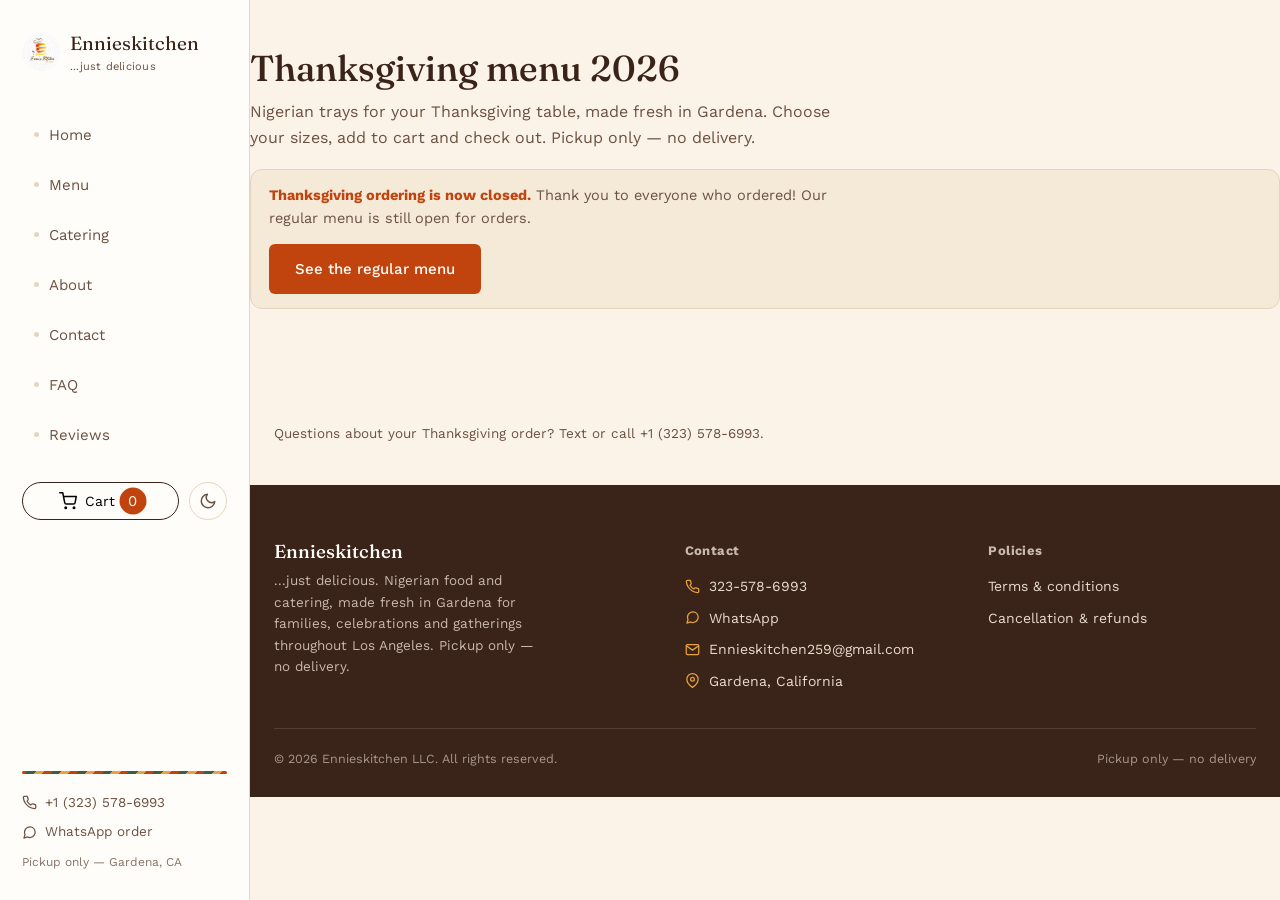
<file: thanksgiving.html>
<!DOCTYPE html>
<html lang="en">
<head>
<meta charset="UTF-8">
<script>(function(){try{var t=localStorage.getItem('ennieskitchen_theme');if(t==='light'||t==='dark')document.documentElement.setAttribute('data-theme',t);}catch(e){}})();</script>
<meta name="viewport" content="width=device-width, initial-scale=1.0">
<link rel="icon" href="/favicon.ico" sizes="48x48">
<link rel="icon" type="image/png" sizes="192x192" href="/images/favicon-192.png">
<link rel="apple-touch-icon" href="/images/favicon-192.png">
<title>Thanksgiving Menu 2026 — Ennieskitchen | Nigerian Food in Gardena</title>
<meta name="description" content="Order the Ennieskitchen Thanksgiving menu — jollof, fried rice, egusi, efo riro, peppered proteins and small chops. 15% off, pickup Thursday Nov 26 in Gardena, CA. Orders close Nov 20.">
<link rel="canonical" href="https://eatwithennieskitchen.com/thanksgiving.html">
<meta property="og:type" content="website">
<meta property="og:site_name" content="Ennieskitchen">
<meta property="og:title" content="Thanksgiving Menu 2026 — Ennieskitchen | Nigerian Food in Gardena">
<meta property="og:description" content="Nigerian Thanksgiving trays from Ennieskitchen — 15% off, pickup Thursday Nov 26 in Gardena, CA. Orders close Nov 20.">
<meta property="og:url" content="https://eatwithennieskitchen.com/thanksgiving.html">
<meta property="og:image" content="https://eatwithennieskitchen.com/images/logo.jpg">
<meta property="og:locale" content="en_US">
<meta name="twitter:card" content="summary_large_image">
<meta name="twitter:title" content="Thanksgiving Menu 2026 — Ennieskitchen | Nigerian Food in Gardena">
<meta name="twitter:description" content="Nigerian Thanksgiving trays from Ennieskitchen — 15% off, pickup Thursday Nov 26 in Gardena, CA. Orders close Nov 20.">
<meta name="twitter:image" content="https://eatwithennieskitchen.com/images/logo.jpg">
<link rel="preconnect" href="https://fonts.googleapis.com">
<link rel="preconnect" href="https://fonts.gstatic.com" crossorigin>
<link href="https://fonts.googleapis.com/css2?family=Fraunces:ital,wght@0,400;0,500;0,600;1,500&family=Work+Sans:wght@400;500;600&display=swap" rel="stylesheet">
<link rel="stylesheet" href="css/style.css?v=20261106">
</head>
<body class="page-thanksgiving">

<aside class="sidebar" id="sidebar">
  <a href="index.html" class="brand">
    <div class="brand-mark"><img src="images/logo.jpg" alt="Ennieskitchen logo"></div>
    <div class="brand-text">Ennieskitchen<small>...just delicious</small></div>
  </a>
  <nav id="mainnav">
    <a href="index.html"><span class="nav-dot"></span>Home</a>
    <a href="menu.html"><span class="nav-dot"></span>Menu</a>
    <a href="catering.html"><span class="nav-dot"></span>Catering</a>
    <a href="about.html"><span class="nav-dot"></span>About</a>
    <a href="contact.html"><span class="nav-dot"></span>Contact</a>
    <a href="faq.html"><span class="nav-dot"></span>FAQ</a>
    <a href="reviews.html"><span class="nav-dot"></span>Reviews</a>
  </nav>
  <div class="sidebar-actions">
    <button class="cart-btn sidebar-cart" onclick="openCart()">
      <svg width="18" height="18" viewBox="0 0 24 24" fill="none" stroke="currentColor" stroke-width="2" stroke-linecap="round" stroke-linejoin="round" aria-hidden="true"><circle cx="9" cy="21" r="1"></circle><circle cx="20" cy="21" r="1"></circle><path d="M1 1h4l2.68 13.39a2 2 0 0 0 2 1.61h9.72a2 2 0 0 0 2-1.61L23 6H6"></path></svg>
      Cart <span class="cart-count" id="cartCount">0</span>
    </button>
    <button class="theme-toggle" onclick="toggleTheme()" aria-label="Toggle dark mode">
      <svg class="icon-sun" viewBox="0 0 24 24" fill="none" stroke="currentColor" stroke-width="2" stroke-linecap="round" stroke-linejoin="round" aria-hidden="true"><circle cx="12" cy="12" r="5"></circle><line x1="12" y1="1" x2="12" y2="3"></line><line x1="12" y1="21" x2="12" y2="23"></line><line x1="4.22" y1="4.22" x2="5.64" y2="5.64"></line><line x1="18.36" y1="18.36" x2="19.78" y2="19.78"></line><line x1="1" y1="12" x2="3" y2="12"></line><line x1="21" y1="12" x2="23" y2="12"></line><line x1="4.22" y1="19.78" x2="5.64" y2="18.36"></line><line x1="18.36" y1="5.64" x2="19.78" y2="4.22"></line></svg>
      <svg class="icon-moon" viewBox="0 0 24 24" fill="none" stroke="currentColor" stroke-width="2" stroke-linecap="round" stroke-linejoin="round" aria-hidden="true"><path d="M21 12.79A9 9 0 1 1 11.21 3 7 7 0 0 0 21 12.79z"></path></svg>
    </button>
  </div>
  <div class="sidebar-divider" aria-hidden="true"></div>
  <div class="sidebar-contact">
    <a href="tel:+13235786993"><svg viewBox="0 0 24 24" fill="none" stroke="currentColor" stroke-width="2" stroke-linecap="round" stroke-linejoin="round" aria-hidden="true"><path d="M22 16.92v3a2 2 0 0 1-2.18 2 19.79 19.79 0 0 1-8.63-3.07 19.5 19.5 0 0 1-6-6 19.79 19.79 0 0 1-3.07-8.67A2 2 0 0 1 4.11 2h3a2 2 0 0 1 2 1.72c.127.96.361 1.903.7 2.81a2 2 0 0 1-.45 2.11L8.09 9.91a16 16 0 0 0 6 6l1.27-1.27a2 2 0 0 1 2.11-.45c.907.339 1.85.573 2.81.7A2 2 0 0 1 22 16.92z"></path></svg>+1 (323) 578-6993</a>
    <a href="https://wa.me/13235786993" target="_blank"><svg viewBox="0 0 24 24" fill="none" stroke="currentColor" stroke-width="2" stroke-linecap="round" stroke-linejoin="round" aria-hidden="true"><path d="M21 11.5a8.38 8.38 0 0 1-.9 3.8 8.5 8.5 0 0 1-7.6 4.7 8.38 8.38 0 0 1-3.8-.9L3 21l1.9-5.7a8.38 8.38 0 0 1-.9-3.8 8.5 8.5 0 0 1 4.7-7.6 8.38 8.38 0 0 1 3.8-.9h.5a8.48 8.48 0 0 1 8 8v.5z"></path></svg>WhatsApp order</a>
  </div>
  <p class="sidebar-note">Pickup only — Gardena, CA</p>
</aside>

<div class="nav-overlay" id="navOverlay" onclick="closeSidebar()"></div>

<div class="mobile-topbar">
  <button class="hamburger" onclick="openSidebar()" aria-label="Open menu">
    <span></span><span></span><span></span>
  </button>
  <a href="index.html" class="brand" style="gap:8px;">
    <div class="brand-mark" style="width:30px;height:30px;font-size:15px;"><img src="images/logo.jpg" alt="Ennieskitchen logo"></div>
    <div class="brand-text" style="font-size:16px;">Ennieskitchen</div>
  </a>
  <div style="display:flex;align-items:center;gap:8px;">
    <button class="theme-toggle topbar-theme-toggle" onclick="toggleTheme()" aria-label="Toggle dark mode">
      <svg class="icon-sun" viewBox="0 0 24 24" fill="none" stroke="currentColor" stroke-width="2" stroke-linecap="round" stroke-linejoin="round" aria-hidden="true"><circle cx="12" cy="12" r="5"></circle><line x1="12" y1="1" x2="12" y2="3"></line><line x1="12" y1="21" x2="12" y2="23"></line><line x1="4.22" y1="4.22" x2="5.64" y2="5.64"></line><line x1="18.36" y1="18.36" x2="19.78" y2="19.78"></line><line x1="1" y1="12" x2="3" y2="12"></line><line x1="21" y1="12" x2="23" y2="12"></line><line x1="4.22" y1="19.78" x2="5.64" y2="18.36"></line><line x1="18.36" y1="5.64" x2="19.78" y2="4.22"></line></svg>
      <svg class="icon-moon" viewBox="0 0 24 24" fill="none" stroke="currentColor" stroke-width="2" stroke-linecap="round" stroke-linejoin="round" aria-hidden="true"><path d="M21 12.79A9 9 0 1 1 11.21 3 7 7 0 0 0 21 12.79z"></path></svg>
    </button>
    <button class="cart-btn" onclick="openCart()" style="padding:7px 12px;">
      <svg width="17" height="17" viewBox="0 0 24 24" fill="none" stroke="currentColor" stroke-width="2" stroke-linecap="round" stroke-linejoin="round" aria-hidden="true"><circle cx="9" cy="21" r="1"></circle><circle cx="20" cy="21" r="1"></circle><path d="M1 1h4l2.68 13.39a2 2 0 0 0 2 1.61h9.72a2 2 0 0 0 2-1.61L23 6H6"></path></svg>
      <span class="cart-count" id="cartCountMobile">0</span>
    </button>
  </div>
</div>

<main class="main-content" id="mainContent">

  <div class="wrap menu-header">
    <h1>Thanksgiving menu 2026</h1>
    <p>Nigerian trays for your Thanksgiving table, made fresh in Gardena. Choose your sizes, add to cart and check out. Pickup only — no delivery.</p>
    <div id="tgOrdering">
      <ul class="tg-info">
        <li><b>Pickup:</b> Thursday, Nov 26 in Gardena, CA</li>
        <li><b>Orders close:</b> Nov 20, or sooner if we reach capacity</li>
        <li><b>15% off</b> your whole order, applied automatically at checkout</li>
      </ul>
      <div class="cat-pills" id="catPills"></div>
    </div>
    <div id="tgClosed" class="tg-info hidden">
      <p><b>Thanksgiving ordering is now closed.</b> Thank you to everyone who ordered! Our regular menu is still open for orders.</p>
      <a class="btn btn-primary" style="margin-top:14px;" href="menu.html">See the regular menu</a>
    </div>
  </div>
  <div class="wrap">
    <div class="menu-list" id="menuList"></div>
    <p id="menuEmpty" class="hidden"></p>
    <p style="color:var(--ink-soft);font-size:13.5px;padding-bottom:40px;">Questions about your Thanksgiving order? Text or call <a href="tel:+13235786993">+1 (323) 578-6993</a>.</p>
  </div>

  <footer>
    <div class="wrap">
      <div class="footer-grid">
        <div class="footer-brand">
          <h3>Ennieskitchen</h3>
          <p>...just delicious. Nigerian food and catering, made fresh in Gardena for families, celebrations and gatherings throughout Los Angeles. Pickup only — no delivery.</p>
        </div>
        <div>
          <h5>Contact</h5>
          <ul>
            <li><a href="tel:+13235786993"><svg viewBox="0 0 24 24" fill="none" stroke="currentColor" stroke-width="2" stroke-linecap="round" stroke-linejoin="round" aria-hidden="true"><path d="M22 16.92v3a2 2 0 0 1-2.18 2 19.79 19.79 0 0 1-8.63-3.07 19.5 19.5 0 0 1-6-6 19.79 19.79 0 0 1-3.07-8.67A2 2 0 0 1 4.11 2h3a2 2 0 0 1 2 1.72c.127.96.361 1.903.7 2.81a2 2 0 0 1-.45 2.11L8.09 9.91a16 16 0 0 0 6 6l1.27-1.27a2 2 0 0 1 2.11-.45c.907.339 1.85.573 2.81.7A2 2 0 0 1 22 16.92z"></path></svg>323-578-6993</a></li>
            <li><a href="https://wa.me/13235786993"><svg viewBox="0 0 24 24" fill="none" stroke="currentColor" stroke-width="2" stroke-linecap="round" stroke-linejoin="round" aria-hidden="true"><path d="M21 11.5a8.38 8.38 0 0 1-.9 3.8 8.5 8.5 0 0 1-7.6 4.7 8.38 8.38 0 0 1-3.8-.9L3 21l1.9-5.7a8.38 8.38 0 0 1-.9-3.8 8.5 8.5 0 0 1 4.7-7.6 8.38 8.38 0 0 1 3.8-.9h.5a8.48 8.48 0 0 1 8 8v.5z"></path></svg>WhatsApp</a></li>
            <li><a href="mailto:Ennieskitchen259@gmail.com"><svg viewBox="0 0 24 24" fill="none" stroke="currentColor" stroke-width="2" stroke-linecap="round" stroke-linejoin="round" aria-hidden="true"><path d="M4 4h16c1.1 0 2 .9 2 2v12c0 1.1-.9 2-2 2H4c-1.1 0-2-.9-2-2V6c0-1.1.9-2 2-2z"></path><polyline points="22,6 12,13 2,6"></polyline></svg>Ennieskitchen259@gmail.com</a></li>
            <li><svg viewBox="0 0 24 24" fill="none" stroke="currentColor" stroke-width="2" stroke-linecap="round" stroke-linejoin="round" aria-hidden="true"><path d="M21 10c0 7-9 13-9 13s-9-6-9-13a9 9 0 0 1 18 0z"></path><circle cx="12" cy="10" r="3"></circle></svg>Gardena, California</li>
          </ul>
        </div>
        <div>
          <h5>Policies</h5>
          <ul>
            <li><a href="terms.html">Terms & conditions</a></li>
            <li><a href="cancellation-refunds.html">Cancellation & refunds</a></li>
          </ul>
        </div>
      </div>
      <div class="footer-bottom">
        <span>© 2026 Ennieskitchen LLC. All rights reserved.</span>
        <span>Pickup only — no delivery</span>
      </div>
    </div>
  </footer>
</main>

<div class="overlay" id="overlay" onclick="closeCart()"></div>
<div class="drawer" id="drawer">
  <div class="drawer-head">
    <h3><svg width="18" height="18" viewBox="0 0 24 24" fill="none" stroke="currentColor" stroke-width="2" stroke-linecap="round" stroke-linejoin="round" style="vertical-align:-3px;margin-right:6px" aria-hidden="true"><circle cx="9" cy="21" r="1"></circle><circle cx="20" cy="21" r="1"></circle><path d="M1 1h4l2.68 13.39a2 2 0 0 0 2 1.61h9.72a2 2 0 0 0 2-1.61L23 6H6"></path></svg>Your cart</h3>
    <button class="drawer-close" onclick="closeCart()">&times;</button>
  </div>
  <div class="drawer-items" id="drawerItems"></div>
  <div class="drawer-foot" id="drawerFoot">
    <div class="total-row"><span>Subtotal</span><span id="drawerTotal">$0.00</span></div>
    <button class="btn btn-primary" onclick="goCheckout()">Checkout <svg class="icon icon-arrow" viewBox="0 0 24 24" fill="none" stroke="currentColor" stroke-width="2" stroke-linecap="round" stroke-linejoin="round" aria-hidden="true"><line x1="5" y1="12" x2="19" y2="12"></line><polyline points="12 5 19 12 12 19"></polyline></svg></button>
    <p class="drawer-note">Tax calculated at checkout. Pay by Zelle, PayPal QR or card.</p>
  </div>
</div>

<script src="js/data.js?v=20261106"></script>
<script src="js/cart.js?v=20261106"></script>
<script src="js/nav.js?v=20261106"></script>
<script src="js/theme.js?v=20261106"></script>
<script src="js/menu.js?v=20261106"></script>
</body>
</html>
</file>
<file: css/style.css>
:root{
  --cream:#FBF3E7;
  --cream-2:#F5E9D8;
  --terracotta:#C1440E;
  --terracotta-dark:#9A350A;
  --green:#3B5F45;
  --green-dark:#2A4632;
  --amber:#E8A33D;
  --ink:#3A2318;
  --ink-soft:#6B5142;
  --line:#E4D5C0;
  --white:#FFFDF9;
  --sidebar-w:250px;
  --topbar-h:60px;
  color-scheme:light;
}
@media (prefers-color-scheme: dark){
  :root:not([data-theme="light"]){
    --cream:#1C1410;
    --cream-2:#251B15;
    --terracotta:#E8642A;
    --terracotta-dark:#C1440E;
    --green:#5C8A6B;
    --green-dark:#3B5F45;
    --amber:#F0B15B;
    --ink:#F3E7DA;
    --ink-soft:#C2AC9B;
    --line:#3D2E23;
    --white:#241A14;
    color-scheme:dark;
  }
}
:root[data-theme="dark"]{
  --cream:#1C1410;
  --cream-2:#251B15;
  --terracotta:#E8642A;
  --terracotta-dark:#C1440E;
  --green:#5C8A6B;
  --green-dark:#3B5F45;
  --amber:#F0B15B;
  --ink:#F3E7DA;
  --ink-soft:#C2AC9B;
  --line:#3D2E23;
  --white:#241A14;
  color-scheme:dark;
}
*{box-sizing:border-box;margin:0;padding:0;}
body{
  font-family:'Work Sans', sans-serif;
  background:var(--cream);
  color:var(--ink);
  transition:background .2s ease, color .2s ease;
  line-height:1.6;
}
h1,h2,h3,h4{
  font-family:'Fraunces', serif;
  font-weight:500;
  color:var(--ink);
  line-height:1.15;
}
a{color:inherit;text-decoration:none;}
img{max-width:100%;display:block;}
.wrap{max-width:1080px;margin:0 auto;padding:0 24px;}
button{font-family:inherit;cursor:pointer;border:none;background:none;}

/* ---------- SIDEBAR ---------- */
.sidebar{
  position:fixed;top:0;left:0;height:100vh;width:var(--sidebar-w);
  background:var(--white);border-right:1px solid var(--line);
  display:flex;flex-direction:column;
  padding:28px 22px;z-index:150;
  transition:transform .3s ease;
}
.brand{display:flex;align-items:center;gap:10px;}
.sidebar .brand{margin-bottom:36px;}
.brand-mark{
  width:38px;height:38px;border-radius:50%;flex-shrink:0;
  background:var(--terracotta);
  display:flex;align-items:center;justify-content:center;
  color:var(--white);font-family:'Fraunces',serif;font-size:18px;
  overflow:hidden;
}
.brand-mark img{width:100%;height:100%;object-fit:cover;display:block;}
.brand-text{font-family:'Fraunces',serif;font-size:19px;color:var(--ink);}
.brand-text small{display:block;font-family:'Work Sans',sans-serif;font-size:11px;color:var(--ink-soft);letter-spacing:0.02em;}

#mainnav{display:flex;flex-direction:column;gap:4px;margin-bottom:24px;}
#mainnav a{
  position:relative;font-size:15px;color:var(--ink-soft);
  padding:11px 12px;border-radius:8px;
  display:flex;align-items:center;gap:10px;
  transition:background .15s, color .15s, padding-left .15s;
}
.nav-dot{width:5px;height:5px;border-radius:50%;background:var(--line);transition:background .15s, transform .15s;flex-shrink:0;}
#mainnav a:hover{background:var(--cream-2);color:var(--ink);padding-left:16px;}
#mainnav a.active{background:var(--cream-2);color:var(--terracotta);font-weight:500;}
#mainnav a.active .nav-dot{background:var(--terracotta);transform:scale(1.4);}

.sidebar-actions{display:flex;gap:10px;margin-bottom:auto;}
.sidebar-cart{
  flex:1;justify-content:center;
}
.theme-toggle{
  width:38px;height:38px;border-radius:50%;flex-shrink:0;
  border:1px solid var(--line);color:var(--ink-soft);
  display:flex;align-items:center;justify-content:center;
  transition:background .15s ease, color .15s ease, border-color .15s ease;
}
.theme-toggle:hover{background:var(--cream-2);color:var(--terracotta);border-color:var(--terracotta);}
.theme-toggle svg{width:18px;height:18px;}
.theme-toggle .icon-sun{display:none;}
.theme-toggle .icon-moon{display:block;}
@media (prefers-color-scheme: dark){
  :root:not([data-theme="light"]) .theme-toggle .icon-sun{display:block;}
  :root:not([data-theme="light"]) .theme-toggle .icon-moon{display:none;}
}
:root[data-theme="dark"] .theme-toggle .icon-sun{display:block;}
:root[data-theme="dark"] .theme-toggle .icon-moon{display:none;}
.topbar-theme-toggle{width:34px;height:34px;}
.cart-btn{
  position:relative;display:flex;align-items:center;gap:8px;
  border:1px solid var(--ink);border-radius:24px;padding:8px 16px;font-size:14px;
  transition:background .15s, color .15s;
}
.cart-btn:hover{background:var(--ink);color:var(--white);}
.cart-count{
  background:var(--terracotta);color:var(--white);
  border-radius:50%;width:20px;height:20px;font-size:11px;
  display:flex;align-items:center;justify-content:center;
  transition:transform .2s;
}
.cart-count.bump{transform:scale(1.35);}

.sidebar-divider{
  height:3px;border-radius:2px;margin:24px 0 18px;
  background:repeating-linear-gradient(-45deg,var(--terracotta) 0 6px,var(--amber) 6px 12px,var(--green) 12px 18px);
  background-size:200% 100%;
  animation:driftStripe 6s linear infinite;
}
@keyframes driftStripe{ from{background-position:0 0;} to{background-position:34px 0;} }

.sidebar-contact{display:flex;flex-direction:column;gap:8px;margin-bottom:10px;}
.sidebar-contact a{font-size:13.5px;color:var(--ink-soft);display:flex;align-items:center;gap:8px;}
.sidebar-contact a:hover{color:var(--terracotta);}
.sidebar-contact a svg{width:15px;height:15px;flex-shrink:0;}
.sidebar-note{font-size:12px;color:var(--ink-soft);opacity:0.8;}

.nav-overlay{
  position:fixed;inset:0;background:rgba(58,35,24,0.4);
  z-index:140;display:none;
}
.nav-overlay.show{display:block;}

.mobile-topbar{
  display:none;position:sticky;top:0;z-index:120;
  background:var(--cream);border-bottom:1px solid var(--line);
  align-items:center;justify-content:space-between;
  padding:12px 18px;height:var(--topbar-h);
}
.hamburger{display:flex;flex-direction:column;gap:4px;padding:6px;}
.hamburger span{width:20px;height:2px;background:var(--ink);border-radius:2px;transition:transform .2s, opacity .2s;}
.hamburger.open span:nth-child(1){transform:translateY(6px) rotate(45deg);}
.hamburger.open span:nth-child(2){opacity:0;}
.hamburger.open span:nth-child(3){transform:translateY(-6px) rotate(-45deg);}

/* ---------- HOVER / INTERACTION POLISH ---------- */
.btn{transition:transform .12s ease, background .15s ease;}
.btn:hover{transform:translateY(-1px);}
.btn:active{transform:scale(0.98);}
.dish-card{transition:transform .18s ease, border-color .18s ease;}
.dish-card:hover{transform:translateY(-4px);border-color:var(--terracotta);}
.offer-card, .policy-card, .spread-card{transition:transform .18s ease, border-color .18s ease;}
.offer-card:hover, .policy-card:hover, .spread-card:hover{transform:translateY(-3px);border-color:var(--terracotta);}
.menu-item{transition:border-color .15s ease;}
.menu-item:hover{border-color:var(--terracotta);}
.add-btn{transition:background .15s ease, transform .12s ease;}
.add-btn:active{transform:scale(0.95);}
.review-card{transition:transform .18s ease;}
.review-card:hover{transform:translateY(-3px);}
.why-num{transition:background .15s ease, color .15s ease;}
.why-item:hover .why-num{background:var(--terracotta);color:var(--white);}

.main-content{margin-left:var(--sidebar-w);}

@media (max-width:900px){
  .sidebar{transform:translateX(-100%);}
  .sidebar.open{transform:translateX(0);}
  .mobile-topbar{display:flex;}
  .main-content{margin-left:0;}
}

/* ---------- PAGE ENTRANCE ---------- */
.main-content{
  opacity:0;transform:translateY(10px);
  animation:pageIn .35s ease forwards;
}
@keyframes pageIn{ from{opacity:0;transform:translateY(10px);} to{opacity:1;transform:translateY(0);} }

/* ---------- SECTIONS BASE ---------- */
section{padding:72px 0;}
.eyebrow{color:var(--terracotta);font-size:14px;font-weight:500;margin-bottom:10px;}
.section-head{max-width:640px;margin-bottom:40px;}
.section-head h2{font-size:32px;margin-bottom:12px;}
.section-head p{color:var(--ink-soft);font-size:16px;}

/* ---------- HERO ---------- */
.hero{padding:56px 0 72px;}
.hero-grid{display:grid;grid-template-columns:1.1fr 0.9fr;gap:48px;align-items:center;}
.hero h1{font-size:44px;line-height:1.12;margin-bottom:20px;}
.hero p.lead{font-size:17px;color:var(--ink-soft);margin-bottom:28px;max-width:480px;}
.btn-row{display:flex;gap:14px;flex-wrap:wrap;margin-bottom:20px;}
.btn{
  display:inline-flex;align-items:center;gap:8px;
  padding:13px 26px;border-radius:6px;font-size:15px;font-weight:500;
  transition:transform .1s, background .15s;
}
.btn:active{transform:scale(0.98);}
.btn-primary{background:var(--terracotta);color:var(--white);}
.btn-primary:hover{background:var(--terracotta-dark);box-shadow:0 10px 24px -8px rgba(193,68,14,0.55);}
.btn-outline{border:1px solid var(--ink);color:var(--ink);}
.btn-outline:hover{background:var(--ink);color:var(--white);box-shadow:0 10px 24px -8px rgba(58,35,24,0.35);}
.btn-green{background:var(--green);color:var(--white);}
.btn-green:hover{background:var(--green-dark);box-shadow:0 10px 24px -8px rgba(59,95,69,0.55);}
.btn .icon{transition:transform .18s ease;}
.btn:hover .icon-arrow{transform:translateX(3px);}
.btn:hover .icon-bump{transform:scale(1.15);}

/* ---------- ICONS ---------- */
.icon{width:16px;height:16px;flex-shrink:0;vertical-align:-3px;}
.icon-badge{
  width:44px;height:44px;border-radius:12px;background:var(--cream-2);
  display:flex;align-items:center;justify-content:center;color:var(--terracotta);
  margin-bottom:14px;flex-shrink:0;
  transition:background .15s ease, color .15s ease, transform .15s ease;
}
.icon-badge svg{width:22px;height:22px;}
.offer-card:hover .icon-badge, .policy-card:hover .icon-badge{
  background:var(--terracotta);color:var(--white);transform:scale(1.06);
}
.inline-icon{display:inline-flex;align-items:center;gap:8px;}
.hero-note{font-size:13px;color:var(--ink-soft);}
.hero-photos{position:relative;}
.hero-photo-main{
  background:linear-gradient(135deg,var(--amber),var(--terracotta));
  border-radius:16px;aspect-ratio:4/5;
  display:flex;align-items:flex-end;padding:20px;
  position:relative;overflow:hidden;
}
.hero-photo-main img{position:absolute;inset:0;width:100%;height:100%;object-fit:cover;z-index:0;}
.hero-photo-tag{position:relative;z-index:1;background:var(--white);border-radius:10px;padding:12px 16px;font-size:13px;color:var(--ink);box-shadow:0 6px 20px rgba(58,35,24,0.12);}
.hero-photo-small{
  position:absolute;bottom:-24px;left:-24px;
  width:130px;aspect-ratio:1;border-radius:12px;
  background:var(--green);
  border:5px solid var(--cream);
  overflow:hidden;
}
.hero-photo-small img{width:100%;height:100%;object-fit:cover;display:block;}

/* ---------- FEATURED DISHES ---------- */
.dish-grid{display:grid;grid-template-columns:repeat(4,1fr);gap:20px;}
.dish-card{
  background:var(--white);border:1px solid var(--line);border-radius:14px;
  overflow:hidden;display:flex;flex-direction:column;
}
.dish-img{aspect-ratio:1;background:var(--cream-2);position:relative;}
.dish-img .tag{
  position:absolute;top:10px;left:10px;background:var(--white);
  font-size:11px;padding:4px 10px;border-radius:12px;color:var(--green);
  z-index:1;
}
.dish-photo{position:absolute;inset:0;}
.dish-photo img{width:100%;height:100%;object-fit:cover;display:block;}
.dish-body{padding:14px 16px 16px;display:flex;flex-direction:column;gap:6px;flex:1;}
.dish-body h4{font-size:16px;}
.dish-cat{font-size:12px;color:var(--ink-soft);}
.dish-sizes{font-size:12px;color:var(--ink-soft);margin:2px 0 8px;}
.dish-footer{margin-top:auto;display:flex;align-items:center;justify-content:space-between;}
.dish-price{font-weight:600;font-size:15px;}
.add-btn{
  background:var(--ink);color:var(--white);border-radius:20px;
  padding:7px 14px;font-size:13px;
  display:inline-flex;align-items:center;gap:6px;
}
.add-btn:hover{background:var(--terracotta);}

@media (max-width:900px){
  .hero-grid{grid-template-columns:1fr;}
  .dish-grid{grid-template-columns:repeat(2,1fr);}
}

/* ---------- OFFER GRID ---------- */
.offer-grid{display:grid;grid-template-columns:repeat(3,1fr);gap:20px;}
.offer-card{
  border:1px solid var(--line);border-radius:14px;padding:24px;
  background:var(--white);
}
.offer-card h4{font-size:17px;margin-bottom:8px;}
.offer-card p{font-size:14px;color:var(--ink-soft);}
@media (max-width:800px){.offer-grid{grid-template-columns:1fr 1fr;}}
@media (max-width:560px){.offer-grid{grid-template-columns:1fr;}}

/* ---------- STORY ---------- */
.story{background:var(--white);}
.story-grid{display:grid;grid-template-columns:0.8fr 1.2fr;gap:56px;align-items:center;}
.story-photo{aspect-ratio:4/5;border-radius:16px;background:linear-gradient(160deg,var(--green),var(--green-dark));overflow:hidden;}
.story-photo img{width:100%;height:100%;object-fit:cover;display:block;}
.story blockquote{font-family:'Fraunces',serif;font-style:italic;font-size:22px;color:var(--ink);margin-bottom:20px;}
.story p{color:var(--ink-soft);margin-bottom:14px;font-size:15px;}
@media (max-width:900px){.story-grid{grid-template-columns:1fr;}}

/* ---------- WHY US ---------- */
.why-grid{display:grid;grid-template-columns:repeat(3,1fr);gap:32px 24px;}
.why-item{display:flex;gap:14px;}
.why-num{
  width:36px;height:36px;border-radius:50%;background:var(--cream-2);
  display:flex;align-items:center;justify-content:center;flex-shrink:0;
  color:var(--terracotta);font-family:'Fraunces',serif;
}
.why-num svg{width:18px;height:18px;}
.why-item h4{font-size:16px;margin-bottom:4px;}
.why-item p{font-size:14px;color:var(--ink-soft);}
@media (max-width:800px){.why-grid{grid-template-columns:1fr 1fr;}}
@media (max-width:560px){.why-grid{grid-template-columns:1fr;}}

/* ---------- REVIEWS ---------- */
.reviews{background:var(--green);color:var(--cream);}
.reviews .section-head p{color:#D9E4DB;}
.reviews .eyebrow{color:var(--amber);}
.review-scroll{display:flex;gap:20px;overflow-x:auto;padding-bottom:8px;}
.review-grid{display:grid;grid-template-columns:repeat(auto-fill,minmax(270px,1fr));gap:20px;margin-bottom:8px;}
.review-card{
  background:rgba(255,255,255,0.08);border-radius:14px;padding:22px;
  min-width:270px;flex-shrink:0;
}
.review-card p{font-size:14.5px;margin-bottom:14px;}
.review-card span{font-size:12px;color:#B9CBBB;}
.review-media{display:flex;flex-wrap:wrap;gap:8px;margin-bottom:14px;}
.review-media-item{width:84px;height:84px;object-fit:cover;border-radius:8px;background:#000;}
video.review-media-item{width:140px;height:84px;}
.star-row{margin-bottom:10px;}
.star-row .star{color:rgba(255,255,255,0.25);font-size:14px;}
.star-row .star.filled{color:var(--amber);}

.review-form-wrap{margin-top:40px;max-width:520px;}
.review-form-wrap h3{color:var(--cream);font-size:19px;margin-bottom:6px;}
.review-form-wrap p{color:#D9E4DB;font-size:14.5px;margin-bottom:20px;}
.review-form-wrap .field label{color:#D9E4DB;}
.star-picker{display:flex;gap:6px;}
.star-pick{
  background:none;border:none;padding:0;font-size:26px;line-height:1;cursor:pointer;
  color:rgba(255,255,255,0.25);transition:color .12s ease;
}
.star-pick.filled{color:var(--amber);}
.field.hp{position:absolute;left:-9999px;width:1px;height:1px;overflow:hidden;}
.form-status{font-size:13.5px;margin-top:4px;}
.form-status.error{color:#F0B15B;}
.form-status.success{color:#B9CBBB;}

/* ---------- POLICY STRIP ---------- */
.policy-strip{display:grid;grid-template-columns:repeat(3,1fr);gap:20px;}
.policy-card{border:1px solid var(--line);border-radius:14px;padding:22px;background:var(--white);}
.policy-card h4{font-size:15px;margin-bottom:6px;color:var(--terracotta);}
.policy-card p{font-size:14px;color:var(--ink-soft);}
@media (max-width:800px){.policy-strip{grid-template-columns:1fr;}}

/* ---------- MENU PAGE ---------- */
.menu-header{padding:48px 0 20px;}
.menu-header h1{font-size:36px;margin-bottom:10px;}
.menu-header p{color:var(--ink-soft);max-width:600px;}
.menu-search{position:relative;max-width:360px;margin-top:20px;}
.menu-search .icon{position:absolute;left:14px;top:50%;transform:translateY(-50%);width:16px;height:16px;color:var(--ink-soft);pointer-events:none;}
.menu-search input[type=search]{width:100%;padding-left:38px;border-radius:20px;}
.cat-pills{display:flex;gap:10px;flex-wrap:wrap;margin:16px 0 8px;}
.pill{
  padding:8px 16px;border-radius:20px;font-size:13px;
  border:1px solid var(--line);color:var(--ink-soft);background:var(--white);
}
.pill.active{background:var(--terracotta);color:var(--white);border-color:var(--terracotta);}
.menu-list{display:grid;grid-template-columns:repeat(3,1fr);gap:18px;padding:28px 0 60px;}
.menu-item{
  background:var(--white);border:1px solid var(--line);border-radius:14px;
  padding:18px;display:flex;flex-direction:column;gap:8px;
}
.menu-item-photo{aspect-ratio:4/3;border-radius:10px;overflow:hidden;}
.menu-item-photo img{width:100%;height:100%;object-fit:cover;display:block;}
.menu-item-top{display:flex;justify-content:space-between;gap:10px;}
.menu-item h4{font-size:16px;}
.menu-item .cat-label{font-size:12px;color:var(--green);background:var(--cream-2);padding:2px 9px;border-radius:10px;white-space:nowrap;height:fit-content;}
.size-row{display:flex;justify-content:space-between;font-size:13px;color:var(--ink-soft);padding:4px 0;border-bottom:1px dashed var(--line);}
.size-row:last-of-type{border-bottom:none;}
.size-row.selected{color:var(--ink);font-weight:500;}
.size-row input{accent-color:var(--terracotta);margin-right:8px;}
.addons{font-size:12px;color:var(--ink-soft);margin-top:2px;}
.protein-group{margin-top:2px;}
.protein-group-label{font-size:12px;color:var(--ink-soft);display:block;margin-bottom:6px;}
.protein-options{display:flex;flex-wrap:wrap;gap:6px;}
.protein-pick{
  display:flex;align-items:center;gap:5px;font-size:12.5px;color:var(--ink-soft);
  border:1px solid var(--line);border-radius:14px;padding:4px 10px;cursor:pointer;
}
.protein-pick:has(input:checked){color:var(--ink);font-weight:500;border-color:var(--terracotta);}
.protein-pick input{accent-color:var(--terracotta);margin:0;}
.qty-add-row{display:flex;align-items:center;justify-content:space-between;margin-top:8px;}
.qty-box{display:flex;align-items:center;border:1px solid var(--line);border-radius:20px;}
.qty-box button{padding:5px 12px;font-size:15px;}
.qty-box span{min-width:20px;text-align:center;font-size:14px;}
@media (max-width:900px){.menu-list{grid-template-columns:1fr 1fr;}}
@media (max-width:560px){.menu-list{grid-template-columns:1fr;}}

/* ---------- CATERING FORM ---------- */
.catering-events{display:flex;flex-wrap:wrap;gap:10px;margin-bottom:44px;}
.event-chip{background:var(--white);border:1px solid var(--line);padding:9px 16px;border-radius:20px;font-size:13.5px;}
.form-grid{display:grid;grid-template-columns:1fr 1fr;gap:16px;max-width:720px;}
.form-grid.full{grid-template-columns:1fr;}
.field{display:flex;flex-direction:column;gap:6px;}
.field.span2{grid-column:span 2;}
.field label{font-size:13px;color:var(--ink-soft);}
.field label .req{color:var(--terracotta);}
input[type=text],input[type=email],input[type=tel],input[type=date],input[type=number],input[type=search],select,textarea{
  padding:11px 14px;border:1px solid var(--line);border-radius:8px;
  font-family:inherit;font-size:14px;background:var(--white);color:var(--ink);
}
input[type=text],input[type=email],input[type=tel],input[type=number],input[type=search],select,textarea{
  appearance:none;-webkit-appearance:none;
}
input[type=text]:focus,input[type=email]:focus,input[type=tel]:focus,input[type=date]:focus,input[type=number]:focus,input[type=search]:focus,select:focus,textarea:focus{
  outline:none;border-color:var(--terracotta);box-shadow:0 0 0 3px color-mix(in srgb, var(--terracotta) 18%, transparent);
}
input[type=search]::-webkit-search-cancel-button{-webkit-appearance:none;appearance:none;height:14px;width:14px;cursor:pointer;
  background:currentColor;color:var(--ink-soft);opacity:0.6;
  mask:url('data:image/svg+xml;utf8,<svg xmlns="http://www.w3.org/2000/svg" viewBox="0 0 24 24"><line x1="18" y1="6" x2="6" y2="18" stroke="black" stroke-width="2.5" stroke-linecap="round"/><line x1="6" y1="6" x2="18" y2="18" stroke="black" stroke-width="2.5" stroke-linecap="round"/></svg>') center/60% no-repeat;
  -webkit-mask:url('data:image/svg+xml;utf8,<svg xmlns="http://www.w3.org/2000/svg" viewBox="0 0 24 24"><line x1="18" y1="6" x2="6" y2="18" stroke="black" stroke-width="2.5" stroke-linecap="round"/><line x1="6" y1="6" x2="18" y2="18" stroke="black" stroke-width="2.5" stroke-linecap="round"/></svg>') center/60% no-repeat;
}
textarea{resize:vertical;min-height:90px;}
@media (max-width:700px){.form-grid{grid-template-columns:1fr;}.field.span2{grid-column:span 1;}}

/* ---------- CATERING GALLERY ---------- */
.gallery-grid{display:grid;grid-template-columns:repeat(4,1fr);gap:14px;margin-bottom:36px;}
.gallery-item{position:relative;border-radius:12px;overflow:hidden;border:1px solid var(--line);}
.gallery-photo{aspect-ratio:1/1;}
.gallery-photo img{width:100%;height:100%;object-fit:cover;display:block;transition:transform .3s ease;}
.gallery-item:hover .gallery-photo img{transform:scale(1.06);}
.gallery-caption{
  position:absolute;left:0;right:0;bottom:0;padding:20px 12px 10px;
  background:linear-gradient(transparent, rgba(0,0,0,0.68));
  color:#fff;font-size:13px;font-weight:500;
}
@media (max-width:900px){.gallery-grid{grid-template-columns:repeat(3,1fr);}}
@media (max-width:560px){.gallery-grid{grid-template-columns:repeat(2,1fr);}}

/* ---------- POLICY PAGES (Terms, Privacy, etc.) ---------- */
.terms-body{padding-bottom:60px;}
.terms-body h3{margin-top:28px;margin-bottom:8px;font-size:17px;}
.terms-body h3:first-child{margin-top:0;}
.terms-body p{color:var(--ink-soft);font-size:14.5px;line-height:1.6;margin-bottom:10px;}
.terms-body a{color:var(--terracotta);text-decoration:underline;}

/* ---------- CONTACT ---------- */
.contact-grid{display:grid;grid-template-columns:1fr 1fr;gap:40px;}
.contact-actions{display:flex;flex-direction:column;gap:12px;margin-bottom:32px;}
.contact-action{
  display:flex;align-items:center;gap:14px;padding:16px;
  border:1px solid var(--line);border-radius:12px;background:var(--white);font-size:15px;
}
.contact-action:hover{border-color:var(--terracotta);}
.contact-action:hover .icon-badge{background:var(--terracotta);color:var(--white);transform:scale(1.06);}
.contact-action .icon-badge{width:38px;height:38px;margin-bottom:0;}
.contact-action .icon-badge svg{width:19px;height:19px;}
.pay-card{background:var(--white);border:1px solid var(--line);border-radius:14px;padding:22px;}
.pay-row{display:flex;justify-content:space-between;font-size:14px;padding:8px 0;border-bottom:1px solid var(--line);}
.pay-row:last-child{border-bottom:none;}
@media (max-width:800px){.contact-grid{grid-template-columns:1fr;}}

/* ---------- FAQ ---------- */
.faq-item{border-bottom:1px solid var(--line);}
.faq-q{
  display:flex;justify-content:space-between;align-items:center;
  padding:20px 0;font-size:16px;font-weight:500;
}
.faq-icon{font-size:20px;color:var(--terracotta);transition:transform .2s;}
.faq-a{max-height:0;overflow:hidden;transition:max-height .25s ease;font-size:14.5px;color:var(--ink-soft);}
.faq-a p{padding-bottom:18px;}
.faq-item.open .faq-icon{transform:rotate(45deg);}

/* ---------- FOOTER ---------- */
footer{background:#3A2318;color:#F5E9D8;padding:56px 0 28px;}
.footer-grid{display:grid;grid-template-columns:1.4fr 1fr 1fr;gap:36px;margin-bottom:36px;}
.footer-brand h3{color:#FFFDF9;margin-bottom:8px;}
.footer-brand p{font-size:13.5px;color:#C9B9AB;max-width:280px;}
footer h5{font-size:13px;color:#C9B9AB;letter-spacing:0.03em;margin-bottom:14px;}
footer ul{list-style:none;display:flex;flex-direction:column;gap:9px;}
footer ul li{display:flex;align-items:center;gap:9px;font-size:14px;color:#E8DCCC;}
footer ul li svg{width:15px;height:15px;flex-shrink:0;color:var(--amber);}
footer a{font-size:14px;color:#E8DCCC;display:flex;align-items:center;gap:9px;}
footer a:hover{color:var(--amber);}
.footer-bottom{border-top:1px solid rgba(255,255,255,0.12);padding-top:20px;font-size:12.5px;color:#A8988A;display:flex;justify-content:space-between;flex-wrap:wrap;gap:10px;}
.footer-sidebar{
  background:rgba(255,255,255,0.05);
  border:1px solid rgba(255,255,255,0.12);
  border-left:3px solid var(--terracotta);
  border-radius:8px;
  padding:18px 20px;
}
.footer-sidebar h5{margin-bottom:12px;}
.footer-sidebar ul{gap:11px;}
.footer-sidebar a{display:flex;align-items:center;gap:8px;}
.footer-sidebar a::before{content:"";width:5px;height:5px;border-radius:50%;background:var(--amber);flex-shrink:0;}
@media (max-width:800px){.footer-grid{grid-template-columns:1fr 1fr;}}
@media (max-width:560px){.footer-grid{grid-template-columns:1fr;}}

/* ---------- CART DRAWER ---------- */
.overlay{
  position:fixed;inset:0;background:rgba(58,35,24,0.4);
  z-index:200;display:none;
}
.overlay.show{display:block;}
.drawer{
  position:fixed;top:0;right:0;height:100%;width:400px;max-width:92vw;
  background:var(--cream);z-index:201;
  transform:translateX(100%);transition:transform .25s ease;
  display:flex;flex-direction:column;
}
.drawer.show{transform:translateX(0);}
.drawer-head{display:flex;justify-content:space-between;align-items:center;padding:20px 22px;border-bottom:1px solid var(--line);}
.drawer-head h3{font-size:19px;}
.drawer-close{font-size:24px;}
.drawer-items{flex:1;overflow-y:auto;padding:16px 22px;display:flex;flex-direction:column;gap:14px;}
.cart-line{display:flex;justify-content:space-between;align-items:flex-start;gap:10px;border-bottom:1px solid var(--line);padding-bottom:12px;}
.cart-line h5{font-size:14.5px;}
.cart-line .meta{font-size:12.5px;color:var(--ink-soft);}
.cart-line .remove{font-size:12px;color:var(--terracotta);margin-top:4px;display:inline-flex;align-items:center;gap:5px;cursor:pointer;}
.cart-line .remove .icon{width:13px;height:13px;}
.cart-line .amt{font-size:14px;font-weight:500;white-space:nowrap;}
.drawer-empty{color:var(--ink-soft);font-size:14px;text-align:center;padding:60px 20px;}
.drawer-foot{padding:18px 22px 24px;border-top:1px solid var(--line);}
.total-row{display:flex;justify-content:space-between;font-size:16px;font-weight:600;margin-bottom:14px;}
.drawer-foot .btn{width:100%;justify-content:center;}
.drawer-note{font-size:12px;color:var(--ink-soft);margin-top:10px;}

/* ---------- CHECKOUT VIEW ---------- */
.checkout-box{max-width:560px;margin:0 auto;background:var(--white);border:1px solid var(--line);border-radius:16px;padding:32px;}
.checkout-box h2{margin-bottom:20px;}
.co-section{margin-bottom:22px;}
.co-section h5{font-size:13px;color:var(--ink-soft);margin-bottom:10px;}
.co-line{display:flex;justify-content:space-between;font-size:14.5px;padding:6px 0;}
.co-total{display:flex;justify-content:space-between;font-size:17px;font-weight:600;padding-top:12px;border-top:1px solid var(--line);}

.pay-tabs{display:flex;flex-wrap:wrap;gap:8px;margin-bottom:14px;}
.pay-tab{
  padding:8px 14px;border:1px solid var(--line);border-radius:20px;background:var(--white);
  color:var(--ink);font-size:13.5px;font-family:inherit;cursor:pointer;transition:background .12s ease,color .12s ease;
}
.pay-tab.active{background:var(--terracotta);border-color:var(--terracotta);color:var(--white);}
.pay-panel{background:var(--cream-2);border-radius:10px;padding:16px;font-size:13.5px;color:var(--ink-soft);}
.pay-panel p{margin-bottom:10px;}
.pay-panel p:last-child{margin-bottom:0;}
#paypalQR{display:flex;justify-content:center;padding:8px 0;}
#paypalQR img, #paypalQR canvas{max-width:220px;border-radius:8px;background:var(--white);padding:10px;}
#square-card-container{min-height:40px;}
#square-card-container:not(:empty){padding:11px 14px;border:1px solid var(--line);border-radius:8px;background:var(--white);}

.hidden{display:none !important;}
::selection{background:var(--amber);color:#2A1B12;}

/* ---------- SIGNATURE DIVIDER ---------- */
.ankara-divider{
  height:16px;width:100%;
  background:repeating-linear-gradient(
    -45deg,
    var(--terracotta) 0 14px,
    var(--amber) 14px 28px,
    var(--green) 28px 42px
  );
}

/* ---------- SERVES TAG ---------- */
.serves{font-size:11.5px;color:var(--green-dark);background:#E4EDE3;padding:2px 8px;border-radius:8px;white-space:nowrap;}

/* ---------- PICKUP ESTIMATE ---------- */
.pickup-note{
  display:inline-flex;align-items:center;gap:8px;
  background:var(--cream-2);border:1px solid var(--line);
  padding:8px 14px;border-radius:20px;font-size:13px;color:var(--ink);
  margin-top:14px;
}
.pickup-note b{color:var(--terracotta);font-weight:600;}

/* ---------- QUICK-START SPREADS ---------- */
.spread-grid{display:grid;grid-template-columns:repeat(3,1fr);gap:20px;}
.spread-card{
  background:var(--white);border:1px solid var(--line);border-radius:16px;
  padding:24px;display:flex;flex-direction:column;gap:12px;
}
.spread-card h4{font-size:18px;}
.spread-card .spread-serves{font-size:12.5px;color:var(--green);font-weight:500;}
.spread-items{list-style:none;display:flex;flex-direction:column;gap:5px;margin:4px 0 8px;}
.spread-items li{font-size:13.5px;color:var(--ink-soft);display:flex;justify-content:space-between;}
.spread-foot{display:flex;align-items:center;justify-content:space-between;margin-top:auto;padding-top:8px;border-top:1px dashed var(--line);}
.spread-total{font-weight:600;font-size:15px;}
@media (max-width:800px){.spread-grid{grid-template-columns:1fr;}}

/* ---------- PROMOTIONS ---------- */
.promo-banner{
  background:var(--terracotta);color:#FFFDF9;text-align:center;
  font-size:14px;line-height:1.45;padding:10px 16px;
}
.promo-banner a{
  display:inline-block;margin:4px 0 0 6px;padding:5px 14px;border-radius:20px;
  background:#FFFDF9;color:#C1440E;font-weight:600;white-space:nowrap;text-decoration:none;
  box-shadow:0 2px 6px rgba(0,0,0,0.18);transition:transform .15s ease, box-shadow .15s ease;
}
.promo-banner a:hover{transform:translateY(-1px);box-shadow:0 4px 10px rgba(0,0,0,0.25);}
.tg-tag{
  display:inline-block;vertical-align:2px;margin-left:4px;padding:1px 7px;border-radius:10px;
  background:var(--amber);color:#3A2318;font-size:10.5px;font-weight:600;letter-spacing:0.02em;
}
.drawer-promo{font-size:13px;color:var(--green);font-weight:500;margin:-4px 0 10px;}
.co-discount{color:var(--green);font-weight:500;}
.tg-info{
  list-style:none;margin:18px 0 6px;padding:14px 18px;border-radius:12px;
  background:var(--cream-2);border:1px solid var(--line);font-size:14.5px;
}
.tg-info li{padding:3px 0;}
.tg-info b{color:var(--terracotta);}
.tg-callout{
  display:block;margin-top:14px;padding:12px 16px;border-radius:12px;
  background:var(--cream-2);border:1px solid var(--amber);color:var(--ink);font-size:14.5px;
}
.tg-callout b{color:var(--terracotta);}
</file>
